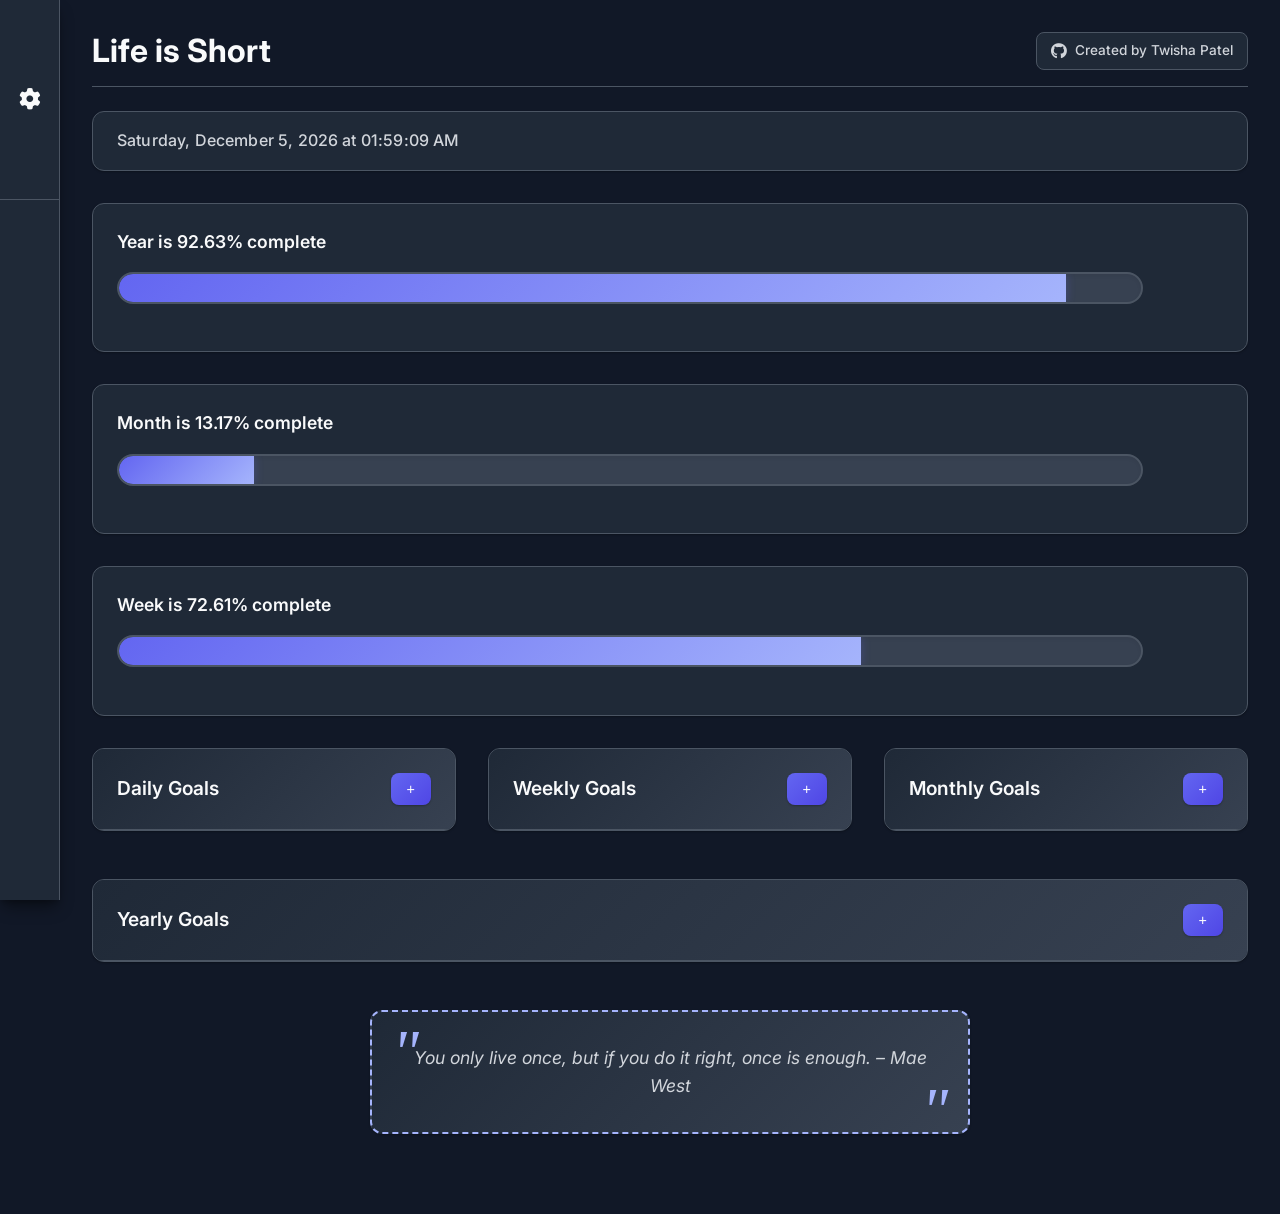
<file: life-is-short-main/index.html>
<!DOCTYPE html>
<html lang="en">
<head>
  <meta charset="UTF-8">
  <title>Life is Short – Progress Tracker</title>
  <meta name="viewport" content="width=device-width, initial-scale=1.0">
  <link rel="icon" href="favicon.png" type="image/png">
  <link rel="stylesheet" href="static/css/style.css?v=17">
  <link rel="preconnect" href="https://fonts.googleapis.com">
  <link rel="preconnect" href="https://fonts.gstatic.com" crossorigin>
  <link href="https://fonts.googleapis.com/css2?family=Inter:wght@400;500;600;700&display=swap" rel="stylesheet">
  <!-- Font Awesome for icons -->
  <link rel="stylesheet" href="https://cdnjs.cloudflare.com/ajax/libs/font-awesome/6.4.0/css/all.min.css">
  <script src="static/js/dev-note.js" defer></script>
</head>
<body>
  <div class="sidebar">
    <div class="sidebar-header">
      <button class="sidebar-toggle" id="sidebar-toggle" title="Toggle sidebar" aria-label="Toggle sidebar">
        <i class="fa-solid fa-gear" aria-hidden="true"></i>
      </button>
    </div>

    <div class="sidebar-content">
      <a href="calendar/" class="sidebar-link" title="Life Calendar" aria-label="Life Calendar">
        <i class="fa-solid fa-calendar"></i>
      </a>
      <a href="notepad/" class="sidebar-link" title="Notepad" aria-label="Notepad">
        <i class="fa-solid fa-book"></i>
      </a>
      <div class="sidebar-bottom" style="margin-top: auto; display: flex; flex-direction: column; align-items: center; width: 100%;">
        <button class="sidebar-link" id="theme-toggle" title="Switch to dark mode" aria-label="Switch to dark mode" aria-pressed="false">
          <i class="fa-solid fa-moon"></i>
        </button>
        <button class="refresh-btn" id="refresh-btn" title="Reset all saved data" aria-label="Reset all saved data" style="margin-top: 0;">
          <i class="fa-solid fa-rotate-left"></i>
        </button>
        <button class="sidebar-link" id="dev-note-btn" title="Developer Note" aria-label="Developer Note" style="margin-top: 1rem; margin-bottom: 0;">
          <i class="fa-solid fa-note-sticky"></i>
        </button>
      </div>
    </div>
  </div>

  <main>
    <header class="site-header">
      <span>Life is Short</span>
      <a class="credit-link" href="https://github.com/twi-exe" target="_blank" rel="noopener noreferrer" title="Original concept and project by Twisha Patel">
        <i class="fa-brands fa-github"></i> Created by Twisha Patel
      </a>
    </header>

    <div class="datetime" id="datetime"></div>

    <div class="progress-group">
      <div class="progress-label" id="progress-label-year">Loading...</div>
      <div class="progress-bar-bg">
        <div class="progress-bar-fill" id="progress-bar-year"></div>
        <span class="progress-badge" id="progress-badge-year"></span>
      </div>
    </div>

    <div class="progress-group">
      <div class="progress-label" id="progress-label-month">Loading...</div>
      <div class="progress-bar-bg">
        <div class="progress-bar-fill" id="progress-bar-month"></div>
        <span class="progress-badge" id="progress-badge-month"></span>
      </div>
    </div>

    <div class="progress-group">
      <div class="progress-label" id="progress-label-week">Loading...</div>
      <div class="progress-bar-bg">
        <div class="progress-bar-fill" id="progress-bar-week"></div>
        <span class="progress-badge" id="progress-badge-week"></span>
      </div>
    </div>

    <div class="goals-container">
      <div class="goals-section">
        <div class="goals-header">
          <h3>Daily Goals</h3>
          <button class="small-btn" onclick="addGoal('daily')">+</button>
        </div>
        <div id="daily-goals-list" class="goals-list"></div>
      </div>

      <div class="goals-section">
        <div class="goals-header">
          <h3>Weekly Goals</h3>
          <button class="small-btn" onclick="addGoal('weekly')">+</button>
        </div>
        <div id="weekly-goals-list" class="goals-list"></div>
      </div>

      <div class="goals-section">
        <div class="goals-header">
          <h3>Monthly Goals</h3>
          <button class="small-btn" onclick="addGoal('monthly')">+</button>
        </div>
        <div id="monthly-goals-list" class="goals-list"></div>
      </div>

      <div class="goals-section yearly-goals">
        <div class="goals-header">
          <h3>Yearly Goals</h3>
          <button class="small-btn" onclick="addGoal('yearly')">+</button>
        </div>
        <div id="yearly-goals-list" class="goals-list"></div>
      </div>
    </div>

    <div class="calendar-container" id="calendar-container" style="display: none;">
      <h1>Life Calendar</h1>
      <p class="calendar-description">
        Each square represents one week of your life. The darker squares show weeks that have passed.
        <br>
        <strong id="weeks-lived">0</strong> weeks lived out of <strong id="total-weeks">0</strong> weeks in a typical lifespan.
      </p>

      <div class="calendar-controls">
        <label for="birthdate">Birth Date:</label>
        <input type="date" id="birthdate" value="1990-01-01">
        <label for="lifespan">Expected Lifespan (years):</label>
        <input type="number" id="lifespan" value="80" min="1" max="120">
        <button id="update-calendar" class="small-btn">Update</button>
      </div>

      <div class="calendar-grid" id="calendar-grid">
        <!-- Calendar weeks will be generated here -->
      </div>

      <div class="calendar-stats">
        <div class="stat-item">
          <div class="stat-number" id="years-lived">0</div>
          <div class="stat-label">Years Lived</div>
        </div>
        <div class="stat-item">
          <div class="stat-number" id="years-remaining">0</div>
          <div class="stat-label">Years Remaining</div>
        </div>
        <div class="stat-item">
          <div class="stat-number" id="percentage-lived">0%</div>
          <div class="stat-label">Life Completed</div>
        </div>
      </div>
    </div>

    <div class="quote" id="quote" title="Click to copy quote">
      "The trouble is, you think you have time." – Jack Kornfield
    </div>
  </main>

    <div class="celebration-toast" id="celebration-toast" role="status" aria-live="polite">Goal archived</div>
    <div class="confetti-layer" id="confetti-layer" aria-hidden="true"></div>

  <!-- Custom dialog for adding goals -->
  <dialog id="add-goal-dialog" class="goal-dialog">
    <form method="dialog" id="add-goal-form">
      <h3 id="dialog-title">Add New Goal</h3>
      <label for="goal-text">Goal Description:</label>
      <input type="text" id="goal-text" required placeholder="Enter your goal...">
      <div class="dialog-buttons">
        <button type="submit" class="dialog-btn primary">Add Goal</button>
        <button type="button" class="dialog-btn secondary" onclick="closeGoalDialog()">Cancel</button>
      </div>
    </form>
  </dialog>

  <script>
    // Show current date/time
    function setDateTime() {
      const now = new Date();
      const options = { weekday: 'long', year: 'numeric', month: 'long', day: 'numeric',
                        hour: '2-digit', minute: '2-digit', second: '2-digit' };
      document.getElementById('datetime').textContent = now.toLocaleString(undefined, options);
    }

    // Calculate year progress
    function getYearProgress() {
      const now = new Date();
      const start = new Date(now.getFullYear(), 0, 1);
      const end = new Date(now.getFullYear() + 1, 0, 1);
      const percent = ((now - start) / (end - start)) * 100;
      return percent;
    }

    // Calculate month progress
    function getMonthProgress() {
      const now = new Date();
      const start = new Date(now.getFullYear(), now.getMonth(), 1);
      const end = new Date(now.getFullYear(), now.getMonth() + 1, 1);
      const percent = ((now - start) / (end - start)) * 100;
      return percent;
    }

    // Calculate week progress (Monday is start of week)
    function getWeekProgress() {
      const now = new Date();
      const day = now.getDay(); // 0 = Sunday
      const daysSinceMonday = (day + 6) % 7;
      const monday = new Date(now);
      monday.setDate(now.getDate() - daysSinceMonday);
      monday.setHours(0,0,0,0);
      const nextMonday = new Date(monday);
      nextMonday.setDate(monday.getDate() + 7);
      const percent = ((now - monday) / (nextMonday - monday)) * 100;
      return percent;
    }

    function setProgress(animated = true) {
      // Year
      const yearPercent = getYearProgress();
      document.getElementById('progress-label-year').textContent =
        `Year is ${yearPercent.toFixed(2)}% complete`;
      const yearBar = document.getElementById('progress-bar-year');
      yearBar.setAttribute('data-tooltip', `${yearPercent.toFixed(2)}%`);
      document.getElementById('progress-badge-year').textContent = `${yearPercent.toFixed(1)}%`;
      if (animated) {
        yearBar.style.width = '0';
        setTimeout(() => { yearBar.style.width = yearPercent + '%'; }, 100);
      } else {
        yearBar.style.width = yearPercent + '%';
      }

      // Month
      const monthPercent = getMonthProgress();
      document.getElementById('progress-label-month').textContent =
        `Month is ${monthPercent.toFixed(2)}% complete`;
      const monthBar = document.getElementById('progress-bar-month');
      monthBar.setAttribute('data-tooltip', `${monthPercent.toFixed(2)}%`);
      document.getElementById('progress-badge-month').textContent = `${monthPercent.toFixed(1)}%`;
      if (animated) {
        monthBar.style.width = '0';
        setTimeout(() => { monthBar.style.width = monthPercent + '%'; }, 100);
      } else {
        monthBar.style.width = monthPercent + '%';
      }

      // Week
      const weekPercent = getWeekProgress();
      document.getElementById('progress-label-week').textContent =
        `Week is ${weekPercent.toFixed(2)}% complete`;
      const weekBar = document.getElementById('progress-bar-week');
      weekBar.setAttribute('data-tooltip', `${weekPercent.toFixed(2)}%`);
      document.getElementById('progress-badge-week').textContent = `${weekPercent.toFixed(1)}%`;
      if (animated) {
        weekBar.style.width = '0';
        setTimeout(() => { weekBar.style.width = weekPercent + '%'; }, 100);
      } else {
        weekBar.style.width = weekPercent + '%';
      }
    }
    // Calculate month progress
    function getMonthProgress() {
      const now = new Date();
      const start = new Date(now.getFullYear(), now.getMonth(), 1);
      const end = new Date(now.getFullYear(), now.getMonth() + 1, 1);
      const percent = ((now - start) / (end - start)) * 100;
      return percent;
    }

    // Calculate week progress (Monday is start of week)
    function getWeekProgress() {
      const now = new Date();
      const day = now.getDay(); // 0 = Sunday
      // Calculate days since Monday
      const daysSinceMonday = (day + 6) % 7;
      const monday = new Date(now);
      monday.setDate(now.getDate() - daysSinceMonday);
      monday.setHours(0,0,0,0);
      const nextMonday = new Date(monday);
      nextMonday.setDate(monday.getDate() + 7);
      const percent = ((now - monday) / (nextMonday - monday)) * 100;
      return percent;
    }

    function setProgress() {
      // Year
      const yearPercent = getYearProgress();
      document.getElementById('progress-label-year').textContent =
        `Year is ${yearPercent.toFixed(2)}% complete`;
      document.getElementById('progress-bar-year').style.width = yearPercent + '%';

      // Month
      const monthPercent = getMonthProgress();
      document.getElementById('progress-label-month').textContent =
        `Month is ${monthPercent.toFixed(2)}% complete`;
      document.getElementById('progress-bar-month').style.width = monthPercent + '%';

      // Week
      const weekPercent = getWeekProgress();
      document.getElementById('progress-label-week').textContent =
        `Week is ${weekPercent.toFixed(2)}% complete`;
      document.getElementById('progress-bar-week').style.width = weekPercent + '%';
    }

    setProgress();

    // Motivational quotes (rotate daily)
    const quotes = [
      "The trouble is, you think you have time. – Jack Kornfield",
      "Don't count the days, make the days count. – Muhammad Ali",
      "Lost time is never found again. – Benjamin Franklin",
      "Do not squander time, for that's the stuff life is made of. – Benjamin Franklin",
      "You only live once, but if you do it right, once is enough. – Mae West"
    ];
    function setDailyQuote() {
      const dayOfYear = Math.floor((new Date() - new Date(new Date().getFullYear(), 0, 0)) / 86400000);
      const quote = quotes[dayOfYear % quotes.length];
      const quoteEl = document.getElementById('quote');
      quoteEl.textContent = quote;
      quoteEl.classList.remove('copied');
    }

    // Reset all locally saved goals, preferences, and calendar data.
    document.getElementById('refresh-btn').onclick = function() {
      const shouldReset = confirm('This will erase all saved goals, calendar data, and preferences. Continue?');
      if (shouldReset) {
        localStorage.clear();
        window.location.reload();
      }
    };

    // Quote copy interaction
    document.getElementById('quote').onclick = function() {
      const quoteText = this.textContent;
      navigator.clipboard.writeText(quoteText).then(() => {
        this.classList.add('copied');
        this.textContent = "Copied!";
        setTimeout(() => {
          setDailyQuote();
        }, 900);
      });
    };

    // Remove these blocks from your script section:

    /* Remove this entire function
    function updateRemaining() {
      const now = new Date();
      
      // Year remaining
      const yearEnd = new Date(now.getFullYear(), 11, 31, 23, 59, 59);
      const daysInYear = Math.ceil((yearEnd - now) / (1000 * 60 * 60 * 24));
      document.getElementById('days-year').textContent = daysInYear;
      
      // Month remaining
      const monthEnd = new Date(now.getFullYear(), now.getMonth() + 1, 0, 23, 59, 59);
      const daysInMonth = Math.ceil((monthEnd - now) / (1000 * 60 * 60 * 24));
      document.getElementById('days-month').textContent = daysInMonth;
      
      // Week remaining (until Sunday)
      const daysUntilSunday = 7 - now.getDay();
      const weekEnd = new Date(now);
      weekEnd.setDate(now.getDate() + daysUntilSunday);
      weekEnd.setHours(23, 59, 59, 999);
      const daysInWeek = Math.ceil((weekEnd - now) / (1000 * 60 * 60 * 24));
      document.getElementById('days-week').textContent = daysInWeek;
    }
    */

    /* Remove these lines from the initialization section
    updateRemaining();
    setInterval(updateRemaining, 60000);
    */

    // Add this function before initializeGoals()
    function formatDate(dateString) {
      const date = new Date(dateString);
      return date.toLocaleDateString(undefined, { 
        month: 'short', 
        day: 'numeric',
        hour: '2-digit',
        minute: '2-digit'
      });
    }

    // Goals management
    let goals = [];
    let currentGoalType = '';
    let currentGoalId = null;

    function loadGoals() {
      goals = JSON.parse(localStorage.getItem('goals') || '[]');
      renderAllGoals();
    }

    function saveGoals() {
      localStorage.setItem('goals', JSON.stringify(goals));
    }

    function renderAllGoals() {
      const goalsByType = { daily: [], weekly: [], monthly: [], yearly: [] };
      goals.forEach(goal => {
        if (goalsByType[goal.goal_type]) {
          goalsByType[goal.goal_type].push(goal);
        }
      });
      Object.keys(goalsByType).forEach(type => {
        renderGoalsList(type, goalsByType[type]);
      });
    }

    function initThemeToggle() {
      const toggle = document.getElementById('theme-toggle');
      const savedTheme = localStorage.getItem('theme') || 'dark';

      function applyTheme(theme) {
        const isDark = theme === 'dark';
        document.documentElement.dataset.theme = theme;
        toggle.setAttribute('aria-pressed', isDark);
        toggle.setAttribute('title', isDark ? 'Switch to light mode' : 'Switch to dark mode');
        toggle.setAttribute('aria-label', isDark ? 'Switch to light mode' : 'Switch to dark mode');
        toggle.innerHTML = `<i class="fa-solid fa-${isDark ? 'sun' : 'moon'}"></i>`;
      }

      applyTheme(savedTheme);
      toggle.addEventListener('click', () => {
        const nextTheme = document.documentElement.dataset.theme === 'dark' ? 'light' : 'dark';
        localStorage.setItem('theme', nextTheme);
        applyTheme(nextTheme);
      });
    }

    function addGoal(type) {
      currentGoalType = type;
      currentGoalId = null;
      document.getElementById('dialog-title').textContent = `Add New ${type.charAt(0).toUpperCase() + type.slice(1)} Goal`;
      document.getElementById('goal-text').value = '';
      document.querySelector('#add-goal-form .primary').textContent = 'Add Goal';
      document.getElementById('add-goal-dialog').showModal();
    }

    function createGoal(text, type) {
      const newGoal = {
        id: Date.now(),
        text: text,
        goal_type: type,
        done: false,
        created: new Date().toISOString()
      };
      goals.push(newGoal);
      saveGoals();
      loadGoals();
    }

    function editGoal(id) {
      const goal = goals.find(item => item.id === id);
      if (!goal) return;

      currentGoalId = id;
      currentGoalType = goal.goal_type;
      document.getElementById('dialog-title').textContent = 'Edit Goal';
      document.getElementById('goal-text').value = goal.text;
      document.querySelector('#add-goal-form .primary').textContent = 'Save Changes';
      document.getElementById('add-goal-dialog').showModal();
    }

    function moveGoal(id, direction) {
      const goalIndex = goals.findIndex(goal => goal.id === id);
      const goal = goals[goalIndex];
      if (!goal) return;

      const sameTypeIndexes = goals
        .map((item, index) => item.goal_type === goal.goal_type ? index : -1)
        .filter(index => index !== -1);
      const position = sameTypeIndexes.indexOf(goalIndex);
      const targetPosition = position + direction;
      if (targetPosition < 0 || targetPosition >= sameTypeIndexes.length) return;

      const targetIndex = sameTypeIndexes[targetPosition];
      [goals[goalIndex], goals[targetIndex]] = [goals[targetIndex], goals[goalIndex]];
      saveGoals();
      loadGoals();
    }

    function renderGoalsList(type, goals) {
      const list = document.getElementById(`${type}-goals-list`);

      list.innerHTML = goals.map((goal, index) => `
        <div class="goal-item ${goal.done ? 'completed' : ''}" data-id="${goal.id}">
          <span class="goal-number">${index + 1}</span>
          <input type="checkbox" class="goal-checkbox"
            ${goal.done ? 'checked' : ''}
            onchange="toggleGoal(${goal.id})">
          <span class="goal-text">${goal.text}</span>
          <span class="goal-date">${formatDate(goal.created)}</span>
          <div class="goal-actions">
            <button class="goal-btn move-btn" title="Move goal up" aria-label="Move goal up" onclick="moveGoal(${goal.id}, -1)" ${index === 0 ? 'disabled' : ''}><i class="fa-solid fa-arrow-up"></i></button>
            <button class="goal-btn move-btn" title="Move goal down" aria-label="Move goal down" onclick="moveGoal(${goal.id}, 1)" ${index === goals.length - 1 ? 'disabled' : ''}><i class="fa-solid fa-arrow-down"></i></button>
            <button class="goal-btn" title="Edit goal" aria-label="Edit goal" onclick="editGoal(${goal.id})"><i class="fa-solid fa-pen"></i></button>
            <button class="goal-btn" title="Delete goal" aria-label="Delete goal" onclick="deleteGoal(${goal.id})">×</button>
          </div>
        </div>
      `).join('');
    }

    function toggleGoal(id) {
      const goal = goals.find(g => g.id === id);
      if (goal) {
        goal.done = !goal.done;
        saveGoals();
        loadGoals();
        if (goal.done) celebrateGoal();
      }
    }

    function celebrateGoal() {
      const toast = document.getElementById('celebration-toast');
      const confettiLayer = document.getElementById('confetti-layer');
      toast.classList.remove('visible');
      confettiLayer.innerHTML = '';
      void toast.offsetWidth;
      toast.classList.add('visible');

      if (!window.matchMedia('(prefers-reduced-motion: reduce)').matches) {
        const colors = ['#6366f1', '#06b6d4', '#f59e0b', '#10b981', '#ef4444'];
        for (let index = 0; index < 72; index++) {
          const piece = document.createElement('span');
          const origin = index % 3;
          const fromTop = origin === 2;
          piece.className = `confetti-piece ${fromTop ? 'from-top' : 'from-corner'}`;
          piece.style.setProperty('--confetti-color', colors[index % colors.length]);
          piece.style.setProperty('--confetti-x', fromTop
            ? `${Math.random() * 96 + 2}vw`
            : `${origin === 0 ? Math.random() * 18 + 2 : Math.random() * 18 + 80}vw`);
          piece.style.setProperty('--confetti-y', fromTop
            ? `${Math.random() * 8 + 1}vh`
            : `${Math.random() * 8 + 88}vh`);
          piece.style.setProperty('--confetti-drift-x', fromTop
            ? `${(Math.random() - 0.5) * 35}vw`
            : `${origin === 0 ? Math.random() * 55 + 10 : -(Math.random() * 55 + 10)}vw`);
          piece.style.setProperty('--confetti-drift-y', fromTop ? '72vh' : '-58vh');
          piece.style.setProperty('--confetti-delay', `${Math.random() * 320}ms`);
          piece.style.setProperty('--confetti-rotation', `${Math.random() * 360}deg`);
          confettiLayer.appendChild(piece);
        }
      }

      setTimeout(() => {
        toast.classList.remove('visible');
        confettiLayer.innerHTML = '';
      }, 1800);
    }

    function deleteGoal(id) {
      if (confirm('Delete this goal?')) {
        goals = goals.filter(g => g.id !== id);
        saveGoals();
        loadGoals();
      }
    }

    // Sidebar toggle functionality
    function initSidebarToggle() {
      const sidebar = document.querySelector('.sidebar');
      const toggleBtn = document.getElementById('sidebar-toggle');
      const main = document.querySelector('main');

      // Sidebar always starts collapsed on every load; it no longer
      // remembers or restores a previously expanded state.
      toggleBtn.addEventListener('click', () => {
        sidebar.classList.toggle('expanded');
        main.classList.toggle('expanded');
      });
    }

    // Goal dialog functionality
    function closeGoalDialog() {
      document.getElementById('add-goal-dialog').close();
    }

    document.getElementById('add-goal-form').addEventListener('submit', function(e) {
      e.preventDefault();
      const goalText = document.getElementById('goal-text').value.trim();
      if (goalText) {
        if (currentGoalId === null) {
          createGoal(goalText, currentGoalType);
        } else {
          const goal = goals.find(item => item.id === currentGoalId);
          if (goal) goal.text = goalText;
          saveGoals();
          loadGoals();
        }
        closeGoalDialog();
      }
    });

    // Calendar functionality
    function toggleCalendar() {
      const calendar = document.getElementById('calendar-container');
      const isVisible = calendar.style.display !== 'none';
      calendar.style.display = isVisible ? 'none' : 'block';
      if (!isVisible) {
        // Initialize calendar if showing
        const birthdate = document.getElementById('birthdate').value;
        const lifespan = parseInt(document.getElementById('lifespan').value);
        generateCalendar(birthdate, lifespan);
      }
    }

    function generateCalendar(birthDate, lifespanYears) {
      const grid = document.getElementById('calendar-grid');
      const now = new Date();
      const birth = new Date(birthDate);

      // Clear existing grid
      grid.innerHTML = '';

      let totalWeeksLived = 0;

      // Create rows for each year of life
      for (let year = 0; year < lifespanYears; year++) {
        const yearStart = new Date(birth);
        yearStart.setFullYear(birth.getFullYear() + year);

        const yearEnd = new Date(birth);
        yearEnd.setFullYear(birth.getFullYear() + year + 1);

        // Calculate weeks in this year
        const weeksInYear = Math.round((yearEnd - yearStart) / (1000 * 60 * 60 * 24 * 7));

        // Create year container
        const yearContainer = document.createElement('div');
        yearContainer.className = 'calendar-year';

        // Create week elements for this year
        for (let week = 0; week < weeksInYear; week++) {
          const weekStart = new Date(yearStart);
          weekStart.setDate(yearStart.getDate() + (week * 7));

          const weekEnd = new Date(weekStart);
          weekEnd.setDate(weekStart.getDate() + 7);

          const weekElement = document.createElement('div');
          weekElement.className = 'calendar-week';

          // Check if this week has been lived
          if (weekEnd <= now) {
            weekElement.classList.add('lived');
            totalWeeksLived++;
          } else if (weekStart <= now && now < weekEnd) {
            weekElement.classList.add('current');
            totalWeeksLived++;
          } else {
            weekElement.classList.add('remaining');
          }

          yearContainer.appendChild(weekElement);
        }

        grid.appendChild(yearContainer);
      }

      // Calculate total possible weeks
      const lifespanEnd = new Date(birth);
      lifespanEnd.setFullYear(birth.getFullYear() + lifespanYears);
      const totalWeeks = Math.round((lifespanEnd - birth) / (1000 * 60 * 60 * 24 * 7));

      // Update stats
      const yearsLived = Math.floor(totalWeeksLived / 52.14); // Approximate
      const yearsRemaining = lifespanYears - yearsLived;
      const percentageLived = ((totalWeeksLived / totalWeeks) * 100).toFixed(1);

      document.getElementById('weeks-lived').textContent = totalWeeksLived.toLocaleString();
      document.getElementById('total-weeks').textContent = totalWeeks.toLocaleString();
      document.getElementById('years-lived').textContent = yearsLived;
      document.getElementById('years-remaining').textContent = yearsRemaining;
      document.getElementById('percentage-lived').textContent = percentageLived + '%';
    }

    // Event listener for calendar update
    document.getElementById('update-calendar').addEventListener('click', function() {
      const birthdate = document.getElementById('birthdate').value;
      const lifespan = parseInt(document.getElementById('lifespan').value);
      generateCalendar(birthdate, lifespan);
    });

    // Initial setup
    initSidebarToggle();
    initThemeToggle();
    setDateTime();
    setProgress(false);
    setDailyQuote();
    loadGoals();
  </script>
</body>
</html>
</file>
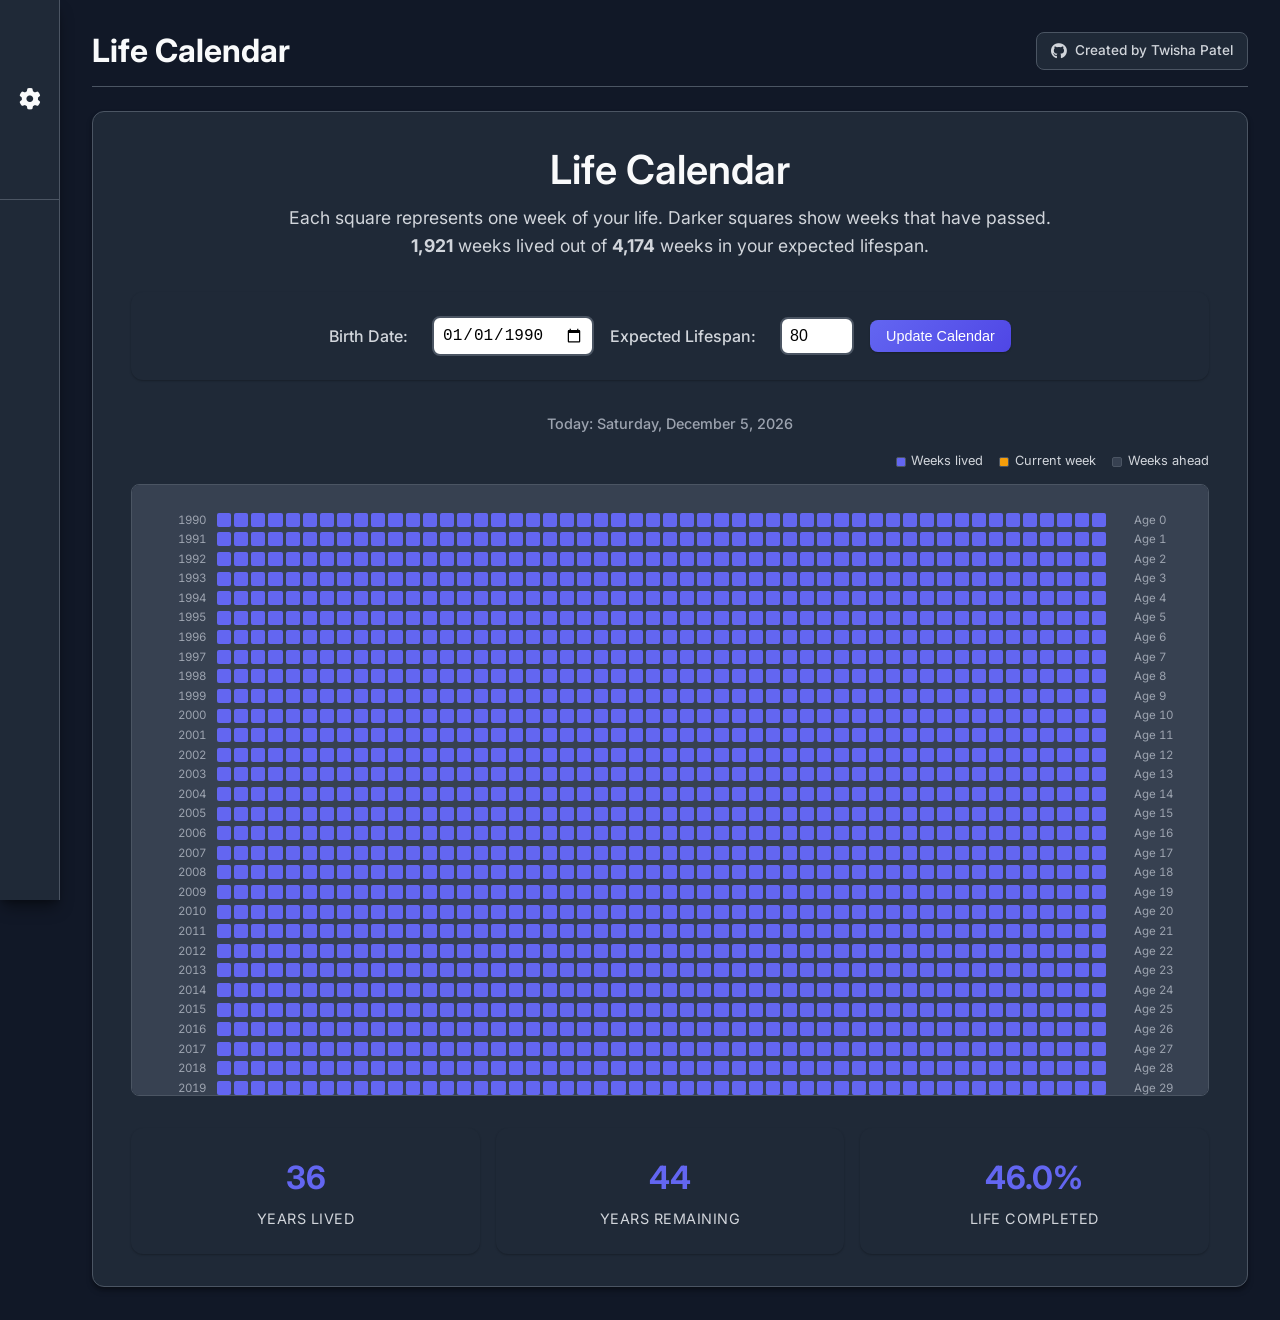
<file: life-is-short-main/calendar/index.html>
<!DOCTYPE html>
<html lang="en">
<head>
  <meta charset="UTF-8">
  <title>Life Calendar - Life is Short</title>
  <meta name="viewport" content="width=device-width, initial-scale=1.0">
  <link rel="icon" href="../favicon.png" type="image/png">
  <link rel="stylesheet" href="../static/css/style.css?v=17">
  <link rel="preconnect" href="https://fonts.googleapis.com">
  <link rel="preconnect" href="https://fonts.gstatic.com" crossorigin>
  <link href="https://fonts.googleapis.com/css2?family=Inter:wght@400;500;600;700&display=swap" rel="stylesheet">
  <link rel="stylesheet" href="https://cdnjs.cloudflare.com/ajax/libs/font-awesome/6.4.0/css/all.min.css">
  <script src="../static/js/dev-note.js" defer></script>
</head>
<body>
  <div class="sidebar">
    <div class="sidebar-header"><button class="sidebar-toggle" id="sidebar-toggle" title="Toggle sidebar" aria-label="Toggle sidebar"><i class="fa-solid fa-gear" aria-hidden="true"></i></button></div>
    <div class="sidebar-content">
      <a href="../index.html" class="sidebar-link" title="Home" aria-label="Home"><i class="fa-solid fa-house"></i></a>
      <a href="../notepad/" class="sidebar-link" title="Notepad" aria-label="Notepad"><i class="fa-solid fa-book"></i></a>

      <div class="sidebar-bottom" style="margin-top: auto; display: flex; flex-direction: column; align-items: center; width: 100%;">
        <button class="sidebar-link" id="theme-toggle" title="Switch to light mode" aria-label="Switch to light mode" aria-pressed="true"><i class="fa-solid fa-sun"></i></button>
        <button class="refresh-btn" id="refresh-btn" title="Reset all saved data" aria-label="Reset all saved data" style="margin-top: 0;"><i class="fa-solid fa-rotate-left"></i></button>
        <button class="sidebar-link" id="dev-note-btn" title="Developer Note" aria-label="Developer Note" style="margin-top: 1rem; margin-bottom: 0;"><i class="fa-solid fa-note-sticky"></i></button>
      </div>
    </div>
  </div>
  <main>
    <header class="site-header">
      <span>Life Calendar</span>
      <a class="credit-link" href="https://github.com/twi-exe" target="_blank" rel="noopener noreferrer" title="Original concept and project by Twisha Patel">
        <i class="fa-brands fa-github"></i> Created by Twisha Patel
      </a>
    </header>
    <section class="calendar-container">
      <h1>Life Calendar</h1>
      <p class="calendar-description">Each square represents one week of your life. Darker squares show weeks that have passed.<br><strong id="weeks-lived">0</strong> weeks lived out of <strong id="total-weeks">0</strong> weeks in your expected lifespan.</p>
      <div class="calendar-controls">
        <label for="birthdate">Birth Date:</label><input type="date" id="birthdate">
        <label for="lifespan">Expected Lifespan:</label><input type="number" id="lifespan" min="1" max="120">
        <button id="update-calendar" class="small-btn">Update Calendar</button>
      </div>
      <div id="today-date-display" style="text-align: center; color: var(--text-muted); margin-bottom: 1rem; font-weight: 500; font-size: 0.9rem;"></div>
      <div class="calendar-legend" aria-label="Calendar legend">
        <span><i class="legend-swatch lived"></i> Weeks lived</span>
        <span><i class="legend-swatch current"></i> Current week</span>
        <span><i class="legend-swatch remaining"></i> Weeks ahead</span>
      </div>
      <div class="calendar-grid" id="calendar-grid"></div>
      <div class="calendar-stats">
        <div class="stat-item"><div class="stat-number" id="years-lived">0</div><div class="stat-label">Years Lived</div></div>
        <div class="stat-item"><div class="stat-number" id="years-remaining">0</div><div class="stat-label">Years Remaining</div></div>
        <div class="stat-item"><div class="stat-number" id="percentage-lived">0%</div><div class="stat-label">Life Completed</div></div>
      </div>
    </section>
  </main>
  <script>
    const birthdateInput = document.getElementById('birthdate');
    const lifespanInput = document.getElementById('lifespan');
    birthdateInput.value = localStorage.getItem('calendarBirthdate') || '1990-01-01';
    lifespanInput.value = localStorage.getItem('calendarLifespan') || '80';

    function applyTheme(theme) {
      const dark = theme === 'dark';
      document.documentElement.dataset.theme = dark ? 'dark' : 'light';
      const toggle = document.getElementById('theme-toggle');
      toggle.setAttribute('aria-pressed', String(dark));
      toggle.setAttribute('aria-label', dark ? 'Switch to light mode' : 'Switch to dark mode');
      toggle.title = dark ? 'Switch to light mode' : 'Switch to dark mode';
      toggle.innerHTML = `<i class="fa-solid fa-${dark ? 'sun' : 'moon'}"></i>`;
    }
    applyTheme(localStorage.getItem('theme') || 'dark');
    document.getElementById('theme-toggle').addEventListener('click', () => {
      const theme = document.documentElement.dataset.theme === 'dark' ? 'light' : 'dark';
      localStorage.setItem('theme', theme);
      applyTheme(theme);
    });
    document.getElementById('refresh-btn').addEventListener('click', () => {
      const shouldReset = confirm('This will erase all saved goals, calendar data, and preferences. Continue?');
      if (shouldReset) {
        localStorage.clear();
        window.location.reload();
      }
    });
    const sidebar = document.querySelector('.sidebar');
    const main = document.querySelector('main');
    // Sidebar always starts collapsed on every load; it no longer remembers a previous state.
    document.getElementById('sidebar-toggle').addEventListener('click', () => {
      sidebar.classList.toggle('expanded'); main.classList.toggle('expanded');
    });

    function generateCalendar() {
      const birth = new Date(`${birthdateInput.value}T00:00:00`);
      const lifespan = Number(lifespanInput.value);
      const grid = document.getElementById('calendar-grid');
      const now = new Date();
      grid.innerHTML = '';
      let livedWeeks = 0;
      
      document.getElementById('today-date-display').textContent = `Today: ${now.toLocaleDateString(undefined, { weekday: 'long', year: 'numeric', month: 'long', day: 'numeric' })}`;

      // Rows are aligned to real calendar years (Jan 1 - Dec 31) so that "today"
      // always falls under the row labeled with the actual current year, instead
      // of a row based on the birthday anniversary (which could be off by one
      // year if the birthday hasn't occurred yet this year).
      const birthYear = birth.getFullYear();
      for (let age = 0; age < lifespan; age++) {
        const calendarYear = birthYear + age;
        const start = new Date(calendarYear, 0, 1);
        const end = new Date(calendarYear + 1, 0, 1);
        const row = document.createElement('div'); row.className = 'calendar-year';
        const label = document.createElement('span');
        label.className = 'calendar-year-label';
        label.textContent = calendarYear;
        row.appendChild(label);
        const weeks = Math.round((end - start) / 604800000);
        for (let week = 0; week < weeks; week++) {
          const weekStart = new Date(start); weekStart.setDate(start.getDate() + week * 7);
          const weekEnd = new Date(weekStart); weekEnd.setDate(weekStart.getDate() + 7);
          const square = document.createElement('div'); square.className = 'calendar-week';
          if (weekEnd <= birth) {
            // Weeks before the person was born: keep as an invisible spacer
            // so week columns still line up across rows.
            square.classList.add('remaining');
            square.style.visibility = 'hidden';
          } else if (weekEnd <= now) { square.classList.add('lived'); livedWeeks++; }
          else if (weekStart <= now && now < weekEnd) { square.classList.add('current'); livedWeeks++; }
          else square.classList.add('remaining');
          row.appendChild(square);
        }
        const rightLabel = document.createElement('span');
        rightLabel.className = 'calendar-age-label';
        rightLabel.textContent = 'Age ' + age;
        row.appendChild(rightLabel);
        grid.appendChild(row);
      }
      const lifeEnd = new Date(birth); lifeEnd.setFullYear(birth.getFullYear() + lifespan);
      const totalWeeks = Math.round((lifeEnd - birth) / 604800000);
      const yearsLived = Math.min(lifespan, Math.floor(livedWeeks / 52.14));
      document.getElementById('weeks-lived').textContent = livedWeeks.toLocaleString();
      document.getElementById('total-weeks').textContent = totalWeeks.toLocaleString();
      document.getElementById('years-lived').textContent = yearsLived;
      document.getElementById('years-remaining').textContent = Math.max(0, lifespan - yearsLived);
      document.getElementById('percentage-lived').textContent = `${Math.min(100, livedWeeks / totalWeeks * 100).toFixed(1)}%`;
    }
    document.getElementById('update-calendar').addEventListener('click', () => {
      localStorage.setItem('calendarBirthdate', birthdateInput.value);
      localStorage.setItem('calendarLifespan', lifespanInput.value);
      generateCalendar();
    });
    generateCalendar();
  </script>
</body>
</html>
</file>
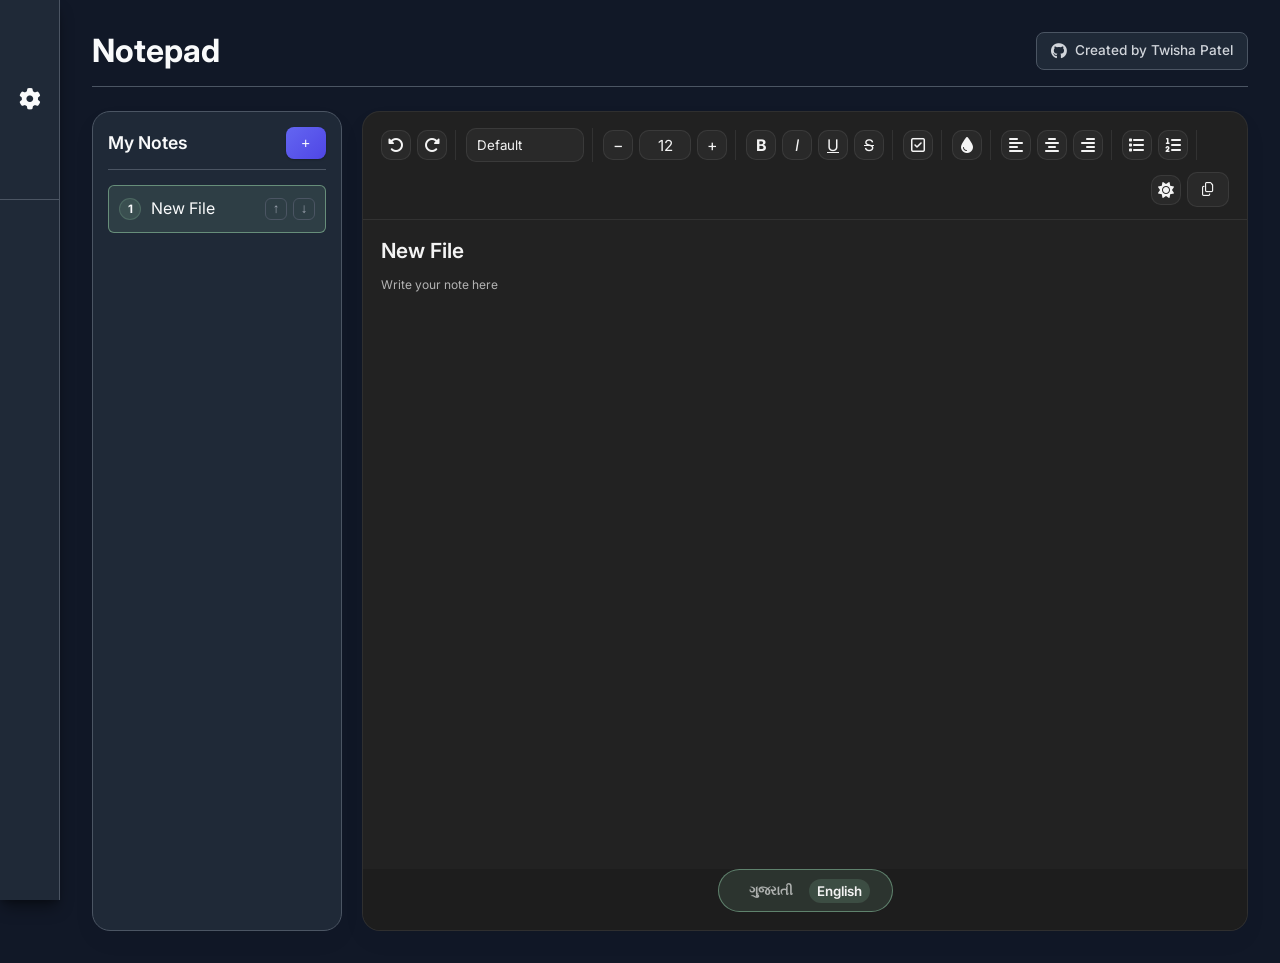
<file: life-is-short-main/notepad/index.html>
<!DOCTYPE html>
<html lang="en">

<head>
  <meta charset="UTF-8">
  <title>Notepad - Life is Short</title>
  <meta name="viewport" content="width=device-width, initial-scale=1.0">
  <link rel="icon" href="../favicon.png" type="image/png">
  <link rel="stylesheet" href="../static/css/style.css?v=17">
  <link rel="preconnect" href="https://fonts.googleapis.com">
  <link rel="preconnect" href="https://fonts.gstatic.com" crossorigin>
  <link href="https://fonts.googleapis.com/css2?family=Inter:wght@400;500;600;700&display=swap" rel="stylesheet">
  <link href="https://fonts.googleapis.com/css2?family=Noto+Sans+Gujarati:wght@400;500;600;700&display=swap"
    rel="stylesheet">
  <link rel="stylesheet" href="https://cdnjs.cloudflare.com/ajax/libs/font-awesome/6.4.0/css/all.min.css">
  <script src="../static/js/dev-note.js" defer></script>
  <style>
    .notepad-container {
      display: flex;
      height: calc(100vh - 80px);
      gap: 20px;
      margin-top: 20px;
    }

    .notepad-sidebar {
      width: 250px;
      background-color: var(--surface-color);
      border-radius: 18px;
      padding: 15px;
      display: flex;
      flex-direction: column;
      border: 1px solid var(--border-color);
      box-shadow: 0 10px 25px rgba(0, 0, 0, 0.04);
    }

    .notepad-header {
      display: flex;
      justify-content: space-between;
      align-items: center;
      margin-bottom: 15px;
      padding-bottom: 10px;
      border-bottom: 1px solid var(--border-color);
    }

    .notepad-header h3 {
      margin: 0;
      font-size: 1.1rem;
    }

    .notes-list {
      flex: 1;
      overflow-y: auto;
      display: flex;
      flex-direction: column;
      gap: 8px;
    }

    .note-item {
      padding: 10px;
      border-radius: var(--radius-sm);
      cursor: pointer;
      background-color: transparent;
      border: 1px solid transparent;
      transition: all var(--transition-speed);
      display: flex;
      justify-content: space-between;
      align-items: center;
    }

    .note-item:hover {
      background-color: var(--surface-hover);
    }

    .note-item.active {
      background-color: rgba(118, 163, 136, 0.18);
      border-color: rgba(118, 163, 136, 0.8);
    }

    .note-item-title {
      white-space: nowrap;
      overflow: hidden;
      text-overflow: ellipsis;
      flex: 1;
    }

    .delete-note-btn {
      background: none;
      border: none;
      color: var(--text-muted);
      cursor: pointer;
      padding: 4px;
      display: none;
    }

    .note-item:hover .delete-note-btn {
      display: block;
    }

    .delete-note-btn:hover {
      color: var(--danger-color);
    }

    .notepad-editor {
      --editor-bg: #f8f8f8;
      --editor-surface: #f3f3f3;
      --editor-toolbar-bg: rgba(255, 255, 255, 0.2);
      --editor-text: #1a1a1a;
      --editor-muted: #727272;
      --editor-border: rgba(0, 0, 0, 0.08);
      --editor-accent: #8db39b;
      --editor-button-bg: rgba(255, 255, 255, 0.58);
      --editor-button-hover: rgba(0, 0, 0, 0.04);
      flex: 1;
      min-height: 0;
      display: flex;
      flex-direction: column;
      background-color: var(--editor-bg);
      border-radius: 18px;
      border: 1px solid var(--editor-border);
      box-shadow: 0 10px 25px rgba(0, 0, 0, 0.04);
      overflow: hidden;
    }

    .notepad-editor.dark-theme {
      --editor-bg: #1d1d1d;
      --editor-surface: #222222;
      --editor-toolbar-bg: rgba(255, 255, 255, 0.02);
      --editor-text: #f4f4f4;
      --editor-muted: #b3b3b3;
      --editor-border: rgba(255, 255, 255, 0.08);
      --editor-accent: #a2d0b0;
      --editor-button-bg: rgba(255, 255, 255, 0.04);
      --editor-button-hover: rgba(255, 255, 255, 0.08);
    }

    .editor-toolbar {
      display: flex;
      flex-wrap: wrap;
      align-items: center;
      gap: 10px;
      flex-shrink: 0;
      border-bottom: 1px solid var(--editor-border);
      padding: 16px 18px 12px;
      background: var(--editor-toolbar-bg);
    }

    .tool-group-right {
      margin-left: auto;
    }

    .tool-group {
      display: flex;
      align-items: center;
      gap: 6px;
      padding-right: 8px;
      border-right: 1px solid var(--editor-border);
    }

    .tool-group:last-child {
      border-right: none;
      padding-right: 0;
    }

    .tool-select,
    .tool-btn,
    .action-btn,
    .lang-switch,
    .theme-toggle,
    .font-size-btn,
    .color-panel input[type="color"],
    .font-size-input {
      background: transparent;
      border: 1px solid transparent;
      color: var(--editor-text);
      border-radius: 10px;
      cursor: pointer;
      transition: all var(--transition-speed);
      font-family: 'Inter', sans-serif;
    }

    .tool-select {
      min-width: 118px;
      padding: 8px 10px;
      border-color: var(--editor-border);
      background: var(--editor-button-bg);
      color: var(--editor-text);
      appearance: none;
      -webkit-appearance: none;
      -moz-appearance: none;
      outline: none;
    }

    .tool-select option {
      background: var(--editor-surface);
      color: var(--editor-text);
    }

    .tool-btn,
    .theme-toggle,
    .font-size-btn {
      width: 30px;
      height: 30px;
      padding: 0;
      font-size: 1rem;
      background: var(--editor-button-bg);
      border-color: var(--editor-border);
      display: inline-flex;
      align-items: center;
      justify-content: center;
    }

    .tool-btn:hover,
    .action-btn:hover,
    .lang-switch:hover,
    .theme-toggle:hover,
    .font-size-btn:hover,
    .color-panel:hover {
      background-color: var(--editor-button-hover);
      border-color: var(--editor-border);
    }

    .doc-surface {
      flex: 1;
      min-height: 0;
      display: flex;
      flex-direction: column;
      padding: 10px 18px 18px;
      background: var(--editor-surface);
      overflow: hidden;
    }

    .editor-title {
      background: transparent;
      border: none;
      font-size: 1.3rem;
      font-weight: 600;
      color: var(--editor-text);
      padding: 8px 0 12px;
      font-family: 'Inter', sans-serif;
    }

    .editor-title:focus {
      outline: none;
    }

    .editor-content {
      flex: 1;
      min-height: 0;
      background: transparent;
      border: none;
      resize: none;
      font-size: 1.1rem;
      color: var(--editor-text);
      font-family: 'Noto Sans Gujarati', 'Inter', sans-serif;
      line-height: 1.7;
      outline: none;
      overflow-y: auto;
      white-space: pre-wrap;
    }

    .editor-content:empty:before {
      content: attr(data-placeholder);
      color: var(--editor-muted);
    }

    .doc-actions {
      display: flex;
      justify-content: center;
      align-items: center;
      gap: 12px;
      padding: 0 18px 18px;
      flex-wrap: wrap;
      flex-shrink: 0;
      background: var(--editor-bg);
    }

    .lang-switch {
      display: inline-flex;
      align-items: center;
      justify-content: center;
      gap: 8px;
      min-width: 175px;
      padding: 8px 14px;
      border-radius: 999px;
      background: rgba(118, 163, 136, 0.18);
      border-color: rgba(118, 163, 136, 0.7);
      font-weight: 600;
    }

    .lang-switch .lang-option {
      opacity: 0.65;
      padding: 4px 8px;
      border-radius: 999px;
      transition: opacity var(--transition-speed), background var(--transition-speed);
    }

    .lang-switch .lang-option.active {
      opacity: 1;
      background: rgba(118, 163, 136, 0.22);
    }

    .action-cluster {
      display: flex;
      align-items: center;
      gap: 8px;
      flex-wrap: wrap;
    }

    .action-btn {
      border-color: var(--editor-border);
      padding: 10px 14px;
      background: var(--editor-button-bg);
      display: inline-flex;
      align-items: center;
      gap: 8px;
    }

    /* Checklist / checkbox inside the editor */
    .editor-check-item {
      display: flex;
      align-items: flex-start;
      gap: 9px;
      margin: 2px 0;
      padding: 0;
      line-height: 1.7;
      min-height: 1.7em;
      width: 100%;
    }

    .editor-check-item input[type="checkbox"] {
      width: 17px;
      height: 17px;
      margin: 5px 0 0 2px;
      cursor: pointer;
      accent-color: #188038;
      flex: 0 0 auto;
    }

    .editor-check-item .checkbox-text {
      min-width: 2px;
      flex: 1;
      outline: none;
    }

    .editor-check-item input[type="checkbox"]:checked + .checkbox-text {
      text-decoration: line-through;
      opacity: 0.65;
    }

    .editor-normal-line {
      min-height: 1.7em;
      line-height: 1.7;
      width: 100%;
    }

    /* Google-Docs-style text color palette */
    .color-tool-group {
      position: relative;
    }

    .text-color-palette {
      position: absolute;
      top: calc(100% + 8px);
      left: 0;
      width: 360px;
      padding: 12px 12px 14px;
      background: var(--editor-surface);
      border: 1px solid var(--editor-border);
      border-radius: 8px;
      box-shadow: 0 8px 24px rgba(0, 0, 0, 0.18);
      z-index: 1000;
      display: none;
    }

    .text-color-palette.open {
      display: block;
    }

    .palette-none {
      width: 100%;
      display: flex;
      align-items: center;
      gap: 10px;
      padding: 4px 6px 10px;
      margin: 0 0 8px;
      background: transparent;
      border: 0;
      border-bottom: 1px solid var(--editor-border);
      color: var(--editor-text);
      font-size: 0.95rem;
      text-align: left;
      cursor: pointer;
    }

    .palette-none:hover {
      background: var(--editor-button-hover);
    }

    .none-icon {
      width: 30px;
      height: 30px;
      border-radius: 50%;
      display: inline-flex;
      align-items: center;
      justify-content: center;
      color: #555;
      font-size: 1rem;
      background: #fff;
      border: 1px solid #ddd;
    }

    .palette-grid {
      display: grid;
      grid-template-columns: repeat(10, 1fr);
      gap: 5px;
    }

    .palette-swatch,
    .custom-color-swatch,
    .custom-color-add {
      width: 30px;
      height: 30px;
      border-radius: 50%;
      border: 1px solid rgba(0, 0, 0, 0.12);
      padding: 0;
      cursor: pointer;
      box-sizing: border-box;
      transition: transform 0.12s ease, box-shadow 0.12s ease;
    }

    .palette-swatch:hover,
    .custom-color-swatch:hover,
    .custom-color-add:hover {
      transform: scale(1.08);
      box-shadow: 0 0 0 2px var(--editor-surface), 0 0 0 3px var(--editor-accent);
    }

    .palette-swatch.white {
      border-color: rgba(0, 0, 0, 0.25);
    }

    .palette-custom-label {
      margin: 14px 0 8px 4px;
      color: var(--editor-text);
      font-size: 0.78rem;
      font-weight: 600;
      letter-spacing: 0.08em;
    }

    .palette-custom {
      display: flex;
      align-items: center;
      gap: 10px;
      padding-left: 4px;
      position: relative;
    }

    .custom-color-add {
      background: var(--editor-surface);
      color: var(--editor-text);
      border: 2px solid #666;
      font-size: 25px;
      font-weight: 400;
      line-height: 26px;
    }

    .palette-custom input[type="color"] {
      position: absolute;
      width: 1px;
      height: 1px;
      opacity: 0;
      pointer-events: none;
    }

    @media (max-width: 520px) {
      .text-color-palette {
        width: min(360px, calc(100vw - 30px));
        left: -60px;
      }

      .palette-swatch,
      .custom-color-swatch,
      .custom-color-add {
        width: 28px;
        height: 28px;
      }
    }

    .color-panel {
      display: inline-flex;
      align-items: center;
      gap: 8px;
      border: 1px solid var(--editor-border);
      border-radius: 10px;
      background: var(--editor-button-bg);
      padding: 6px 10px;
      color: var(--editor-text);
    }

    .color-panel label {
      display: inline-flex;
      align-items: center;
      gap: 6px;
      font-size: 0.9rem;
    }

    .color-panel input[type="color"] {
      width: 28px;
      height: 28px;
      border: none;
      background: transparent;
      padding: 0;
      min-width: 28px;
      border-radius: 8px;
      overflow: hidden;
    }

    .font-size-input {
      width: 52px;
      height: 30px;
      padding: 0 4px;
      text-align: center;
      font-size: 0.95rem;
      background: var(--editor-button-bg);
      border-color: var(--editor-border);
      -moz-appearance: textfield;
    }

    .font-size-input::-webkit-outer-spin-button,
    .font-size-input::-webkit-inner-spin-button {
      -webkit-appearance: none;
      margin: 0;
    }

    .font-size-input:focus {
      outline: none;
      border-color: var(--editor-accent);
    }

    /* Gujarati transliteration suggestion dropdown */
    .translit-suggestions {
      position: fixed;
      display: none;
      flex-direction: column;
      gap: 1px;
      background: #f8f8f8;
      color: #1a1a1a;
      border: 1px solid rgba(0, 0, 0, 0.12);
      border-radius: 10px;
      box-shadow: 0 12px 28px rgba(0, 0, 0, 0.18);
      padding: 4px;
      min-width: 120px;
      max-width: 260px;
      z-index: 999;
      font-family: 'Noto Sans Gujarati', 'Inter', sans-serif;
    }

    .translit-suggestions.dark {
      background: #262626;
      color: #f4f4f4;
      border-color: rgba(255, 255, 255, 0.12);
    }

    .translit-suggestions.dark button:hover,
    .translit-suggestions.dark button.highlighted {
      background: rgba(162, 208, 176, 0.25);
    }

    .translit-suggestions.visible {
      display: flex;
    }

    .translit-suggestions button {
      display: flex;
      align-items: baseline;
      gap: 8px;
      text-align: left;
      background: transparent;
      border: none;
      border-radius: 6px;
      padding: 6px 8px;
      font-size: 1rem;
      color: inherit;
      cursor: pointer;
      font-family: inherit;
    }

    .translit-suggestions button .translit-num {
      font-size: 0.7rem;
      color: var(--editor-muted, #888);
      min-width: 14px;
      font-family: 'Inter', sans-serif;
    }

    .translit-suggestions button:hover,
    .translit-suggestions button.highlighted {
      background: rgba(118, 163, 136, 0.22);
    }

    .empty-state {
      display: flex;
      flex-direction: column;
      align-items: center;
      justify-content: center;
      height: 100%;
      color: var(--text-muted);
    }

    .empty-state i {
      font-size: 3rem;
      margin-bottom: 15px;
      color: var(--border-color);
    }

    .note-item {
      position: relative;
      gap: 10px;
    }

    .note-item-main {
      display: flex;
      align-items: center;
      gap: 10px;
      flex: 1;
      min-width: 0;
    }

    .note-index {
      min-width: 22px;
      height: 22px;
      display: inline-flex;
      align-items: center;
      justify-content: center;
      border-radius: 999px;
      font-size: 0.72rem;
      font-weight: 700;
      background: rgba(118, 163, 136, 0.18);
      color: var(--text-color);
      border: 1px solid rgba(118, 163, 136, 0.3);
    }

    .note-controls {
      display: inline-flex;
      align-items: center;
      gap: 6px;
    }

    .move-note-btn {
      background: transparent;
      border: 1px solid var(--border-color);
      color: var(--text-muted);
      width: 22px;
      height: 22px;
      border-radius: 6px;
      cursor: pointer;
    }

    @media (max-width: 768px) {
      .notepad-container {
        flex-direction: column;
        height: auto;
      }

      .notepad-sidebar {
        width: 100%;
        max-height: 220px;
      }

      .notepad-editor {
        min-height: 420px;
      }

      .doc-actions {
        justify-content: center;
      }
    }
  </style>
</head>

<body>
  <div class="sidebar">
    <div class="sidebar-header">
      <button class="sidebar-toggle" id="sidebar-toggle" title="Toggle sidebar" aria-label="Toggle sidebar">
        <i class="fa-solid fa-gear" aria-hidden="true"></i>
      </button>
    </div>
    <div class="sidebar-content">
      <a href="../index.html" class="sidebar-link" title="Home" aria-label="Home"><i class="fa-solid fa-house"></i></a>
      <a href="../calendar/" class="sidebar-link" title="Life Calendar" aria-label="Life Calendar"><i
          class="fa-solid fa-calendar"></i></a>

      <div class="sidebar-bottom"
        style="margin-top: auto; display: flex; flex-direction: column; align-items: center; width: 100%;">
        <button class="sidebar-link" id="theme-toggle" title="Switch to light mode" aria-label="Switch to light mode"
          aria-pressed="true"><i class="fa-solid fa-sun"></i></button>
        <button class="refresh-btn" id="refresh-btn" title="Reset all saved data" aria-label="Reset all saved data"
          style="margin-top: 0;"><i class="fa-solid fa-rotate-left"></i></button>
        <button class="sidebar-link" id="dev-note-btn" title="Developer Note" aria-label="Developer Note"
          style="margin-top: 1rem; margin-bottom: 0;"><i class="fa-solid fa-note-sticky"></i></button>
      </div>
    </div>
  </div>

  <main>
    <header class="site-header">
      <span>Notepad</span>
      <a class="credit-link" href="https://github.com/twi-exe" target="_blank" rel="noopener noreferrer" title="Original concept and project by Twisha Patel">
        <i class="fa-brands fa-github"></i> Created by Twisha Patel
      </a>
    </header>

    <div class="notepad-container">
      <div class="notepad-sidebar">
        <div class="notepad-header">
          <h3>My Notes</h3>
          <button class="small-btn" id="add-note-btn" title="Add new note">+</button>
        </div>
        <div class="notes-list" id="notes-list">
          <!-- Note items will be added here -->
        </div>
      </div>

      <div class="notepad-editor" id="notepad-editor">
        <!-- Editor or empty state will be shown here -->
      </div>
    </div>
  </main>

  <script>
    function buildToolbarMarkup(note) {
      const currentTheme = note.theme || 'dark';
      const themeIcon = currentTheme === 'dark' ? 'sun' : 'moon';
      const currentSize = String(note.fontSize || 12);
      return `
        <div class="editor-toolbar">
          <div class="tool-group">
            <button class="tool-btn" type="button" title="Undo" data-command="undo"><i class="fa-solid fa-rotate-left"></i></button>
            <button class="tool-btn" type="button" title="Redo" data-command="redo"><i class="fa-solid fa-rotate-right"></i></button>
          </div>
          <div class="tool-group">
            <select class="tool-select" aria-label="Text style" data-style-select>
              <option value="default">Default</option>
              <option value="h1">Heading 1</option>
              <option value="h2">Heading 2</option>
            </select>
          </div>
          <div class="tool-group">
            <button class="font-size-btn" type="button" title="Decrease font size" data-size="decrease">−</button>
            <input class="font-size-input" type="number" min="6" max="300" step="1" title="Font size (type any number)" data-size-input value="${currentSize}">
            <button class="font-size-btn" type="button" title="Increase font size" data-size="increase">+</button>
          </div>
          <div class="tool-group">
            <button class="tool-btn" type="button" title="Bold" data-command="bold"><strong>B</strong></button>
            <button class="tool-btn" type="button" title="Italic" data-command="italic"><em>I</em></button>
            <button class="tool-btn" type="button" title="Underline" data-command="underline"><span style="text-decoration: underline;">U</span></button>
            <button class="tool-btn" type="button" title="Strikethrough" data-command="strikeThrough"><span style="text-decoration: line-through;">S</span></button>
          </div>
          <div class="tool-group">
            <button class="tool-btn" type="button" title="Insert checkbox" data-checkbox-tool aria-label="Insert checkbox">
              <i class="fa-regular fa-square-check"></i>
            </button>
          </div>
          <div class="tool-group color-tool-group">
            <button class="tool-btn" type="button" title="Text color" data-color-trigger aria-label="Text color">
              <i class="fa-solid fa-droplet"></i>
            </button>
            <div class="text-color-palette" data-color-palette role="dialog" aria-label="Text color palette">
              <button type="button" class="palette-none" data-color-value="inherit">
                <span class="none-icon"><i class="fa-solid fa-ban"></i></span>
                <span>None</span>
              </button>
              <div class="palette-grid" data-palette-grid></div>
              <div class="palette-custom-label">CUSTOM</div>
              <div class="palette-custom">
                <button type="button" class="custom-color-swatch" data-custom-color="#b7b7b7" data-color-value="#b7b7b7" aria-label="Custom gray" title="Custom gray"></button>
                <button type="button" class="custom-color-swatch" data-custom-color="#188038" data-color-value="#188038" aria-label="Custom green" title="Custom green"></button>
                <button type="button" class="custom-color-add" data-custom-color-add aria-label="Choose custom color" title="Choose custom color">+</button>
                <input type="color" value="#1a1a1a" data-color-picker aria-label="Pick custom text color">
              </div>
            </div>
          </div>
          <div class="tool-group">
            <button class="tool-btn" type="button" title="Align left" data-command="justifyLeft"><i class="fa-solid fa-align-left"></i></button>
            <button class="tool-btn" type="button" title="Align center" data-command="justifyCenter"><i class="fa-solid fa-align-center"></i></button>
            <button class="tool-btn" type="button" title="Align right" data-command="justifyRight"><i class="fa-solid fa-align-right"></i></button>
          </div>
          <div class="tool-group">
            <button class="tool-btn" type="button" title="Bullet list" data-command="insertUnorderedList"><i class="fa-solid fa-list"></i></button>
            <button class="tool-btn" type="button" title="Number list" data-command="insertOrderedList"><i class="fa-solid fa-list-ol"></i></button>
          </div>
          <div class="tool-group tool-group-right">
            <button class="theme-toggle" type="button" title="Switch editor theme" data-theme-toggle><i class="fa-solid fa-${themeIcon}"></i></button>
            <button type="button" class="action-btn" data-action="copy"><i class="fa-regular fa-copy"></i></button>
          </div>
        </div>
      `;
    }

    function buildEditorMarkup(note) {
      const currentLang = note.language || 'en';
      const isGujarati = currentLang === 'gu';
      return `
        ${buildToolbarMarkup(note)}
        <div class="doc-surface">
          <input type="text" class="editor-title" id="editor-title" placeholder="${isGujarati ? 'નોટનું શીર્ષક' : 'Note title'}" value="${escapeHtml(note.title || (isGujarati ? 'નોટ' : 'Untitled Note'))}">
          <div class="editor-content" id="editor-content" contenteditable="true" spellcheck="false" data-placeholder="${isGujarati ? 'તમારી નોટ અહીં લખો...' : 'Write your note here'}" lang="${isGujarati ? 'gu' : 'en'}" dir="ltr">${note.content || ''}</div>
        </div>
        <div class="doc-actions">
          <button type="button" class="lang-switch" data-lang-toggle aria-label="Toggle language">
            <span class="lang-option ${isGujarati ? 'active' : ''}">ગુજરાતી</span>
            <span class="lang-option ${!isGujarati ? 'active' : ''}">English</span>
          </button>
        </div>
      `;
    }

    function escapeHtml(value) {
      return String(value)
        .replace(/&/g, '&amp;')
        .replace(/</g, '&lt;')
        .replace(/>/g, '&gt;')
        .replace(/"/g, '&quot;')
        .replace(/'/g, '&#039;');
    }

    // ---- Gujarati phonetic transliteration (type in English letters, get Gujarati) ----
    // Type consonant+vowel combos phonetically, e.g. "namaste" -> "નમસતે".
    // Use an apostrophe to force a conjunct, e.g. "namas'te" -> "નમસ્તે".
    // Capital T/D/N/L/Sh = retroflex letters (ટ ડ ણ ળ ષ), capital A/I/U = long vowels.
    const GU_CONSONANTS = {
      chh: 'છ',
      kh: 'ખ', gh: 'ઘ', ch: 'ચ', jh: 'ઝ', Th: 'ઠ', Dh: 'ઢ', th: 'થ', dh: 'ધ', ph: 'ફ', bh: 'ભ', sh: 'શ', Sh: 'ષ',
      k: 'ક', g: 'ગ', j: 'જ', T: 'ટ', D: 'ડ', N: 'ણ', t: 'ત', d: 'દ', n: 'ન',
      p: 'પ', f: 'ફ', b: 'બ', m: 'મ', y: 'ય', r: 'ર', l: 'લ', L: 'ળ', v: 'વ', w: 'વ', s: 'સ', h: 'હ'
    };
    const GU_VOWELS_START = {
      aa: 'આ', A: 'આ', ee: 'ઈ', ii: 'ઈ', I: 'ઈ', oo: 'ઊ', uu: 'ઊ', U: 'ઊ',
      ai: 'ઐ', au: 'ઔ', a: 'અ', i: 'ઇ', u: 'ઉ', e: 'એ', o: 'ઓ', R: 'ઋ'
    };
    const GU_MATRAS = {
      aa: 'ા', A: 'ા', ee: 'ી', ii: 'ી', I: 'ી', oo: 'ૂ', uu: 'ૂ', U: 'ૂ',
      ai: 'ૈ', au: 'ૌ', a: '', i: 'િ', u: 'ુ', e: 'ે', o: 'ો'
    };
    const GU_SPECIAL = { M: 'ં', H: 'ઃ' };
    const GU_HALANT = '\u0ACD';

    function transliterateGujaratiWord(word) {
      let i = 0;
      let out = '';
      let prevWasConsonant = false;
      const len = word.length;
      while (i < len) {
        const ch = word[i];
        if (ch === "'") {
          if (prevWasConsonant) out += GU_HALANT;
          prevWasConsonant = false;
          i += 1;
          continue;
        }
        let matchedKey = null;
        for (let l = 3; l >= 1; l--) {
          const chunk = word.substr(i, l);
          if (chunk.length < l) continue;
          if (Object.prototype.hasOwnProperty.call(GU_SPECIAL, chunk) ||
              Object.prototype.hasOwnProperty.call(GU_CONSONANTS, chunk) ||
              Object.prototype.hasOwnProperty.call(GU_VOWELS_START, chunk)) {
            matchedKey = chunk;
            break;
          }
        }
        if (!matchedKey) {
          out += ch;
          prevWasConsonant = false;
          i += 1;
          continue;
        }
        if (Object.prototype.hasOwnProperty.call(GU_SPECIAL, matchedKey)) {
          out += GU_SPECIAL[matchedKey];
          prevWasConsonant = false;
          i += matchedKey.length;
          continue;
        }
        const isVowel = Object.prototype.hasOwnProperty.call(GU_VOWELS_START, matchedKey);
        const isConsonant = Object.prototype.hasOwnProperty.call(GU_CONSONANTS, matchedKey);
        if (prevWasConsonant && isVowel) {
          out += GU_MATRAS[matchedKey] !== undefined ? GU_MATRAS[matchedKey] : '';
          prevWasConsonant = false;
          i += matchedKey.length;
          continue;
        }
        if (isConsonant) {
          out += GU_CONSONANTS[matchedKey];
          prevWasConsonant = true;
          i += matchedKey.length;
          continue;
        }
        if (isVowel) {
          out += GU_VOWELS_START[matchedKey];
          prevWasConsonant = false;
          i += matchedKey.length;
          continue;
        }
        out += ch;
        prevWasConsonant = false;
        i += 1;
      }
      return out;
    }

    // --- Gujarati suggestion dictionary ---
    // A large set of everyday words (pronouns, common verbs, nouns,
    // connectors, numbers, and common names) so ordinary sentences come out
    // with correct, real spellings instead of a raw phonetic guess.
    // Anything not in here still falls back to the phonetic algorithm plus
    // a few generated diacritic variants — and you can always force an
    // exact conjunct yourself with an apostrophe, e.g. "dar'shan" -> દર્શન.
    const GU_DICTIONARY = {
      // pronouns
      hu: ['હું'], hoo: ['હું'],
      tame: ['તમે'], tu: ['તું'],
      ame: ['અમે'], aapne: ['આપણે'], apne: ['આપણે'],
      te: ['તે'], e: ['એ'], aa: ['આ'],
      mane: ['મને'], tamne: ['તમને'], tene: ['તેને'], amne: ['અમને'],
      potane: ['પોતાને'], potano: ['પોતાનો'],

      // to be / common verb forms
      chhu: ['છું'], chu: ['છું'],
      chhe: ['છે'], che: ['છે'],
      chhie: ['છીએ'], chhiye: ['છીએ'], chie: ['છીએ'], chiye: ['છીએ'],
      chho: ['છો', 'છો?', 'છોજી', 'છોને'], cho: ['છો'],
      nathi: ['નથી'], hato: ['હતો'], hati: ['હતી'], hata: ['હતા'],
      hase: ['હશે'], thayu: ['થયું'], thai: ['થઈ'],

      // common verbs
      karo: ['કરો'], karu: ['કરું'], karish: ['કરીશ'], karis: ['કરીશ'],
      karsu: ['કરશું'], karvu: ['કરવું'], karyu: ['કર્યું'],
      javu: ['જવું'], gayu: ['ગયું'], gaya: ['ગયા'],
      aavvu: ['આવવું'], aavyu: ['આવ્યું'], aavya: ['આવ્યા'],
      aavjo: ['આવજો'], aavo: ['આવો'],
      khavu: ['ખાવું'], khadhu: ['ખાધું'],
      pivu: ['પીવું'], pidhu: ['પીધું'],
      jovu: ['જોવું'], joyu: ['જોયું'],
      kahevu: ['કહેવું'], kahiye: ['કહીએ'], kahyu: ['કહ્યું'], kahe: ['કહે'],
      aapvu: ['આપવું'], aapyu: ['આપ્યું'],
      levu: ['લેવું'], lidhu: ['લીધું'],
      janvu: ['જાણવું'], khabar: ['ખબર'],
      joiye: ['જોઈએ'], joie: ['જોઈએ'],
      gamvu: ['ગમવું'], game: ['ગમે'],
      besvu: ['બેસવું'], suvu: ['સૂવું'], jagvu: ['જાગવું'],
      ramvu: ['રમવું'], vanchvu: ['વાંચવું'], lakhvu: ['લખવું'],
      shikhvu: ['શીખવું'], madad: ['મદદ'],
      kharidvu: ['ખરીદવું'], vechvu: ['વેચવું'],
      kholvu: ['ખોલવું'], bandh: ['બંધ'], sharu: ['શરૂ'],
      shodhvu: ['શોધવું'], lavvu: ['લાવવું'], mokalvu: ['મોકલવું'],
      puchvu: ['પૂછવું'], javab: ['જવાબ'],
      vichar: ['વિચાર'], samaj: ['સમજ'], samajvu: ['સમજવું'],
      yaad: ['યાદ'], bhulvu: ['ભૂલવું'],
      maf: ['માફ', 'માફ કરજો'], krupa: ['કૃપા'],

      // question words / connectors
      kem: ['કેમ'], shu: ['શું'], su: ['શું', 'સુ'],
      kya: ['ક્યાં'], kyare: ['ક્યારે'], kevi: ['કેવી'], kevu: ['કેવું'], kaun: ['કોણ'],
      ane: ['અને'], pan: ['પણ'], ke: ['કે'], to: ['તો'],
      tya: ['ત્યાં'], tyare: ['ત્યારે'], jyare: ['જ્યારે'], jya: ['જ્યાં'],
      derek: ['દરેક'], badha: ['બધા'], badhu: ['બધું'], koi: ['કોઈ'],
      no: ['નો'], ni: ['ની'], nu: ['નું'], na: ['ના'],
      ma: ['માં'], thi: ['થી'], par: ['પર'], ne: ['ને'],
      loko: ['લોકો'], lokone: ['લોકોને'],

      // greetings / everyday phrases
      namaste: ['નમસ્તે'], namaskar: ['નમસ્કાર'],
      dhanyavad: ['ધન્યવાદ'], aabhar: ['આભાર'],
      majama: ['મજામાં'], saras: ['સરસ'], khub: ['ખૂબ'],
      saru: ['સારું'], sari: ['સારી'], sara: ['સારા'],

      // numbers
      ek: ['એક'], be: ['બે'], tran: ['ત્રણ'], char: ['ચાર'], pach: ['પાંચ'],
      chha: ['છ'], sat: ['સાત'], aath: ['આઠ'], nav: ['નવ'], dus: ['દસ'],

      // everyday nouns
      ghar: ['ઘર'], pani: ['પાણી'], kaam: ['કામ'], vaat: ['વાત'],
      divas: ['દિવસ'], raat: ['રાત'], samay: ['સમય'],
      mitra: ['મિત્ર'], dost: ['દોસ્ત'], parivar: ['પરિવાર'],
      bhai: ['ભાઈ'], ben: ['બહેન'], mata: ['માતા'], pita: ['પિતા'],
      shaher: ['શહેર'], gam: ['ગામ'], desh: ['દેશ'], duniya: ['દુનિયા'],
      jivan: ['જીવન'], sapnu: ['સપનું'], anubhav: ['અનુભવ'],
      prem: ['પ્રેમ'], subh: ['શુભ'], safar: ['સફર'],

      // everyday adjectives
      kharab: ['ખરાબ'], motu: ['મોટું'], nanu: ['નાનું'],
      navu: ['નવું'], junu: ['જૂનું'], khush: ['ખુશ'], dukhi: ['દુઃખી'],
      sahelu: ['સહેલું'], mushkel: ['મુશ્કેલ'],
      garam: ['ગરમ'], thandu: ['ઠંડું'],
      sachu: ['સાચું'], khotu: ['ખોટું'], sarkhu: ['સરખું'], judu: ['જુદું'],

      // common Gujarati/Indian names
      darshan: ['દર્શન'], parmar: ['પરમાર'], amit: ['અમિત'], kumar: ['કુમાર'],
      patel: ['પટેલ'], shah: ['શાહ'], mehta: ['મહેતા'], joshi: ['જોશી'],
      trivedi: ['ત્રિવેદી'], vyas: ['વ્યાસ'], desai: ['દેસાઈ'],
      rajesh: ['રાજેશ'], ramesh: ['રમેશ'], suresh: ['સુરેશ'], mahesh: ['મહેશ'],
      kiran: ['કિરણ'], priya: ['પ્રિયા'], neha: ['નેહા'], pooja: ['પૂજા'],
      riya: ['રિયા'], vivek: ['વિવેક'], sanjay: ['સંજય'], anil: ['અનિલ'], sunil: ['સુનિલ']
    };

    // Try swapping the roman word's trailing vowel for its short/long
    // counterpart and re-run the phonetic engine, giving a plausible
    // alternate spelling (e.g. "chhu" -> chhu/chhoo variants).
    function swapTrailingVowelVariant(word) {
      const pairs = [['aa', 'a'], ['ee', 'i'], ['ii', 'i'], ['oo', 'u'], ['uu', 'u']];
      const lower = word.toLowerCase();
      for (const [long, short] of pairs) {
        if (lower.endsWith(long)) {
          return transliterateGujaratiWord(word.slice(0, -long.length) + short);
        }
      }
      for (const [long, short] of pairs) {
        if (lower.endsWith(short)) {
          return transliterateGujaratiWord(word + short.slice(-1));
        }
      }
      return null;
    }

    function getTransliterationCandidates(romanWord) {
      if (!romanWord) return [];
      const lower = romanWord.toLowerCase();
      const primary = transliterateGujaratiWord(romanWord);
      const candidates = [];
      const seen = new Set();
      const push = (value) => {
        if (value && !seen.has(value)) {
          seen.add(value);
          candidates.push(value);
        }
      };

      (GU_DICTIONARY[lower] || []).forEach(push);
      push(primary);

      const vowelSwap = swapTrailingVowelVariant(romanWord);
      push(vowelSwap);

      if (primary && !/[\u0A81\u0A82\u0A83]$/.test(primary)) {
        push(primary + '\u0A82'); // + anusvara (ં)
        push(primary + '\u0A83'); // + visarga (ઃ)
      }

      const trimmed = candidates.slice(0, 5);
      // Always reserve a slot for the raw roman text, in case the user
      // actually wants to keep an English word (e.g. a name or abbreviation).
      if (!trimmed.includes(romanWord)) trimmed.push(romanWord);
      return trimmed;
    }

    // --- contenteditable (note body) transliteration state ---
    let translitRomanBuffer = '';
    let translitNode = null;
    let translitCandidates = [];
    let translitHighlightIndex = 0;
    let translitSuggestionBox = null;

    function getSuggestionBox() {
      if (translitSuggestionBox && translitSuggestionBox.isConnected) return translitSuggestionBox;
      const box = document.createElement('div');
      box.className = 'translit-suggestions';
      document.body.appendChild(box);
      translitSuggestionBox = box;
      return box;
    }

    function hideSuggestionBox() {
      if (translitSuggestionBox) {
        translitSuggestionBox.classList.remove('visible');
        translitSuggestionBox.innerHTML = '';
      }
    }

    function renderSuggestionBox(anchorNode) {
      if (!translitCandidates.length || !anchorNode || !anchorNode.parentNode) {
        hideSuggestionBox();
        return;
      }
      const box = getSuggestionBox();
      const activeNote = notes.find(item => item.id === activeNoteId);
      box.classList.toggle('dark', !!activeNote && activeNote.theme === 'dark');
      box.innerHTML = translitCandidates.map((candidate, index) => `
        <button type="button" data-index="${index}" class="${index === translitHighlightIndex ? 'highlighted' : ''}">
          <span class="translit-num">${index + 1}</span><span>${escapeHtml(candidate)}</span>
        </button>
      `).join('');

      box.querySelectorAll('button').forEach(button => {
        button.addEventListener('mousedown', (e) => {
          e.preventDefault(); // keep focus/selection in the editor
          selectTranslitCandidate(Number(button.dataset.index));
        });
      });

      try {
        const range = document.createRange();
        range.selectNode(anchorNode);
        const rect = range.getBoundingClientRect();
        box.style.left = `${Math.max(8, rect.left)}px`;
        box.style.top = `${rect.bottom + 4}px`;
      } catch (err) {
        // If we can't measure it, just leave it at its last position.
      }
      box.classList.add('visible');
    }

    function selectTranslitCandidate(index) {
      const candidate = translitCandidates[index];
      if (candidate === undefined || !translitNode || !translitNode.parentNode) {
        resetTransliterationState();
        return;
      }
      translitNode.textContent = candidate;
      const caretRange = document.createRange();
      caretRange.setStartAfter(translitNode);
      caretRange.collapse(true);
      const sel = window.getSelection();
      sel.removeAllRanges();
      sel.addRange(caretRange);
      document.getElementById('editor-content').dispatchEvent(new Event('input', { bubbles: true }));
      resetTransliterationState();
    }

    function resetTransliterationState() {
      translitRomanBuffer = '';
      translitNode = null;
      translitCandidates = [];
      translitHighlightIndex = 0;
      hideSuggestionBox();
    }

    function handleContentTransliterationKeydown(e, note) {
      if (!note || note.language !== 'gu') { resetTransliterationState(); return; }
      if (e.ctrlKey || e.metaKey || e.altKey) { resetTransliterationState(); return; }

      const hasSuggestions = translitRomanBuffer.length > 0 && translitCandidates.length > 0;

      if (hasSuggestions && e.key === 'ArrowDown') {
        e.preventDefault();
        translitHighlightIndex = (translitHighlightIndex + 1) % translitCandidates.length;
        translitNode.textContent = translitCandidates[translitHighlightIndex];
        renderSuggestionBox(translitNode);
        return;
      }

      if (hasSuggestions && e.key === 'ArrowUp') {
        e.preventDefault();
        translitHighlightIndex = (translitHighlightIndex - 1 + translitCandidates.length) % translitCandidates.length;
        translitNode.textContent = translitCandidates[translitHighlightIndex];
        renderSuggestionBox(translitNode);
        return;
      }

      if (hasSuggestions && e.key === 'Enter') {
        e.preventDefault();
        selectTranslitCandidate(translitHighlightIndex);
        return;
      }

      if (hasSuggestions && e.key === 'Escape') {
        e.preventDefault();
        resetTransliterationState();
        return;
      }

      if (hasSuggestions && /^[1-9]$/.test(e.key) && Number(e.key) <= translitCandidates.length) {
        e.preventDefault();
        selectTranslitCandidate(Number(e.key) - 1);
        return;
      }

      if (e.key.length === 1 && /^[a-zA-Z']$/.test(e.key)) {
        e.preventDefault();
        translitRomanBuffer += e.key;
        translitCandidates = getTransliterationCandidates(translitRomanBuffer);
        translitHighlightIndex = 0;
        const newText = translitCandidates[0] || transliterateGujaratiWord(translitRomanBuffer);
        if (translitNode && translitNode.parentNode) {
          translitNode.textContent = newText;
        } else {
          const sel = window.getSelection();
          if (!sel || !sel.rangeCount) return;
          const range = sel.getRangeAt(0);
          range.deleteContents();
          const node = document.createTextNode(newText);
          range.insertNode(node);
          translitNode = node;
        }
        const caretRange = document.createRange();
        caretRange.setStartAfter(translitNode);
        caretRange.collapse(true);
        const sel2 = window.getSelection();
        sel2.removeAllRanges();
        sel2.addRange(caretRange);
        renderSuggestionBox(translitNode);
        e.target.dispatchEvent(new Event('input', { bubbles: true }));
        return;
      }

      if (e.key === 'Backspace' && translitRomanBuffer.length > 0) {
        e.preventDefault();
        translitRomanBuffer = translitRomanBuffer.slice(0, -1);
        if (!translitNode || !translitNode.parentNode) { resetTransliterationState(); return; }
        if (translitRomanBuffer.length === 0) {
          translitNode.remove();
          resetTransliterationState();
        } else {
          translitCandidates = getTransliterationCandidates(translitRomanBuffer);
          translitHighlightIndex = 0;
          translitNode.textContent = translitCandidates[0] || transliterateGujaratiWord(translitRomanBuffer);
          const caretRange = document.createRange();
          caretRange.setStartAfter(translitNode);
          caretRange.collapse(true);
          const sel2 = window.getSelection();
          sel2.removeAllRanges();
          sel2.addRange(caretRange);
          renderSuggestionBox(translitNode);
        }
        e.target.dispatchEvent(new Event('input', { bubbles: true }));
        return;
      }

      // Any other key (space, punctuation, arrows with no suggestions open, etc.)
      // finalizes the current word with whatever is currently shown.
      resetTransliterationState();
    }

    // --- title <input> transliteration state ---
    let titleRomanBuffer = '';
    let titleWordStart = null;

    function resetTitleTransliterationState() {
      titleRomanBuffer = '';
      titleWordStart = null;
    }

    function handleTitleTransliterationKeydown(e, note, titleInput) {
      if (!note || note.language !== 'gu') { resetTitleTransliterationState(); return; }
      if (e.ctrlKey || e.metaKey || e.altKey) { resetTitleTransliterationState(); return; }

      if (e.key.length === 1 && /^[a-zA-Z']$/.test(e.key)) {
        e.preventDefault();
        if (titleWordStart === null) titleWordStart = titleInput.selectionStart;
        const prevOutputLength = titleInput.selectionStart - titleWordStart;
        titleRomanBuffer += e.key;
        const newText = transliterateGujaratiWord(titleRomanBuffer);
        const value = titleInput.value;
        const before = value.slice(0, titleWordStart);
        const after = value.slice(titleWordStart + prevOutputLength);
        titleInput.value = before + newText + after;
        const newCaret = titleWordStart + newText.length;
        titleInput.setSelectionRange(newCaret, newCaret);
        note.title = titleInput.value;
        saveNotes();
        renderNotesList();
        return;
      }

      if (e.key === 'Backspace' && titleRomanBuffer.length > 0) {
        e.preventDefault();
        const prevOutputLength = titleInput.selectionStart - titleWordStart;
        titleRomanBuffer = titleRomanBuffer.slice(0, -1);
        const newText = transliterateGujaratiWord(titleRomanBuffer);
        const value = titleInput.value;
        const before = value.slice(0, titleWordStart);
        const after = value.slice(titleWordStart + prevOutputLength);
        titleInput.value = before + newText + after;
        const newCaret = titleWordStart + newText.length;
        titleInput.setSelectionRange(newCaret, newCaret);
        if (titleRomanBuffer.length === 0) titleWordStart = null;
        note.title = titleInput.value;
        saveNotes();
        renderNotesList();
        return;
      }

      resetTitleTransliterationState();
    }

    // Theme and Sidebar Initialization
    function applyTheme(theme) {
      const dark = theme === 'dark';
      document.documentElement.dataset.theme = dark ? 'dark' : 'light';
      const toggle = document.getElementById('theme-toggle');
      toggle.setAttribute('aria-pressed', String(dark));
      toggle.setAttribute('aria-label', dark ? 'Switch to light mode' : 'Switch to dark mode');
      toggle.title = dark ? 'Switch to light mode' : 'Switch to dark mode';
      toggle.innerHTML = `<i class="fa-solid fa-${dark ? 'sun' : 'moon'}"></i>`;
    }

    applyTheme(localStorage.getItem('theme') || 'dark');

    document.getElementById('theme-toggle').addEventListener('click', () => {
      const theme = document.documentElement.dataset.theme === 'dark' ? 'light' : 'dark';
      localStorage.setItem('theme', theme);
      applyTheme(theme);
    });

    document.getElementById('refresh-btn').addEventListener('click', () => {
      const shouldReset = confirm('This will erase all saved goals, calendar data, notes, and preferences. Continue?');
      if (shouldReset) {
        localStorage.clear();
        window.location.reload();
      }
    });

    const sidebar = document.querySelector('.sidebar');
    const main = document.querySelector('main');
    // Sidebar always starts collapsed on every load; it no longer remembers a previous state.

    document.getElementById('sidebar-toggle').addEventListener('click', () => {
      sidebar.classList.toggle('expanded');
      main.classList.toggle('expanded');
    });

    window.addEventListener('scroll', () => hideSuggestionBox(), true);
    window.addEventListener('resize', () => hideSuggestionBox());

    // Notepad Functionality
    let notes = JSON.parse(localStorage.getItem('life_notes')) || [];
    let activeNoteId = null;

    const notesList = document.getElementById('notes-list');
    const notepadEditor = document.getElementById('notepad-editor');
    const addNoteBtn = document.getElementById('add-note-btn');

    function saveNotes() {
      localStorage.setItem('life_notes', JSON.stringify(notes));
    }

    function renderNotesList() {
      notesList.innerHTML = '';
      if (notes.length === 0) {
        notesList.innerHTML = '<div style="color: var(--text-muted); font-size: 0.9em; text-align: center; margin-top: 20px;">No notes yet</div>';
        return;
      }

      notes.forEach((note, index) => {
        const div = document.createElement('div');
        div.className = `note-item ${note.id === activeNoteId ? 'active' : ''}`;
        div.innerHTML = `
          <div class="note-item-main">
            <span class="note-index">${index + 1}</span>
            <div class="note-item-title">${note.title || 'Untitled Note'}</div>
          </div>
          <div class="note-controls">
            <button class="move-note-btn" data-move="up" title="Move up" aria-label="Move up">↑</button>
            <button class="move-note-btn" data-move="down" title="Move down" aria-label="Move down">↓</button>
            <button class="delete-note-btn" title="Delete Note" aria-label="Delete Note"><i class="fa-solid fa-trash"></i></button>
          </div>
        `;

        div.addEventListener('click', (e) => {
          const moveButton = e.target.closest('[data-move]');
          if (moveButton) {
            moveNote(note.id, moveButton.dataset.move);
            return;
          }
          if (e.target.closest('.delete-note-btn')) {
            deleteNote(note.id);
            return;
          }
          setActiveNote(note.id);
        });

        notesList.appendChild(div);
      });
    }

    function moveNote(id, direction) {
      const currentIndex = notes.findIndex(note => note.id === id);
      if (currentIndex === -1) return;

      const targetIndex = direction === 'up' ? currentIndex - 1 : currentIndex + 1;
      if (targetIndex < 0 || targetIndex >= notes.length) return;

      const [movedItem] = notes.splice(currentIndex, 1);
      notes.splice(targetIndex, 0, movedItem);
      saveNotes();
      renderNotesList();
      setActiveNote(id);
    }

    function applyNoteTheme(theme) {
      const normalizedTheme = theme === 'dark' ? 'dark' : 'light';
      notepadEditor.classList.toggle('dark-theme', normalizedTheme === 'dark');

      const note = notes.find(item => item.id === activeNoteId);
      if (note && note.theme !== normalizedTheme) {
        note.theme = normalizedTheme;
        saveNotes();
      }

      const toggleButton = notepadEditor.querySelector('[data-theme-toggle]');
      if (toggleButton) {
        toggleButton.innerHTML = `<i class="fa-solid fa-${normalizedTheme === 'dark' ? 'sun' : 'moon'}"></i>`;
        toggleButton.title = normalizedTheme === 'dark' ? 'Switch to light mode' : 'Switch to dark mode';
      }

      const colorInput = notepadEditor.querySelector('[data-color-picker]');
      if (colorInput) {
        colorInput.value = normalizedTheme === 'dark' ? '#f4f4f4' : '#1a1a1a';
      }
    }

    function updateFontSize(nextSize) {
      const contentInput = document.getElementById('editor-content');
      if (!contentInput) return;

      const safeSize = Math.min(300, Math.max(6, Math.round(Number(nextSize)) || 12));
      const note = notes.find(item => item.id === activeNoteId);
      if (note) {
        note.fontSize = safeSize;
        saveNotes();
      }
      const sizeInput = document.querySelector('[data-size-input]');
      if (sizeInput && Number(sizeInput.value) !== safeSize) sizeInput.value = String(safeSize);
      contentInput.style.fontSize = `${safeSize}px`;
    }

    function setNoteLanguage(language) {
      const nextLanguage = language === 'gu' ? 'gu' : 'en';
      const note = notes.find(item => item.id === activeNoteId);
      if (note) {
        note.language = nextLanguage;
        saveNotes();
      }
      renderEditor();
    }

    function insertTextAtCursor(text) {
      const contentInput = document.getElementById('editor-content');
      if (!contentInput) return;
      contentInput.focus();
      const selection = window.getSelection();
      if (!selection || selection.rangeCount === 0) {
        document.execCommand('insertText', false, text);
        return;
      }
      const range = selection.getRangeAt(0);
      range.deleteContents();
      const textNode = document.createTextNode(text);
      range.insertNode(textNode);
      range.setStartAfter(textNode);
      range.setEndAfter(textNode);
      selection.removeAllRanges();
      selection.addRange(range);
      contentInput.dispatchEvent(new Event('input', { bubbles: true }));
    }

    function renderEditor() {
      if (!activeNoteId) {
        notepadEditor.innerHTML = `
          <div class="empty-state">
            <i class="fa-solid fa-book-open"></i>
            <p>Select a note or create a new one.</p>
          </div>
        `;
        return;
      }

      const note = notes.find(n => n.id === activeNoteId);
      if (!note) return;

      note.language = note.language || 'en';
      note.theme = note.theme || 'dark';
      note.fontSize = note.fontSize || 12;
      notepadEditor.innerHTML = buildEditorMarkup(note);
      applyNoteTheme(note.theme);
      resetTransliterationState();

      const titleInput = document.getElementById('editor-title');
      const contentInput = document.getElementById('editor-content');
      const currentSize = Number(note.fontSize || 12);
      contentInput.style.fontFamily = note.language === 'gu' ? 'Noto Sans Gujarati, Inter, sans-serif' : 'Inter, sans-serif';
      contentInput.style.fontSize = `${currentSize}px`;

      titleInput.addEventListener('input', (e) => {
        note.title = e.target.value;
        saveNotes();
        renderNotesList();
      });

      contentInput.addEventListener('input', (e) => {
        note.content = e.target.innerHTML;
        saveNotes();
      });

      function getCheckboxItemFromNode(node) {
        if (!node) return null;
        const element = node.nodeType === Node.ELEMENT_NODE ? node : node.parentElement;
        return element ? element.closest('.editor-check-item') : null;
      }

      function getCheckboxTextElement(item) {
        return item ? item.querySelector('.checkbox-text') : null;
      }

      function isCaretAtStart(element, range) {
        if (!element || !range || !range.collapsed) return false;
        const probe = range.cloneRange();
        probe.selectNodeContents(element);
        probe.setEnd(range.startContainer, range.startOffset);
        return probe.toString().length === 0;
      }

      function isCaretAtEnd(element, range) {
        if (!element || !range || !range.collapsed) return false;
        const probe = range.cloneRange();
        probe.selectNodeContents(element);
        probe.setStart(range.endContainer, range.endOffset);
        return probe.toString().length === 0;
      }

      function placeCaretAtStart(element) {
        const selection = window.getSelection();
        const range = document.createRange();
        range.selectNodeContents(element);
        range.collapse(true);
        selection.removeAllRanges();
        selection.addRange(range);
        contentInput.focus();
      }

      function placeCaretAtEnd(element) {
        const selection = window.getSelection();
        const range = document.createRange();
        range.selectNodeContents(element);
        range.collapse(false);
        selection.removeAllRanges();
        selection.addRange(range);
        contentInput.focus();
      }

      function convertCheckboxToNormalParagraph(item) {
        if (!item) return null;
        const text = getCheckboxTextElement(item);
        if (!text) return null;

        const paragraph = document.createElement('div');
        paragraph.className = 'editor-normal-line';
        while (text.firstChild) paragraph.appendChild(text.firstChild);
        item.replaceWith(paragraph);
        return paragraph;
      }

      function splitCheckboxAtCaret(item, textElement, range) {
        const beforeRange = range.cloneRange();
        beforeRange.selectNodeContents(textElement);
        beforeRange.setEnd(range.startContainer, range.startOffset);

        const afterRange = range.cloneRange();
        afterRange.selectNodeContents(textElement);
        afterRange.setStart(range.startContainer, range.startOffset);

        const before = beforeRange.cloneContents();
        const after = afterRange.cloneContents();
        const beforeEmpty = !before.textContent;
        const afterEmpty = !after.textContent;

        // Pressing Enter on a completely empty checklist item exits the
        // list, the same way Google Docs turns an empty checkbox/bullet
        // back into a normal paragraph instead of stacking another empty
        // checkbox underneath it.
        if (beforeEmpty && afterEmpty) {
          const normal = convertCheckboxToNormalParagraph(item);
          placeCaretAtEnd(normal);
          note.content = contentInput.innerHTML;
          saveNotes();
          return;
        }

        // Pressing Enter at the very start of a non-empty item pushes the
        // existing text down and inserts a new, empty checkbox above it -
        // matching Google Docs, instead of losing the checkbox formatting.
        if (beforeEmpty) {
          const newItem = createCheckboxItem(null);
          item.parentNode.insertBefore(newItem, item);
          placeCaretAtStart(textElement);
          note.content = contentInput.innerHTML;
          saveNotes();
          return;
        }

        textElement.innerHTML = '';
        textElement.appendChild(before);

        const newItem = createCheckboxItem(after);
        item.parentNode.insertBefore(newItem, item.nextSibling);

        const newText = getCheckboxTextElement(newItem);
        placeCaretAtStart(newText);

        note.content = contentInput.innerHTML;
        saveNotes();
      }

      contentInput.addEventListener('keydown', (e) => {
        if (e.key === 'Tab') {
          resetTransliterationState();
          e.preventDefault();
          document.execCommand('insertHTML', false, '&emsp;');
          return;
        }

        // Make checklist behavior work like a normal document editor:
        // Enter creates another checkbox; Backspace at the beginning removes
        // the checkbox but keeps the text.
        if (e.key === 'Enter' && !e.shiftKey) {
          const selection = window.getSelection();
          if (selection && selection.rangeCount) {
            const range = selection.getRangeAt(0);
            const item = getCheckboxItemFromNode(range.startContainer);
            const textElement = getCheckboxTextElement(item);

            if (item && textElement && item.contains(range.endContainer)) {
              e.preventDefault();
              e.stopPropagation();

              if (!range.collapsed) {
                range.deleteContents();
              }

              const currentRange = selection.getRangeAt(0).cloneRange();
              splitCheckboxAtCaret(item, textElement, currentRange);
              resetTransliterationState();
              return;
            }
          }
        }

        if (e.key === 'Backspace' && !e.shiftKey && !e.ctrlKey && !e.metaKey && !e.altKey) {
          const selection = window.getSelection();
          if (selection && selection.rangeCount) {
            const range = selection.getRangeAt(0);
            const item = getCheckboxItemFromNode(range.startContainer);
            const textElement = getCheckboxTextElement(item);

            if (item && textElement && item.contains(range.endContainer) && range.collapsed) {
              // A real checklist behaves like a paragraph/list item.
              // At the beginning of the label, Backspace removes the
              // checklist formatting instead of getting stuck.
              if (isCaretAtStart(textElement, range)) {
                e.preventDefault();
                e.stopImmediatePropagation();

                const previousItem = item.previousElementSibling;
                const text = textElement.textContent || '';

                // If the checklist item is empty, remove the whole item.
                if (!text.trim() && item.parentNode) {
                  if (previousItem && previousItem.classList.contains('editor-check-item')) {
                    const previousText = getCheckboxTextElement(previousItem);
                    item.remove();
                    placeCaretAtEnd(previousText);
                  } else {
                    const normal = document.createElement('div');
                    normal.className = 'editor-normal-line';
                    item.replaceWith(normal);
                    placeCaretAtStart(normal);
                  }
                } else {
                  // Non-empty item: keep all text/formatting, only remove
                  // the checkbox wrapper. This is the same practical
                  // behavior as turning a Word/Docs checklist item into
                  // a normal paragraph with Backspace at its start.
                  const normal = convertCheckboxToNormalParagraph(item);
                  placeCaretAtStart(normal);
                }

                note.content = contentInput.innerHTML;
                saveNotes();
                resetTransliterationState();
                return;
              }

              // If the label is empty and Backspace is pressed anywhere in
              // it, remove the empty checklist item.
              if (!textElement.textContent.trim()) {
                e.preventDefault();
                e.stopImmediatePropagation();
                const previous = item.previousElementSibling;
                item.remove();
                if (previous) {
                  const previousText = previous.classList.contains('editor-check-item')
                    ? getCheckboxTextElement(previous)
                    : previous;
                  placeCaretAtEnd(previousText);
                }
                note.content = contentInput.innerHTML;
                saveNotes();
                resetTransliterationState();
                return;
              }
            }
          }
        }

        handleContentTransliterationKeydown(e, note);
      });

      contentInput.addEventListener('blur', resetTransliterationState);
      contentInput.addEventListener('mouseup', resetTransliterationState);

      titleInput.addEventListener('keydown', (e) => {
        handleTitleTransliterationKeydown(e, note, titleInput);
      });
      titleInput.addEventListener('blur', resetTitleTransliterationState);
      titleInput.addEventListener('click', resetTitleTransliterationState);

      function convertCheckItemsToList(items, listTag) {
        if (!items.length) return;

        const list = document.createElement(listTag);
        items.forEach((item) => {
          const textEl = getCheckboxTextElement(item);
          const li = document.createElement('li');
          if (textEl) {
            while (textEl.firstChild) li.appendChild(textEl.firstChild);
          }
          list.appendChild(li);
        });

        items[0].parentNode.insertBefore(list, items[0]);
        items.forEach((item) => item.remove());

        const lastLi = list.lastElementChild;
        if (lastLi) placeCaretAtEnd(lastLi);

        note.content = contentInput.innerHTML;
        saveNotes();
      }

      document.querySelectorAll('.tool-btn').forEach(button => {
        button.addEventListener('click', () => {
          const command = button.dataset.command;
          if (!command) return;

          // Native list commands don't understand our custom checklist
          // markup (a div with a checkbox input inside it) and produce a
          // broken result. When the selection is inside checklist items,
          // convert them into a real list ourselves instead - same outcome
          // as Google Docs turning a checklist back into a bullet list.
          if (command === 'insertUnorderedList' || command === 'insertOrderedList') {
            const selection = window.getSelection();
            if (selection && selection.rangeCount > 0 && contentInput.contains(selection.anchorNode)) {
              const range = selection.getRangeAt(0);
              const startItem = getCheckboxItemFromNode(range.startContainer);
              const endItem = getCheckboxItemFromNode(range.endContainer);

              if (startItem && endItem) {
                const spanned = [];
                let node = startItem;
                while (node) {
                  spanned.push(node);
                  if (node === endItem) break;
                  node = node.nextElementSibling;
                }

                if (spanned[spanned.length - 1] === endItem) {
                  convertCheckItemsToList(spanned, command === 'insertOrderedList' ? 'ol' : 'ul');
                  contentInput.focus();
                  return;
                }
              }
            }
          }

          document.execCommand(command, false, null);
          contentInput.focus();
        });
      });

      const sizeInput = document.querySelector('[data-size-input]');
      document.querySelectorAll('[data-size]').forEach(button => {
        button.addEventListener('click', () => {
          const current = Number((sizeInput && sizeInput.value) || note.fontSize || 12);
          if (button.dataset.size === 'increase') {
            updateFontSize(current + 1);
          } else if (button.dataset.size === 'decrease') {
            updateFontSize(current - 1);
          }
          contentInput.focus();
        });
      });

      if (sizeInput) {
        sizeInput.addEventListener('input', () => {
          if (sizeInput.value === '') return;
          updateFontSize(sizeInput.value);
        });
        sizeInput.addEventListener('blur', () => {
          updateFontSize(sizeInput.value);
        });
        sizeInput.addEventListener('keydown', (e) => {
          if (e.key === 'Enter') {
            updateFontSize(sizeInput.value);
            contentInput.focus();
          }
        });
      }

      // Insert checkbox items without deleting selected text.
      // Every selected line becomes its own checklist item, like a bullet list.
      const checkboxTool = document.querySelector('[data-checkbox-tool]');
      let savedCheckboxRange = null;

      function saveEditorSelection() {
        const selection = window.getSelection();
        if (!selection || selection.rangeCount === 0) return;
        const range = selection.getRangeAt(0);
        if (contentInput.contains(range.commonAncestorContainer)) {
          savedCheckboxRange = range.cloneRange();
        }
      }

      function createCheckboxItem(contents) {
        const item = document.createElement('div');
        item.className = 'editor-check-item';

        const checkbox = document.createElement('input');
        checkbox.type = 'checkbox';
        checkbox.setAttribute('contenteditable', 'false');
        checkbox.setAttribute('aria-label', 'Checklist checkbox');

        const text = document.createElement('span');
        text.className = 'checkbox-text';
        text.setAttribute('contenteditable', 'true');

        if (contents) {
          text.appendChild(contents);
        }

        item.appendChild(checkbox);
        item.appendChild(text);
        return item;
      }

      function splitSelectedContentIntoLines(fragment) {
        const wrapper = document.createElement('div');
        wrapper.appendChild(fragment.cloneNode(true));

        const lines = [];
        let current = document.createDocumentFragment();

        const pushLine = () => {
          lines.push(current);
          current = document.createDocumentFragment();
        };

        const blockTags = new Set([
          'DIV', 'P', 'LI', 'H1', 'H2', 'H3', 'H4', 'H5', 'H6',
          'BLOCKQUOTE', 'PRE'
        ]);

        const appendNode = (node) => {
          if (node.nodeType === Node.TEXT_NODE) {
            const parts = node.textContent.split(/\r?\n/);

            parts.forEach((part, index) => {
              if (part) {
                current.appendChild(document.createTextNode(part));
              }
              if (index < parts.length - 1) {
                pushLine();
              }
            });
            return;
          }

          if (node.nodeType !== Node.ELEMENT_NODE) {
            return;
          }

          if (node.tagName === 'BR') {
            pushLine();
            return;
          }

          if (blockTags.has(node.tagName)) {
            // A block element represents one editor line/paragraph.
            // Copy its children so formatting such as bold/italic is preserved.
            Array.from(node.childNodes).forEach(child => appendNode(child));

            // End this block as a separate checklist item.
            pushLine();
            return;
          }

          if (node.tagName === 'UL' || node.tagName === 'OL') {
            // Don't treat the list wrapper itself as content - unwrap it so
            // each <li> becomes its own checklist item below. Leaving the
            // wrapper in place is what caused a stray bullet dot to linger
            // next to (or above) the new checkboxes.
            Array.from(node.childNodes).forEach(child => appendNode(child));
            return;
          }

          // Inline formatting (strong, em, span, a, etc.) is kept intact.
          const clone = node.cloneNode(true);

          // If the inline element contains a BR, split it while preserving
          // formatting as much as possible.
          if (clone.querySelector && clone.querySelector('br')) {
            const parts = clone.innerHTML.split(/<br\s*\/?>/i);
            parts.forEach((part, index) => {
              if (part) {
                const holder = document.createElement(clone.tagName);
                Array.from(clone.attributes).forEach(attr => {
                  holder.setAttribute(attr.name, attr.value);
                });
                holder.innerHTML = part;
                current.appendChild(holder);
              }
              if (index < parts.length - 1) {
                pushLine();
              }
            });
          } else {
            current.appendChild(clone);
          }
        };

        Array.from(wrapper.childNodes).forEach(node => appendNode(node));

        if (current.childNodes.length > 0) {
          lines.push(current);
        }

        if (!lines.length) {
          return [document.createDocumentFragment()];
        }

        // Selection boundaries often pick up an empty leading or trailing
        // line (e.g. right after toggling a bullet list off, or when the
        // selection touches a block edge). Google Docs would never show an
        // empty checkbox for that - drop them, but always keep at least one
        // line so an intentional empty click still inserts a single box.
        const isLineEmpty = (line) => !line.textContent || !line.textContent.trim();

        while (lines.length > 1 && isLineEmpty(lines[0])) {
          lines.shift();
        }
        while (lines.length > 1 && isLineEmpty(lines[lines.length - 1])) {
          lines.pop();
        }

        return lines;
      }

      if (checkboxTool) {
        checkboxTool.addEventListener('mousedown', (event) => {
          // Save the selection before focus moves to the toolbar.
          saveEditorSelection();
          event.preventDefault();
        });

        checkboxTool.addEventListener('click', () => {
          contentInput.focus();

          let range = savedCheckboxRange;
          const selection = window.getSelection();

          if (!range && selection && selection.rangeCount > 0) {
            range = selection.getRangeAt(0).cloneRange();
          }

          if (!range || !contentInput.contains(range.commonAncestorContainer)) {
            range = document.createRange();
            range.selectNodeContents(contentInput);
            range.collapse(false);
          }

          // Google-Docs-style toggle: if the selection is already entirely
          // inside checklist item(s), clicking the button again removes the
          // checklist formatting instead of nesting another one inside it.
          const startItem = getCheckboxItemFromNode(range.startContainer);
          const endItem = getCheckboxItemFromNode(range.endContainer);

          if (startItem && endItem) {
            const spanned = [];
            let node = startItem;
            while (node) {
              spanned.push(node);
              if (node === endItem) break;
              node = node.nextElementSibling;
            }

            if (spanned[spanned.length - 1] === endItem) {
              let lastNormal = null;
              spanned.forEach((checkItem) => {
                lastNormal = convertCheckboxToNormalParagraph(checkItem);
              });

              savedCheckboxRange = null;
              note.content = contentInput.innerHTML;
              saveNotes();
              if (lastNormal) placeCaretAtEnd(lastNormal);
              contentInput.focus();
              return;
            }
          }

          const selectedContents = range.cloneContents();
          const lines = splitSelectedContentIntoLines(selectedContents);

          // Remove the selected text once, then replace it with one
          // checkbox item for every selected line.
          range.deleteContents();

          const replacement = document.createDocumentFragment();
          const items = [];

          lines.forEach(lineFragment => {
            const item = createCheckboxItem(lineFragment);
            replacement.appendChild(item);
            items.push(item);
          });

          range.insertNode(replacement);

          // Put the caret at the end of the last checkbox label.
          const lastItem = items[items.length - 1];
          const lastText = lastItem.querySelector('.checkbox-text');
          const caretRange = document.createRange();
          caretRange.selectNodeContents(lastText);
          caretRange.collapse(false);

          selection.removeAllRanges();
          selection.addRange(caretRange);

          savedCheckboxRange = null;
          note.content = contentInput.innerHTML;
          saveNotes();
          contentInput.focus();
        });
      }

      // Save note content whenever a checkbox is toggled or its label is edited.
      contentInput.addEventListener('change', (event) => {
        if (event.target.matches('.editor-check-item input[type="checkbox"]')) {
          // A checkbox's ticked state lives in the DOM `checked` PROPERTY,
          // not the HTML `checked` ATTRIBUTE, and only the attribute gets
          // written out by innerHTML. Without this, ticking a box never
          // actually persisted - it silently came back unchecked the next
          // time the note rendered (switching notes, reloading, etc).
          // Google Docs never loses checklist state, so neither should this.
          if (event.target.checked) {
            event.target.setAttribute('checked', '');
          } else {
            event.target.removeAttribute('checked');
          }
          note.content = contentInput.innerHTML;
          saveNotes();
        }
      });

      const colorTrigger = document.querySelector('[data-color-trigger]');
      const colorPalette = document.querySelector('[data-color-palette]');
      const colorPicker = document.querySelector('[data-color-picker]');

      const paletteColors = [
        // Grayscale
        ['#000000', '#434343', '#666666', '#999999', '#b7b7b7', '#cccccc', '#d9d9d9', '#efefef', '#f3f3f3', '#ffffff'],
        // Bright
        ['#980000', '#ff0000', '#ff9900', '#ffff00', '#00ff00', '#00ffff', '#4a86e8', '#0000ff', '#9900ff', '#ff00ff'],
        // Light
        ['#e6b8af', '#f4cccc', '#fce5cd', '#fff2cc', '#d9ead3', '#d0e0e3', '#c9daf8', '#cfe2f3', '#d9d2e9', '#ead1dc'],
        ['#dd7e6b', '#ea9999', '#f9cb9c', '#ffe599', '#b6d7a8', '#a2c4c9', '#a4c2f4', '#9fc5e8', '#b4a7d6', '#d5a6bd'],
        ['#cc4125', '#e06666', '#f6b26b', '#ffd966', '#93c47d', '#76a5af', '#6d9eeb', '#6fa8dc', '#8e7cc3', '#c27ba0'],
        ['#a61c00', '#cc0000', '#e69138', '#f1c232', '#6aa84f', '#45818e', '#3c78d8', '#3d85c6', '#674ea7', '#a64d79'],
        ['#85200c', '#990000', '#b45f06', '#bf9000', '#38761d', '#134f5c', '#1155cc', '#0b5394', '#351c75', '#741b47'],
        ['#5b0f00', '#660000', '#783f04', '#7f6000', '#274e13', '#0b3d45', '#1c4587', '#073763', '#20124d', '#4c1130']
      ];

      function buildColorPalette() {
        const grid = document.querySelector('[data-palette-grid]');
        if (!grid) return;

        grid.innerHTML = '';
        paletteColors.forEach((row) => {
          row.forEach((color) => {
            const swatch = document.createElement('button');
            swatch.type = 'button';
            swatch.className = 'palette-swatch' + (color === '#ffffff' ? ' white' : '');
            swatch.style.backgroundColor = color;
            swatch.dataset.colorValue = color;
            swatch.title = color;
            swatch.setAttribute('aria-label', `Text color ${color}`);
            grid.appendChild(swatch);
          });
        });
      }

      function closeColorPalette() {
        if (colorPalette) colorPalette.classList.remove('open');
      }

      function applyTextColor(color) {
        contentInput.focus();
        document.execCommand('foreColor', false, color);
        closeColorPalette();
      }

      buildColorPalette();

      if (colorTrigger && colorPalette) {
        colorTrigger.addEventListener('click', (event) => {
          event.stopPropagation();
          colorPalette.classList.toggle('open');
        });

        colorPalette.addEventListener('mousedown', (event) => {
          // Keep the editor selection alive while choosing a color.
          if (event.target.closest('button')) {
            event.preventDefault();
          }
        });

        colorPalette.addEventListener('click', (event) => {
          const swatch = event.target.closest('[data-color-value]');
          if (swatch) {
            const value = swatch.dataset.colorValue;
            if (value === 'inherit') {
              applyTextColor('inherit');
            } else {
              applyTextColor(value);
            }
          }
        });

        document.addEventListener('click', (event) => {
          if (!colorPalette.contains(event.target) && event.target !== colorTrigger && !colorTrigger.contains(event.target)) {
            closeColorPalette();
          }
        });
      }

      const customSwatches = document.querySelectorAll('[data-custom-color]');
      customSwatches.forEach((swatch) => {
        swatch.style.backgroundColor = swatch.dataset.customColor;
      });

      const customColorAdd = document.querySelector('[data-custom-color-add]');
      if (customColorAdd && colorPicker) {
        customColorAdd.addEventListener('click', (event) => {
          event.preventDefault();
          event.stopPropagation();
          colorPicker.click();
        });
      }

      if (colorPicker) {
        colorPicker.addEventListener('input', (e) => {
          const color = e.target.value;
          const firstCustom = document.querySelector('[data-custom-color]');
          if (firstCustom) {
            firstCustom.dataset.customColor = color;
            firstCustom.style.backgroundColor = color;
            firstCustom.title = `Custom color ${color}`;
          }
          applyTextColor(color);
          if (colorPalette) colorPalette.classList.add('open');
        });
      }

      const styleSelect = document.querySelector('[data-style-select]');
      if (styleSelect) {
        styleSelect.addEventListener('change', (e) => {
          const value = e.target.value;
          if (value === 'default') {
            document.execCommand('formatBlock', false, 'p');
            return;
          }
          if (value === 'h1') {
            document.execCommand('formatBlock', false, 'h1');
            return;
          }
          if (value === 'h2') {
            document.execCommand('formatBlock', false, 'h2');
            return;
          }
          if (value === 'large') {
            document.execCommand('fontSize', false, '5');
            return;
          }
          if (value === 'small') {
            document.execCommand('fontSize', false, '2');
          }
        });
      }

      const themeToggle = document.querySelector('[data-theme-toggle]');
      if (themeToggle) {
        themeToggle.addEventListener('click', () => {
          const currentTheme = note.theme || 'dark';
          applyNoteTheme(currentTheme === 'dark' ? 'light' : 'dark');
        });
      }

      const langToggle = document.querySelector('[data-lang-toggle]');
      if (langToggle) {
        langToggle.addEventListener('click', () => {
          const isGujarati = (note.language || 'en') === 'gu';
          setNoteLanguage(isGujarati ? 'en' : 'gu');
        });
      }

      const copyBtn = document.querySelector('[data-action="copy"]');
      if (copyBtn) {
        copyBtn.addEventListener('click', async () => {
          const text = contentInput.innerText || contentInput.textContent || '';
          try {
            await navigator.clipboard.writeText(text);
            copyBtn.innerHTML = '<i class="fa-solid fa-check"></i>';
            setTimeout(() => {
              copyBtn.innerHTML = '<i class="fa-regular fa-copy"></i>';
            }, 1000);
          } catch (error) {
            console.log('Copy failed', error);
          }
        });
      }
    }

    function createNewNote() {
      const newNote = {
        id: Date.now().toString(),
        title: 'New File',
        content: '',
        createdAt: new Date().toISOString(),
        language: 'en',
        theme: 'dark',
        fontSize: 12
      };
      notes.unshift(newNote);
      saveNotes();
      setActiveNote(newNote.id);
    }

    function setActiveNote(id) {
      activeNoteId = id;
      renderNotesList();
      renderEditor();
    }

    function deleteNote(id) {
      if (confirm('Are you sure you want to delete this note?')) {
        notes = notes.filter(n => n.id !== id);
        saveNotes();
        if (activeNoteId === id) {
          activeNoteId = notes.length > 0 ? notes[0].id : null;
        }
        renderNotesList();
        renderEditor();
      }
    }

    addNoteBtn.addEventListener('click', createNewNote);

    notes = notes.map(note => ({
      ...note,
      content: String(note.content || '').includes('and white and black') ? '' : note.content || '',
      title: note.title || 'New File',
      language: note.language || 'en',
      theme: note.theme || 'dark',
      fontSize: note.fontSize || 12
    }));

    if (!notes.length) {
      notes = [{
        id: 'default-note',
        title: 'New File',
        content: '',
        createdAt: new Date().toISOString(),
        language: 'en',
        theme: 'dark',
        fontSize: 12
      }];
      saveNotes();
    }

    // Initial render
    if (notes.length > 0) {
      setActiveNote(notes[0].id);
    } else {
      renderNotesList();
      renderEditor();
    }
  </script>
</body>

</html>
</file>
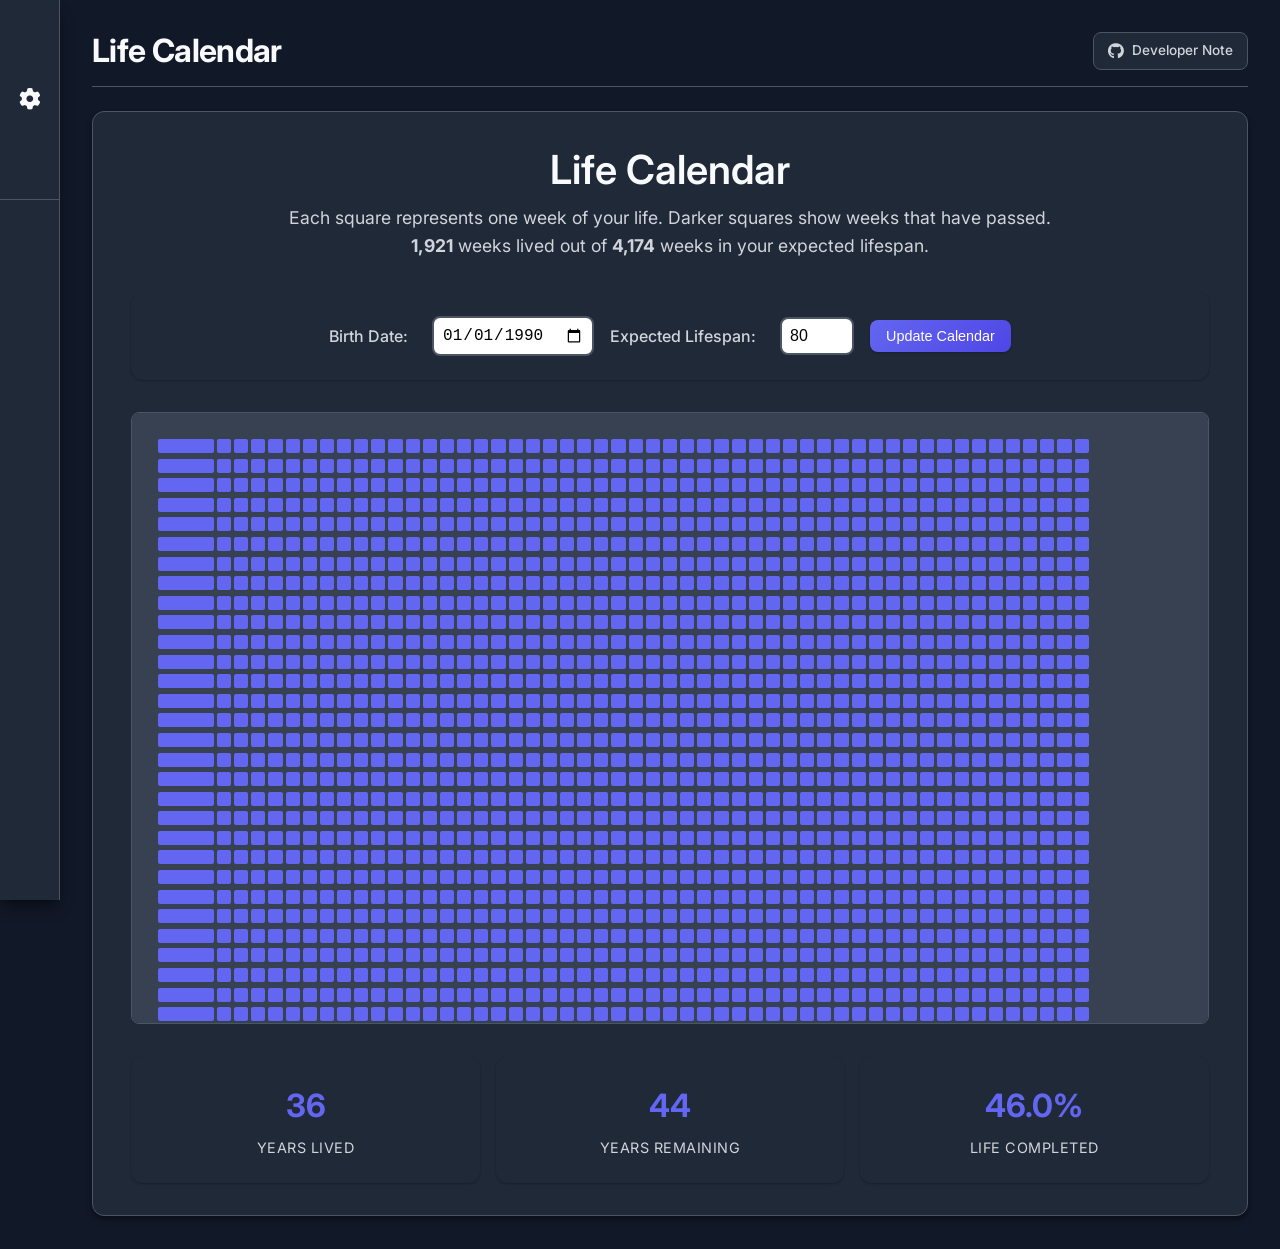
<file: calendar.html>
<!DOCTYPE html>
<html lang="en">
<head>
  <meta charset="UTF-8">
  <title>Life Calendar - Track Your Year Progress</title>
  <meta name="viewport" content="width=device-width, initial-scale=1.0">
  <meta name="description" content="Life Calendar - Visualize your year, month, and week progress with beautiful calendar views. Track daily achievements and yearly goals in one place.">
  <meta name="keywords" content="calendar tracker, life calendar, year progress, time tracker, productivity calendar, weekly tracker, monthly goals, visual progress">
  <meta name="author" content="Darshan Parmar">
  <meta name="theme-color" content="#4f8cff">
  
  <!-- Open Graph / Social Media -->
  <meta property="og:type" content="website">
  <meta property="og:title" content="Life Calendar - Track Your Year Progress">
  <meta property="og:description" content="Visualize your year, month, and week progress with beautiful calendar views.">
  <meta property="og:site_name" content="Life is Short">
  
  <link rel="icon" href="lifeisshort.png" type="image/png">
  <link rel="stylesheet" href="static/css/style.css?v=17">
  <link rel="preconnect" href="https://fonts.googleapis.com">
  <link rel="preconnect" href="https://fonts.gstatic.com" crossorigin>
  <link href="https://fonts.googleapis.com/css2?family=Inter:wght@400;500;600;700&display=swap" rel="stylesheet">
  <link rel="stylesheet" href="https://cdnjs.cloudflare.com/ajax/libs/font-awesome/6.4.0/css/all.min.css">
  <script src="static/js/dev-note.js" defer></script>
</head>
<body>
  <div class="sidebar">
    <div class="sidebar-header">
      <button class="sidebar-toggle" id="sidebar-toggle" title="Toggle sidebar" aria-label="Toggle sidebar">
        <i class="fa-solid fa-gear" aria-hidden="true"></i>
      </button>
    </div>
    <div class="sidebar-content">
      <a href="index.html" class="sidebar-link" title="Home" aria-label="Home">
        <i class="fa-solid fa-house"></i>
      </a>
      <a href="notepad/" class="sidebar-link" title="Notepad" aria-label="Notepad">
        <i class="fa-solid fa-book"></i>
      </a>
      <div class="sidebar-bottom" style="margin-top: auto; display: flex; flex-direction: column; align-items: center; width: 100%;">
        <button class="sidebar-link" id="theme-toggle" title="Switch to light mode" aria-label="Switch to light mode" aria-pressed="true">
          <i class="fa-solid fa-sun"></i>
        </button>
      </div>
    </div>
  </div>

  <main>
    <header class="site-header">
      <span>Life Calendar</span>
      <a class="credit-link" href="#" data-dev-note-trigger title="Developer Note" aria-label="Open developer note" role="button" onclick="window.openDeveloperNoteModal && window.openDeveloperNoteModal(event); return false;">
        <i class="fa-brands fa-github"></i> Developer Note
      </a>
    </header>

    <section class="calendar-container">
      <h1>Life Calendar</h1>
      <p class="calendar-description">
        Each square represents one week of your life. Darker squares show weeks that have passed.
        <br>
        <strong id="weeks-lived">0</strong> weeks lived out of <strong id="total-weeks">0</strong> weeks in your expected lifespan.
      </p>

      <div class="calendar-controls">
        <label for="birthdate">Birth Date:</label>
        <input type="date" id="birthdate">
        <label for="lifespan">Expected Lifespan:</label>
        <input type="number" id="lifespan" min="1" max="120">
        <button id="update-calendar" class="small-btn">Update Calendar</button>
      </div>

      <div class="calendar-grid" id="calendar-grid"></div>

      <div class="calendar-stats">
        <div class="stat-item"><div class="stat-number" id="years-lived">0</div><div class="stat-label">Years Lived</div></div>
        <div class="stat-item"><div class="stat-number" id="years-remaining">0</div><div class="stat-label">Years Remaining</div></div>
        <div class="stat-item"><div class="stat-number" id="percentage-lived">0%</div><div class="stat-label">Life Completed</div></div>
      </div>
    </section>
  </main>

  <script>
    const birthdateInput = document.getElementById('birthdate');
    const lifespanInput = document.getElementById('lifespan');
    const savedBirthdate = localStorage.getItem('calendarBirthdate') || '1990-01-01';
    const savedLifespan = localStorage.getItem('calendarLifespan') || '80';
    birthdateInput.value = savedBirthdate;
    lifespanInput.value = savedLifespan;

    function applyTheme(theme) {
      const isDark = theme === 'dark';
      document.documentElement.dataset.theme = isDark ? 'dark' : 'light';
      const toggle = document.getElementById('theme-toggle');
      toggle.setAttribute('aria-pressed', String(isDark));
      toggle.setAttribute('aria-label', isDark ? 'Switch to light mode' : 'Switch to dark mode');
      toggle.title = isDark ? 'Switch to light mode' : 'Switch to dark mode';
      toggle.innerHTML = `<i class="fa-solid fa-${isDark ? 'sun' : 'moon'}"></i>`;
    }

    applyTheme(localStorage.getItem('theme') || 'dark');
    document.getElementById('theme-toggle').addEventListener('click', () => {
      const nextTheme = document.documentElement.dataset.theme === 'dark' ? 'light' : 'dark';
      localStorage.setItem('theme', nextTheme);
      applyTheme(nextTheme);
    });

    function initSidebar() {
      const sidebar = document.querySelector('.sidebar');
      const main = document.querySelector('main');
      // Sidebar always starts collapsed on every load; it no longer remembers a previous state.
      document.getElementById('sidebar-toggle').addEventListener('click', () => {
        sidebar.classList.toggle('expanded');
        main.classList.toggle('expanded');
      });
    }

    function generateCalendar() {
      const birth = new Date(birthdateInput.value + 'T00:00:00');
      const lifespan = Number(lifespanInput.value);
      const now = new Date();
      const grid = document.getElementById('calendar-grid');
      grid.innerHTML = '';
      let livedWeeks = 0;

      for (let year = 0; year < lifespan; year++) {
        const yearStart = new Date(birth);
        yearStart.setFullYear(birth.getFullYear() + year);
        const yearEnd = new Date(birth);
        yearEnd.setFullYear(birth.getFullYear() + year + 1);
        const weeksInYear = Math.round((yearEnd - yearStart) / (1000 * 60 * 60 * 24 * 7));
        const yearRow = document.createElement('div');
        yearRow.className = 'calendar-year';

        for (let week = 0; week < weeksInYear; week++) {
          const weekStart = new Date(yearStart);
          weekStart.setDate(yearStart.getDate() + week * 7);
          const weekEnd = new Date(weekStart);
          weekEnd.setDate(weekStart.getDate() + 7);
          const weekElement = document.createElement('div');
          weekElement.className = 'calendar-week';
          if (weekEnd <= now) {
            weekElement.classList.add('lived');
            livedWeeks++;
          } else if (weekStart <= now && now < weekEnd) {
            weekElement.classList.add('current');
            livedWeeks++;
          } else {
            weekElement.classList.add('remaining');
          }
          yearRow.appendChild(weekElement);
        }
        grid.appendChild(yearRow);
      }

      const end = new Date(birth);
      end.setFullYear(birth.getFullYear() + lifespan);
      const totalWeeks = Math.round((end - birth) / (1000 * 60 * 60 * 24 * 7));
      const yearsLived = Math.min(lifespan, Math.floor(livedWeeks / 52.14));
      document.getElementById('weeks-lived').textContent = livedWeeks.toLocaleString();
      document.getElementById('total-weeks').textContent = totalWeeks.toLocaleString();
      document.getElementById('years-lived').textContent = yearsLived;
      document.getElementById('years-remaining').textContent = Math.max(0, lifespan - yearsLived);
      document.getElementById('percentage-lived').textContent = `${Math.min(100, (livedWeeks / totalWeeks * 100)).toFixed(1)}%`;
    }

    document.getElementById('update-calendar').addEventListener('click', () => {
      localStorage.setItem('calendarBirthdate', birthdateInput.value);
      localStorage.setItem('calendarLifespan', lifespanInput.value);
      generateCalendar();
    });
    initSidebar();
    generateCalendar();
  </script>
</body>
</html>
</file>
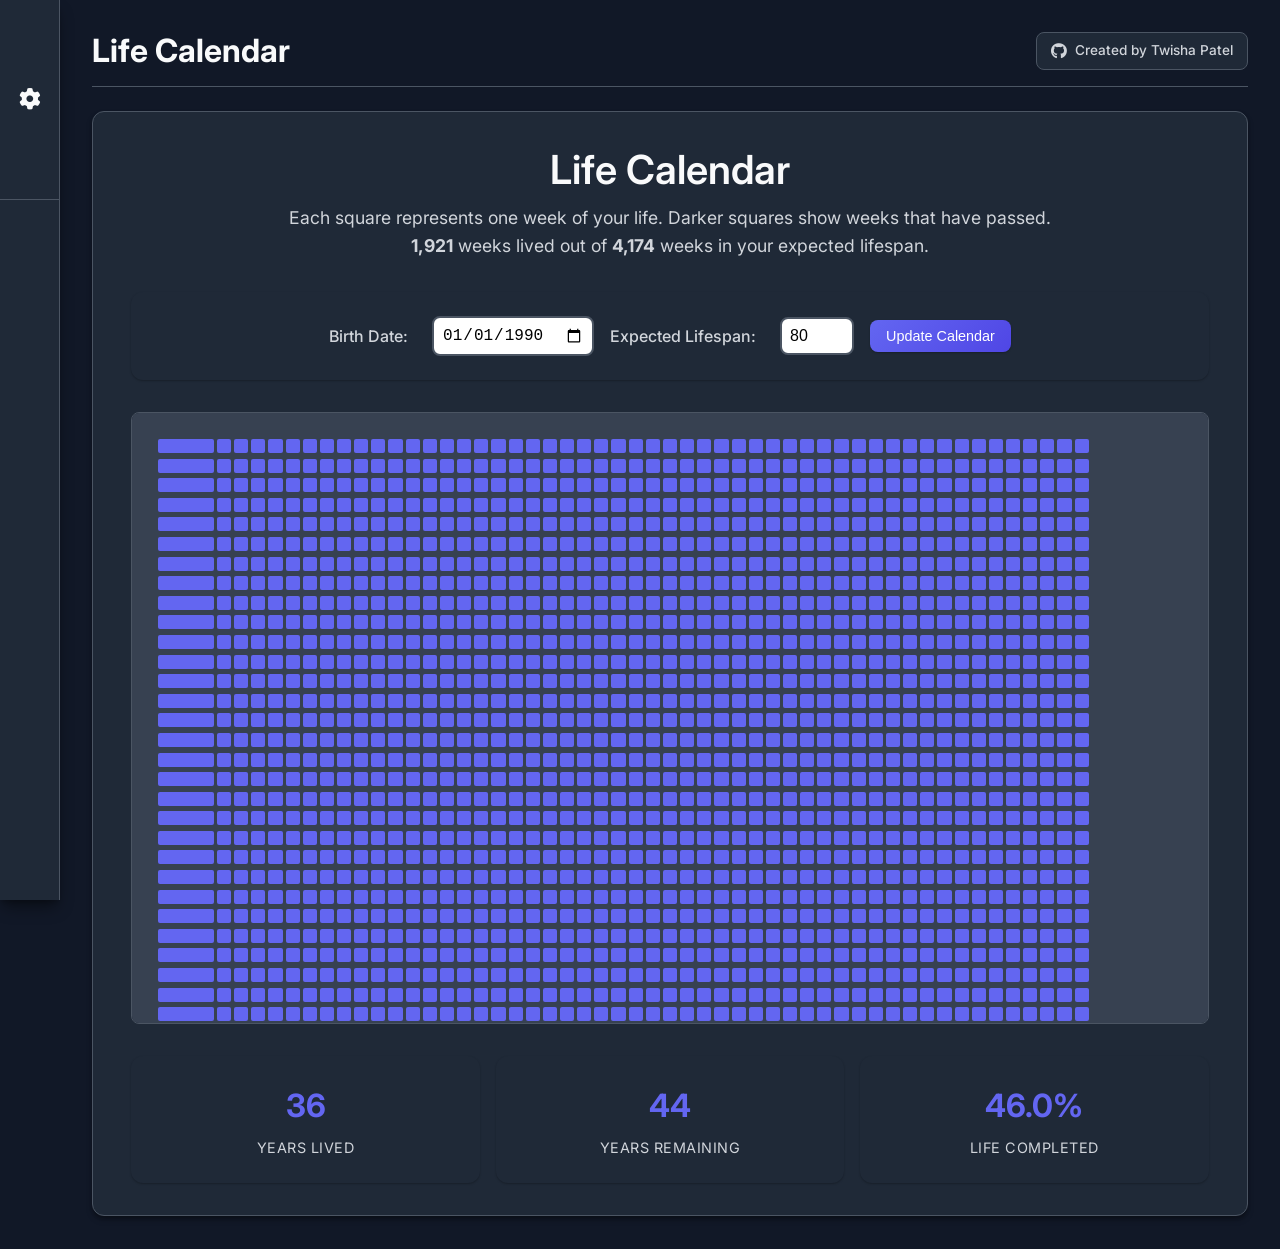
<file: life-is-short-main/calendar.html>
<!DOCTYPE html>
<html lang="en">
<head>
  <meta charset="UTF-8">
  <title>Life Calendar - Life is Short</title>
  <meta name="viewport" content="width=device-width, initial-scale=1.0">
  <link rel="icon" href="favicon.png" type="image/png">
  <link rel="stylesheet" href="static/css/style.css?v=17">
  <link rel="preconnect" href="https://fonts.googleapis.com">
  <link rel="preconnect" href="https://fonts.gstatic.com" crossorigin>
  <link href="https://fonts.googleapis.com/css2?family=Inter:wght@400;500;600;700&display=swap" rel="stylesheet">
  <link rel="stylesheet" href="https://cdnjs.cloudflare.com/ajax/libs/font-awesome/6.4.0/css/all.min.css">
  <script src="static/js/dev-note.js" defer></script>
</head>
<body>
  <div class="sidebar">
    <div class="sidebar-header">
      <button class="sidebar-toggle" id="sidebar-toggle" title="Toggle sidebar" aria-label="Toggle sidebar">
        <i class="fa-solid fa-gear" aria-hidden="true"></i>
      </button>
    </div>
    <div class="sidebar-content">
      <a href="index.html" class="sidebar-link" title="Home" aria-label="Home">
        <i class="fa-solid fa-house"></i>
      </a>
      <a href="notepad/" class="sidebar-link" title="Notepad" aria-label="Notepad">
        <i class="fa-solid fa-book"></i>
      </a>
      <div class="sidebar-bottom" style="margin-top: auto; display: flex; flex-direction: column; align-items: center; width: 100%;">
        <button class="sidebar-link" id="theme-toggle" title="Switch to light mode" aria-label="Switch to light mode" aria-pressed="true">
          <i class="fa-solid fa-sun"></i>
        </button>
        <button class="sidebar-link" id="dev-note-btn" title="Developer Note" aria-label="Developer Note" style="margin-top: 1rem; margin-bottom: 0;">
          <i class="fa-solid fa-note-sticky"></i>
        </button>
      </div>
    </div>
  </div>

  <main>
    <header class="site-header">
      <span>Life Calendar</span>
      <a class="credit-link" href="https://github.com/twi-exe" target="_blank" rel="noopener noreferrer" title="Original concept and project by Twisha Patel">
        <i class="fa-brands fa-github"></i> Created by Twisha Patel
      </a>
    </header>

    <section class="calendar-container">
      <h1>Life Calendar</h1>
      <p class="calendar-description">
        Each square represents one week of your life. Darker squares show weeks that have passed.
        <br>
        <strong id="weeks-lived">0</strong> weeks lived out of <strong id="total-weeks">0</strong> weeks in your expected lifespan.
      </p>

      <div class="calendar-controls">
        <label for="birthdate">Birth Date:</label>
        <input type="date" id="birthdate">
        <label for="lifespan">Expected Lifespan:</label>
        <input type="number" id="lifespan" min="1" max="120">
        <button id="update-calendar" class="small-btn">Update Calendar</button>
      </div>

      <div class="calendar-grid" id="calendar-grid"></div>

      <div class="calendar-stats">
        <div class="stat-item"><div class="stat-number" id="years-lived">0</div><div class="stat-label">Years Lived</div></div>
        <div class="stat-item"><div class="stat-number" id="years-remaining">0</div><div class="stat-label">Years Remaining</div></div>
        <div class="stat-item"><div class="stat-number" id="percentage-lived">0%</div><div class="stat-label">Life Completed</div></div>
      </div>
    </section>
  </main>

  <script>
    const birthdateInput = document.getElementById('birthdate');
    const lifespanInput = document.getElementById('lifespan');
    const savedBirthdate = localStorage.getItem('calendarBirthdate') || '1990-01-01';
    const savedLifespan = localStorage.getItem('calendarLifespan') || '80';
    birthdateInput.value = savedBirthdate;
    lifespanInput.value = savedLifespan;

    function applyTheme(theme) {
      const isDark = theme === 'dark';
      document.documentElement.dataset.theme = isDark ? 'dark' : 'light';
      const toggle = document.getElementById('theme-toggle');
      toggle.setAttribute('aria-pressed', String(isDark));
      toggle.setAttribute('aria-label', isDark ? 'Switch to light mode' : 'Switch to dark mode');
      toggle.title = isDark ? 'Switch to light mode' : 'Switch to dark mode';
      toggle.innerHTML = `<i class="fa-solid fa-${isDark ? 'sun' : 'moon'}"></i>`;
    }

    applyTheme(localStorage.getItem('theme') || 'dark');
    document.getElementById('theme-toggle').addEventListener('click', () => {
      const nextTheme = document.documentElement.dataset.theme === 'dark' ? 'light' : 'dark';
      localStorage.setItem('theme', nextTheme);
      applyTheme(nextTheme);
    });

    function initSidebar() {
      const sidebar = document.querySelector('.sidebar');
      const main = document.querySelector('main');
      // Sidebar always starts collapsed on every load; it no longer remembers a previous state.
      document.getElementById('sidebar-toggle').addEventListener('click', () => {
        sidebar.classList.toggle('expanded');
        main.classList.toggle('expanded');
      });
    }

    function generateCalendar() {
      const birth = new Date(birthdateInput.value + 'T00:00:00');
      const lifespan = Number(lifespanInput.value);
      const now = new Date();
      const grid = document.getElementById('calendar-grid');
      grid.innerHTML = '';
      let livedWeeks = 0;

      for (let year = 0; year < lifespan; year++) {
        const yearStart = new Date(birth);
        yearStart.setFullYear(birth.getFullYear() + year);
        const yearEnd = new Date(birth);
        yearEnd.setFullYear(birth.getFullYear() + year + 1);
        const weeksInYear = Math.round((yearEnd - yearStart) / (1000 * 60 * 60 * 24 * 7));
        const yearRow = document.createElement('div');
        yearRow.className = 'calendar-year';

        for (let week = 0; week < weeksInYear; week++) {
          const weekStart = new Date(yearStart);
          weekStart.setDate(yearStart.getDate() + week * 7);
          const weekEnd = new Date(weekStart);
          weekEnd.setDate(weekStart.getDate() + 7);
          const weekElement = document.createElement('div');
          weekElement.className = 'calendar-week';
          if (weekEnd <= now) {
            weekElement.classList.add('lived');
            livedWeeks++;
          } else if (weekStart <= now && now < weekEnd) {
            weekElement.classList.add('current');
            livedWeeks++;
          } else {
            weekElement.classList.add('remaining');
          }
          yearRow.appendChild(weekElement);
        }
        grid.appendChild(yearRow);
      }

      const end = new Date(birth);
      end.setFullYear(birth.getFullYear() + lifespan);
      const totalWeeks = Math.round((end - birth) / (1000 * 60 * 60 * 24 * 7));
      const yearsLived = Math.min(lifespan, Math.floor(livedWeeks / 52.14));
      document.getElementById('weeks-lived').textContent = livedWeeks.toLocaleString();
      document.getElementById('total-weeks').textContent = totalWeeks.toLocaleString();
      document.getElementById('years-lived').textContent = yearsLived;
      document.getElementById('years-remaining').textContent = Math.max(0, lifespan - yearsLived);
      document.getElementById('percentage-lived').textContent = `${Math.min(100, (livedWeeks / totalWeeks * 100)).toFixed(1)}%`;
    }

    document.getElementById('update-calendar').addEventListener('click', () => {
      localStorage.setItem('calendarBirthdate', birthdateInput.value);
      localStorage.setItem('calendarLifespan', lifespanInput.value);
      generateCalendar();
    });
    initSidebar();
    generateCalendar();
  </script>
</body>
</html>
</file>
<file: life-is-short-main/static/css/style.css>
/* Life is Short - Modern UI Stylesheet */

/* CSS Variables for consistent theming */
:root {
  /* Primary Color Palette */
  --primary-color: #6366f1;        /* Indigo */
  --primary-dark: #4f46e5;         /* Darker indigo */
  --primary-light: #a5b4fc;        /* Light indigo */

  /* Secondary Colors */
  --secondary-color: #06b6d4;      /* Cyan */
  --accent-color: #f59e0b;         /* Amber */

  /* Neutral Colors */
  --background-color: #f8fafc;     /* Very light gray */
  --surface-color: #ffffff;        /* White */
  --surface-hover: #f1f5f9;        /* Light gray hover */

  /* Text Colors */
  --text-primary: #1e293b;         /* Dark slate */
  --text-secondary: #64748b;       /* Medium slate */
  --text-muted: #94a3b8;           /* Light slate */

  /* Border Colors */
  --border-color: #e2e8f0;         /* Light border */
  --border-hover: #cbd5e1;         /* Hover border */

  /* Status Colors */
  --success-color: #10b981;        /* Emerald */
  --warning-color: #f59e0b;        /* Amber */
  --error-color: #ef4444;          /* Red */

  /* Shadows */
  --shadow-sm: 0 1px 2px 0 rgba(0, 0, 0, 0.05);
  --shadow-md: 0 4px 6px -1px rgba(0, 0, 0, 0.1), 0 2px 4px -1px rgba(0, 0, 0, 0.06);
  --shadow-lg: 0 10px 15px -3px rgba(0, 0, 0, 0.1), 0 4px 6px -2px rgba(0, 0, 0, 0.05);

  /* Border Radius */
  --radius-sm: 0.375rem;
  --radius-md: 0.5rem;
  --radius-lg: 0.75rem;
  --radius-xl: 1rem;

  /* Transitions */
  --transition-fast: 150ms ease-in-out;
  --transition-normal: 250ms ease-in-out;
  --transition-slow: 350ms ease-in-out;
}

[data-theme="dark"] {
  --background-color: #111827;
  --surface-color: #1f2937;
  --surface-hover: #374151;
  --text-primary: #f9fafb;
  --text-secondary: #d1d5db;
  --text-muted: #9ca3af;
  --border-color: #4b5563;
  --border-hover: #6b7280;
  --primary-light: #a5b4fc;
  --shadow-sm: 0 1px 2px 0 rgba(0, 0, 0, 0.25);
  --shadow-md: 0 4px 6px -1px rgba(0, 0, 0, 0.35), 0 2px 4px -1px rgba(0, 0, 0, 0.2);
  --shadow-lg: 0 10px 15px -3px rgba(0, 0, 0, 0.4), 0 4px 6px -2px rgba(0, 0, 0, 0.25);
}

/* Global Styles */
* {
  box-sizing: border-box;
}

body {
  font-family: 'Inter', -apple-system, BlinkMacSystemFont, 'Segoe UI', Roboto, 'Helvetica Neue', Arial, sans-serif;
  background: var(--background-color);
  color: var(--text-primary);
  margin: 0;
  padding: 0;
  min-height: 100vh;
  line-height: 1.6;
  -webkit-font-smoothing: antialiased;
  -moz-osx-font-smoothing: grayscale;
  transition: background-color var(--transition-normal), color var(--transition-normal);
}

/* Typography */
h1, h2, h3, h4, h5, h6 {
  font-weight: 600;
  line-height: 1.3;
  margin: 0 0 0.5rem 0;
  color: var(--text-primary);
}

p {
  margin: 0 0 1rem 0;
  color: var(--text-secondary);
}

/* Sidebar */
.sidebar {
  position: fixed;
  top: 0;
  left: 0;
  height: 100vh;
  width: 60px;
  background: var(--surface-color);
  border-right: 1px solid var(--border-color);
  box-shadow: var(--shadow-lg);
  display: flex;
  flex-direction: column;
  z-index: 100;
  transition: width var(--transition-normal);
  overflow: hidden;
}

.sidebar.expanded {
  width: 220px;
}

.sidebar-header {
  display: flex;
  align-items: center;
  justify-content: center;
  height: 200px;
  border-bottom: 1px solid var(--border-color);
}

.sidebar-toggle {
  background: none;
  border: none;
  cursor: pointer;
  width: 100%;
  height: 100%;
  display: flex;
  align-items: center;
  justify-content: center;
  transition: all var(--transition-fast);
  position: relative;
}

.sidebar-toggle:hover {
  background: rgba(91, 126, 168, 0.1);
}

.sidebar-toggle i {
  font-size: 1.35rem;
  color: var(--text-primary);
  transition: transform var(--transition-fast), color var(--transition-fast);
}

.sidebar-toggle:hover i {
  color: var(--primary-color);
  transform: rotate(30deg);
}

.sidebar-title-vertical {
  writing-mode: vertical-rl;
  text-orientation: mixed;
  font-size: 1.1rem;
  font-weight: 700;
  color: var(--text-primary);
  letter-spacing: 0.1em;
  transform: rotate(180deg);
  white-space: nowrap;
  margin-top: 60px;
}

.sidebar-content {
  flex: 1;
  display: flex;
  flex-direction: column;
  align-items: center;
  padding: 3rem 1rem;
  opacity: 0;
  transform: translateX(-20px);
  transition: all var(--transition-normal);
  min-width: 0; /* Prevent content from expanding beyond container */
}

.sidebar.expanded .sidebar-content {
  opacity: 1;
  transform: translateX(0);
}

.refresh-btn {
  background: var(--surface-color);
  border: 2px solid var(--border-color);
  border-radius: 50%;
  cursor: pointer;
  width: 3rem;
  height: 3rem;
  display: flex;
  align-items: center;
  justify-content: center;
  margin-top: auto;
  margin-bottom: 2rem;
  transition: all var(--transition-fast);
  box-shadow: var(--shadow-sm);
}

.refresh-btn:hover {
  background: var(--primary-color);
  border-color: var(--primary-color);
  transform: scale(1.05);
}

.refresh-btn:hover svg path,
.refresh-btn:hover svg polyline {
  stroke: white;
}

.refresh-btn i {
  color: var(--text-primary);
}

.refresh-btn:active {
  transform: scale(0.95);
}

.refresh-btn svg {
  display: block;
  width: 1.2rem;
  height: 1.2rem;
}

.sidebar-link {
  background: var(--surface-color);
  border: 2px solid var(--border-color);
  border-radius: 50%;
  cursor: pointer;
  width: 3rem;
  height: 3rem;
  display: flex;
  align-items: center;
  justify-content: center;
  margin-bottom: 2rem;
  transition: all var(--transition-fast);
  box-shadow: var(--shadow-sm);
  text-decoration: none;
  color: var(--text-secondary);
}

.sidebar-link:hover {
  background: var(--secondary-color);
  border-color: var(--secondary-color);
  transform: scale(1.05);
  color: white;
}

.sidebar-link:active {
  transform: scale(0.95);
}

.sidebar-link i {
  font-size: 1.2rem;
  color: var(--text-primary);
}

.sidebar-toggle {
  background: none;
  border: none;
  border-radius: 0;
  cursor: pointer;
  width: 100%;
  height: 100%;
  display: flex;
  align-items: center;
  justify-content: center;
  transition: all var(--transition-fast);
  position: relative;
}

.sidebar-toggle:hover {
  background: var(--primary-color);
  border-color: var(--primary-color);
  transform: scale(1.05);
}

.sidebar-toggle:hover i {
  color: white;
}

.sidebar-toggle i {
  transition: transform var(--transition-fast);
}

.sidebar.collapsed .sidebar-toggle i {
  transform: rotate(90deg);
}

.sidebar-title {
  font-size: 1.25rem;
  font-weight: 700;
  color: var(--primary-color);
  margin-bottom: 2rem;
  letter-spacing: -0.025em;
  text-align: center;
}

.user-info {
  margin-top: auto;
  margin-bottom: 1.5rem;
  padding: 1rem;
  background: var(--surface-hover);
  border-radius: var(--radius-md);
  text-align: center;
  width: 100%;
  border: 1px solid var(--border-color);
}

.user-info .username {
  font-weight: 600;
  color: var(--text-primary);
  margin-bottom: 0.5rem;
  font-size: 0.9rem;
  word-break: break-all;
}

.user-info .guest-badge {
  background: linear-gradient(135deg, var(--warning-color), #d97706);
  color: white;
  padding: 0.25rem 0.5rem;
  border-radius: var(--radius-sm);
  font-size: 0.7rem;
  font-weight: 500;
  text-transform: uppercase;
  letter-spacing: 0.05em;
}

.user-controls {
  display: flex;
  flex-direction: column;
  gap: 0.5rem;
  margin-top: 1rem;
  width: 100%;
}

.user-btn {
  background: var(--surface-color);
  border: 1px solid var(--border-color);
  padding: 0.5rem 1rem;
  border-radius: var(--radius-md);
  cursor: pointer;
  font-size: 0.8rem;
  color: var(--text-secondary);
  font-weight: 500;
  transition: all var(--transition-fast);
  text-align: center;
}

.user-btn:hover {
  background: var(--primary-color);
  border-color: var(--primary-color);
  color: white;
  transform: translateY(-1px);
  box-shadow: var(--shadow-md);
}

.user-btn:active {
  transform: translateY(0);
}

/* Main Content */
main {
  margin-left: 60px;
  max-width: none;
  width: auto;
  margin-right: 0;
  padding: 2rem;
  transition: margin-left var(--transition-normal);
}

.site-header {
  display: flex;
  align-items: center;
  justify-content: space-between;
  gap: 1rem;
  margin-bottom: 1.5rem;
  padding-bottom: 1rem;
  border-bottom: 1px solid var(--border-color);
  color: var(--text-primary);
  font-weight: 700;
}

.site-header > span {
  font-size: 2rem;
  line-height: 1.1;
}

.site-header a {
  color: var(--primary-color);
  font-size: 0.9rem;
  font-weight: 600;
  text-decoration: none;
}

.site-header a:hover {
  text-decoration: underline;
}

/* Header credit link */
.site-header a.credit-link {
  display: inline-flex;
  align-items: center;
  gap: 0.45rem;
  color: var(--text-secondary);
  font-size: 0.85rem;
  font-weight: 500;
  text-decoration: none;
  padding: 0.45rem 0.9rem;
  border: 1px solid var(--border-color);
  border-radius: var(--radius-md);
  background: var(--surface-color);
  transition: all var(--transition-fast);
  white-space: nowrap;
  font-family: inherit;
}

.site-header a.credit-link:hover {
  color: var(--primary-color);
  border-color: var(--primary-color);
  text-decoration: none;
}

.site-header a.credit-link i {
  font-size: 1rem;
}

/* Developer note trigger + modal (popup, never navigates away) */
.dev-note-overlay {
  position: fixed;
  inset: 0;
  background: rgba(9, 13, 22, 0.68);
  display: flex;
  align-items: center;
  justify-content: center;
  padding: 1.5rem;
  z-index: 1000;
  opacity: 0;
  visibility: hidden;
  transition: opacity var(--transition-normal), visibility var(--transition-normal);
}

.dev-note-overlay.open {
  opacity: 1;
  visibility: visible;
}

body.dev-note-lock {
  overflow: hidden;
}

.dev-note-modal {
  position: relative;
  background: var(--surface-color);
  color: var(--text-primary);
  border: 1px solid var(--border-color);
  border-radius: var(--radius-xl);
  box-shadow: var(--shadow-lg);
  max-width: 560px;
  width: 100%;
  max-height: 85vh;
  overflow-y: auto;
  padding: 2rem;
  font-family: 'Inter', -apple-system, BlinkMacSystemFont, 'Segoe UI', Roboto, 'Helvetica Neue', Arial, sans-serif;
  transform: translateY(14px) scale(0.97);
  transition: transform var(--transition-normal);
}

.dev-note-overlay.open .dev-note-modal {
  transform: translateY(0) scale(1);
}

.dev-note-modal h3 {
  display: flex;
  align-items: center;
  gap: 0.6rem;
  font-size: 1.25rem;
  margin-bottom: 1rem;
  padding-right: 2rem;
  color: var(--text-primary);
}

.dev-note-modal h3 i {
  color: var(--primary-color);
}

.dev-note-body p {
  color: var(--text-secondary);
  font-size: 0.95rem;
  line-height: 1.7;
  margin-bottom: 1rem;
}

.dev-note-credits {
  display: flex;
  flex-direction: column;
  gap: 0.6rem;
  margin: 1.25rem 0;
  padding: 1rem;
  border: 1px solid var(--border-color);
  border-radius: var(--radius-md);
  background: var(--surface-hover);
}

.dev-note-credits a {
  display: flex;
  align-items: center;
  gap: 0.5rem;
  color: var(--primary-color);
  text-decoration: none;
  font-weight: 600;
  font-size: 0.9rem;
}

.dev-note-credits a:hover {
  text-decoration: underline;
}

.dev-note-quote {
  font-style: italic;
  color: var(--text-muted) !important;
  border-top: 1px solid var(--border-color);
  padding-top: 1rem;
  margin-bottom: 0 !important;
}

.dev-note-close {
  position: absolute;
  top: 1rem;
  right: 1rem;
  background: var(--surface-hover);
  border: 1px solid var(--border-color);
  color: var(--text-secondary);
  width: 2.2rem;
  height: 2.2rem;
  border-radius: 50%;
  display: flex;
  align-items: center;
  justify-content: center;
  cursor: pointer;
  transition: all var(--transition-fast);
}

.dev-note-close:hover {
  background: var(--error-color);
  border-color: var(--error-color);
  color: #fff;
}

@media (max-width: 480px) {
  .dev-note-modal {
    padding: 1.5rem;
  }

  .site-header a.credit-link {
    font-size: 0.78rem;
    padding: 0.4rem 0.7rem;
  }
}

main.expanded {
  margin-left: 220px;
  max-width: none;
}

/* Progress Section */
.datetime {
  font-size: 1rem;
  color: var(--text-secondary);
  margin-bottom: 2rem;
  font-weight: 500;
  letter-spacing: 0.01em;
  text-align: left;
  background: var(--surface-color);
  padding: 1rem 1.5rem;
  border-radius: var(--radius-lg);
  border: 1px solid var(--border-color);
  box-shadow: var(--shadow-sm);
}

.progress-group {
  margin-bottom: 2rem;
  background: var(--surface-color);
  padding: 1.5rem;
  border-radius: var(--radius-lg);
  border: 1px solid var(--border-color);
  box-shadow: var(--shadow-sm);
  transition: transform var(--transition-fast);
}

.progress-group:hover {
  transform: translateY(-2px);
  box-shadow: var(--shadow-md);
}

.progress-label {
  font-weight: 600;
  margin-bottom: 1rem;
  font-size: 1.1rem;
  display: flex;
  justify-content: space-between;
  align-items: center;
  color: var(--text-primary);
}

.progress-bar-bg {
  width: calc(100% - 80px);
  background: var(--surface-hover);
  border-radius: 2rem;
  height: 32px;
  margin-bottom: 1rem;
  position: relative;
  overflow: hidden;
  display: inline-block;
  border: 2px solid var(--border-color);
  box-shadow: inset 0 2px 4px rgba(0, 0, 0, 0.05);
}

.progress-bar-fill {
  background: linear-gradient(135deg, var(--primary-color), var(--primary-light));
  height: 100%;
  border-radius: 2rem 0 0 2rem;
  width: 0;
  transition: width var(--transition-slow) cubic-bezier(0.4, 0, 0.2, 1);
  position: absolute;
  left: 0;
  top: 0;
  display: flex;
  align-items: center;
  box-shadow: 0 0 10px rgba(99, 102, 241, 0.3);
}

.progress-badge {
  position: absolute;
  right: -75px;
  top: 50%;
  transform: translateY(-50%);
  color: var(--primary-color);
  font-weight: 700;
  font-size: 1rem;
  padding: 0.25rem 0.75rem;
  min-width: 60px;
  text-align: center;
  background: var(--surface-color);
  border-radius: var(--radius-md);
  border: 1px solid var(--border-color);
  box-shadow: var(--shadow-sm);
}

/* Goals Section */
.goals-container {
  display: grid;
  grid-template-columns: repeat(3, minmax(0, 1fr));
  gap: 2rem;
  margin-top: 2rem;
}

.goals-section {
  min-width: 0;
  background: var(--surface-color);
  border-radius: var(--radius-lg);
  box-shadow: var(--shadow-sm);
  padding: 0;
  border: 1px solid var(--border-color);
  overflow: hidden;
  transition: all var(--transition-fast);
}

.goals-section:hover {
  box-shadow: var(--shadow-md);
  transform: translateY(-2px);
}

.goals-header {
  display: flex;
  justify-content: space-between;
  align-items: center;
  margin-bottom: 0;
  padding: 1.5rem;
  border-bottom: 1px solid var(--border-color);
  background: linear-gradient(135deg, var(--surface-color), var(--surface-hover));
}

.goals-header h3 {
  margin: 0;
  color: var(--text-primary);
  font-size: 1.2rem;
  font-weight: 600;
}

.small-btn {
  background: linear-gradient(135deg, var(--primary-color), var(--primary-dark));
  color: white;
  border: none;
  border-radius: var(--radius-md);
  padding: 0.5rem 1rem;
  cursor: pointer;
  font-size: 0.9rem;
  font-weight: 500;
  transition: all var(--transition-fast);
  box-shadow: var(--shadow-sm);
}

.small-btn:hover {
  transform: translateY(-1px);
  box-shadow: var(--shadow-md);
}

.small-btn:active {
  transform: translateY(0);
}

.goals-list {
  max-height: 400px;
  overflow-y: auto;
  padding: 0;
}

.goal-item {
  display: flex;
  align-items: center;
  gap: 1rem;
  padding: 1rem 1.5rem;
  background: var(--surface-color);
  border-bottom: 1px solid var(--border-color);
  transition: all var(--transition-fast);
  position: relative;
}

.goal-item:hover {
  background: var(--surface-hover);
}

.goal-number {
  min-width: 1.5rem;
  color: var(--text-muted);
  font-size: 0.85rem;
  font-weight: 700;
  text-align: center;
}

.goal-item:last-child {
  border-bottom: none;
}

.goal-item.completed {
  background: linear-gradient(135deg, #f0fdf4, #dcfce7);
  border-left: 4px solid var(--success-color);
}

[data-theme="dark"] .goal-item.completed {
  background: linear-gradient(135deg, #163329, #1d4737);
}

.goal-checkbox {
  min-width: 20px;
  height: 20px;
  accent-color: var(--primary-color);
  cursor: pointer;
  border-radius: 4px;
}

.goal-text {
  flex: 1;
  min-width: 0;
  font-size: 1rem;
  line-height: 1.5;
  overflow-wrap: anywhere;
  transition: all var(--transition-fast);
}

.goal-item.completed .goal-text {
  text-decoration: line-through;
  color: var(--text-muted);
  opacity: 0.7;
}

.goal-date {
  font-size: 0.8rem;
  color: var(--text-muted);
  font-weight: 500;
  flex: 0 0 auto;
  white-space: nowrap;
}

.goal-btn {
  background: none;
  border: none;
  color: var(--text-muted);
  cursor: pointer;
  font-size: 1.2rem;
  padding: 0.25rem;
  border-radius: var(--radius-sm);
  transition: all var(--transition-fast);
  opacity: 0.6;
}

.goal-btn:hover {
  background: var(--error-color);
  color: white;
  opacity: 1;
  transform: scale(1.1);
}

.goal-btn:disabled {
  cursor: not-allowed;
  opacity: 0.25;
  transform: none;
}

.goal-btn:disabled:hover {
  background: none;
  color: var(--text-muted);
}

.goal-actions {
  display: flex;
  align-items: center;
  gap: 0.35rem;
}

/* Quote Section */
.quote {
  font-style: italic;
  color: var(--text-secondary);
  text-align: center;
  margin: 3rem 0;
  font-size: 1.1rem;
  cursor: pointer;
  user-select: all;
  transition: all var(--transition-fast);
  border-radius: var(--radius-lg);
  padding: 2rem;
  border: 2px dashed var(--primary-light);
  background: linear-gradient(135deg, var(--surface-color), var(--surface-hover));
  max-width: 600px;
  margin: 3rem auto;
  position: relative;
  box-shadow: var(--shadow-sm);
}

.quote:hover {
  border-color: var(--primary-color);
  transform: translateY(-2px);
  box-shadow: var(--shadow-md);
}

.quote.copied {
  background: linear-gradient(135deg, #f0fdf4, #dcfce7);
  color: var(--success-color);
  border: 2px solid var(--success-color);
  transform: scale(1.02);
}

.quote::before {
  content: '"';
  font-size: 4rem;
  color: var(--primary-light);
  position: absolute;
  top: -10px;
  left: 20px;
  font-family: serif;
}

.quote::after {
  content: '"';
  font-size: 4rem;
  color: var(--primary-light);
  position: absolute;
  bottom: -30px;
  right: 20px;
  font-family: serif;
}

.celebration-toast {
  position: fixed;
  left: 50%;
  bottom: 2rem;
  z-index: 200;
  padding: 0.65rem 1rem;
  border: 1px solid var(--border-color);
  border-radius: var(--radius-md);
  background: var(--surface-color);
  color: var(--text-primary);
  box-shadow: var(--shadow-lg);
  opacity: 0;
  pointer-events: none;
  transform: translate(-50%, 0.75rem);
  transition: opacity var(--transition-normal), transform var(--transition-normal);
}

.celebration-toast.visible {
  opacity: 1;
  transform: translate(-50%, 0);
}

.confetti-layer {
  position: fixed;
  inset: 0;
  z-index: 199;
  pointer-events: none;
  overflow: hidden;
}

.confetti-piece {
  position: absolute;
  top: var(--confetti-y);
  left: var(--confetti-x);
  width: 8px;
  height: 14px;
  background: var(--confetti-color);
  opacity: 0;
  transform: rotate(var(--confetti-rotation));
  animation: confettiBurst 1.8s cubic-bezier(0.2, 0.7, 0.3, 1) var(--confetti-delay) forwards;
}

@keyframes confettiBurst {
  0% {
    opacity: 0;
    transform: translateY(0) rotate(0deg);
  }
  12% {
    opacity: 1;
  }
  55% {
    opacity: 1;
    transform: translate(var(--confetti-drift-x), var(--confetti-drift-y)) rotate(220deg);
  }
  100% {
    opacity: 0;
    transform: translate(calc(var(--confetti-drift-x) * 1.35), calc(var(--confetti-drift-y) * 1.25)) rotate(520deg);
  }
}

@media (prefers-reduced-motion: reduce) {
  .celebration-toast {
    transition: none;
  }
}

/* Footer */
footer {
  width: calc(100% - 60px);
  margin-left: 60px;
  padding: 1rem 0;
  text-align: center;
  color: var(--text-muted);
  border-top: 1px solid var(--border-color);
  background: var(--surface-color);
  margin-top: 2rem;
  overflow: hidden;
}

footer a {
  color: var(--primary-color);
  font-weight: 600;
}

.footer-ticker {
  overflow: hidden;
  white-space: nowrap;
}

.footer-ticker-track {
  display: inline-flex;
  align-items: center;
  gap: 2rem;
  min-width: max-content;
  padding-left: 100%;
  animation: footerTicker 22s linear infinite;
}

@keyframes footerTicker {
  from {
    transform: translateX(0);
  }
  to {
    transform: translateX(-100%);
  }
}

/* Responsive Design */
@media (max-width: 1200px) and (min-width: 769px) {
  .goals-container {
    grid-template-columns: repeat(2, minmax(0, 1fr));
  }
}

@media (max-width: 1024px) {
  .sidebar {
    width: 50px;
  }

  .sidebar.expanded {
    width: 200px;
  }

  main {
    margin-left: 50px;
    max-width: none;
  }

  main.expanded {
    margin-left: 200px;
    max-width: none;
  }

}

@media (max-width: 768px) {
  .sidebar {
    width: 50px;
  }

  .sidebar.expanded {
    width: 200px;
  }

  .sidebar:not(.expanded) .sidebar-content {
    opacity: 0;
    transform: translateX(-20px);
  }

  main {
    margin-left: 50px;
    max-width: none;
    padding: 1rem;
  }

  main.expanded {
    margin-left: 200px;
    max-width: none;
  }

  .goals-container {
    grid-template-columns: 1fr;
    gap: 1rem;
  }

  .progress-bar-bg {
    width: calc(100% - 70px);
  }

  .progress-badge {
    right: -65px;
  }
}

@media (max-width: 480px) {
  .sidebar {
    width: 56px;
  }

  .sidebar.expanded {
    width: 260px;
    box-shadow: var(--shadow-lg);
  }

  main,
  main.expanded {
    margin-left: 56px;
    max-width: calc(100vw - 56px);
    padding: 0.5rem;
  }

  .site-header {
    align-items: flex-start;
    flex-direction: column;
    gap: 0.35rem;
  }

  .site-header > span {
    font-size: 1.65rem;
  }

  .site-header a {
    font-size: 0.8rem;
  }

  .datetime {
    font-size: 0.9rem;
    padding: 1rem;
  }

  .progress-group {
    padding: 1rem;
  }

  .goals-header {
    padding: 1rem;
  }

  .goal-item {
    padding: 1rem;
    gap: 0.75rem;
  }

  .quote {
    font-size: 1rem;
    padding: 1.5rem 1rem;
    margin: 2rem 0;
  }

  .quote::before,
  .quote::after {
    display: none;
  }

  .calendar-container {
    padding: 1rem;
  }

  .calendar-container h1 {
    font-size: 1.8rem;
  }

  .calendar-description {
    font-size: 0.9rem;
  }

  .calendar-controls {
    align-items: stretch;
    padding: 1rem;
  }

  .calendar-controls input,
  .calendar-controls .small-btn {
    width: 100%;
    margin-left: 0;
  }

  .calendar-legend {
    justify-content: flex-start;
  }

  .calendar-grid {
    max-height: 58vh;
    min-height: 220px;
    padding: 0.75rem;
  }

  .calendar-stats {
    grid-template-columns: 1fr;
  }
}

/* Animations */
@keyframes fadeIn {
  from {
    opacity: 0;
    transform: translateY(10px);
  }
  to {
    opacity: 1;
    transform: translateY(0);
  }
}

@keyframes slideIn {
  from {
    opacity: 0;
    transform: translateX(-20px);
  }
  to {
    opacity: 1;
    transform: translateX(0);
  }
}

.goal-item {
  animation: slideIn 0.3s ease-out;
}

.progress-group {
  animation: fadeIn 0.5s ease-out;
}

/* Loading States */
.loading {
  opacity: 0.6;
  pointer-events: none;
}

.loading::after {
  content: '';
  position: absolute;
  top: 50%;
  left: 50%;
  width: 20px;
  height: 20px;
  margin: -10px 0 0 -10px;
  border: 2px solid var(--primary-light);
  border-top: 2px solid var(--primary-color);
  border-radius: 50%;
  animation: spin 1s linear infinite;
}

@keyframes spin {
  0% { transform: rotate(0deg); }
  100% { transform: rotate(360deg); }
}

/* Focus States */
button:focus,
input:focus,
textarea:focus {
  outline: 2px solid var(--primary-color);
  outline-offset: 2px;
}

/* Print Styles */
@media print {
  .sidebar,
  .user-controls,
  .goal-btn,
  .refresh-btn {
    display: none !important;
  }

  main {
    margin-left: 0 !important;
  }

  body {
    background: white !important;
  }
}

/* Custom Dialog Styles */
.goal-dialog {
  border: none;
  border-radius: var(--radius-lg);
  box-shadow: var(--shadow-lg);
  padding: 0;
  max-width: 400px;
  width: 90vw;
  background: var(--surface-color);
  color: var(--text-primary);
}

.goal-dialog::backdrop {
  background: rgba(0, 0, 0, 0.5);
}

.goal-dialog form {
  padding: 2rem;
  display: flex;
  flex-direction: column;
  gap: 1rem;
}

.goal-dialog h3 {
  margin: 0 0 0.5rem 0;
  color: var(--text-primary);
  font-size: 1.25rem;
  font-weight: 600;
}

.goal-dialog label {
  font-weight: 500;
  color: var(--text-secondary);
  margin-bottom: 0.25rem;
}

.goal-dialog input[type="text"] {
  padding: 0.75rem;
  border: 2px solid var(--border-color);
  border-radius: var(--radius-md);
  font-size: 1rem;
  background: var(--surface-color);
  color: var(--text-primary);
  transition: border-color var(--transition-fast);
}

.goal-dialog input[type="text"]::placeholder {
  color: var(--text-muted);
}

.goal-dialog input[type="text"]:focus {
  outline: none;
  border-color: var(--primary-color);
  box-shadow: 0 0 0 3px rgba(99, 102, 241, 0.1);
}

.dialog-buttons {
  display: flex;
  gap: 0.75rem;
  justify-content: flex-end;
  margin-top: 0.5rem;
}

.dialog-btn {
  padding: 0.5rem 1rem;
  border: none;
  border-radius: var(--radius-md);
  font-size: 0.9rem;
  font-weight: 500;
  cursor: pointer;
  transition: all var(--transition-fast);
}

.dialog-btn.primary {
  background: var(--primary-color);
  color: white;
}

.dialog-btn.primary:hover {
  background: var(--primary-dark);
  transform: translateY(-1px);
}

.dialog-btn.secondary {
  background: var(--surface-color);
  color: var(--text-secondary);
  border: 1px solid var(--border-color);
}

.dialog-btn.secondary:hover {
  background: var(--surface-hover);
}

/* Yearly Goals Wider */
.yearly-goals {
  grid-column: 1 / -1;
  margin-top: 1rem;
}

/* Life Calendar Styles */
.calendar-container {
  width: 100%;
  max-width: none;
  margin: 0 auto;
  padding: 2rem clamp(1rem, 3vw, 3rem);
  background: var(--surface-color);
  border: 1px solid var(--border-color);
  border-radius: var(--radius-lg);
  box-shadow: var(--shadow-md);
}

.calendar-container h1 {
  text-align: center;
  color: var(--text-primary);
  margin-bottom: 0.5rem;
  font-size: 2.5rem;
}

.calendar-description {
  text-align: center;
  color: var(--text-secondary);
  margin-bottom: 2rem;
  font-size: 1.1rem;
  line-height: 1.6;
}

.calendar-controls {
  display: flex;
  flex-wrap: wrap;
  gap: 1rem;
  justify-content: center;
  align-items: center;
  margin-bottom: 2rem;
  padding: 1.5rem;
  background: var(--surface-color);
  border-radius: var(--radius-lg);
  box-shadow: var(--shadow-sm);
}

.calendar-controls label {
  font-weight: 500;
  color: var(--text-secondary);
}

.calendar-controls input {
  padding: 0.5rem;
  border: 2px solid var(--border-color);
  border-radius: var(--radius-md);
  font-size: 1rem;
  margin-left: 0.5rem;
}

.calendar-controls input:focus {
  outline: none;
  border-color: var(--primary-color);
}

.calendar-grid {
  display: flex;
  flex-direction: column;
  gap: 0.35rem;
  margin-bottom: 2rem;
  max-width: 100%;
  max-height: min(68vh, 720px);
  min-height: 280px;
  overflow: auto;
  padding: clamp(1rem, 2vw, 2rem);
  background: var(--surface-hover);
  border: 1px solid var(--border-color);
  border-radius: var(--radius-md);
}

.calendar-legend {
  display: flex;
  justify-content: flex-end;
  flex-wrap: wrap;
  gap: 1rem;
  margin: 0 0 0.75rem;
  color: var(--text-secondary);
  font-size: 0.8rem;
}

.calendar-legend span {
  display: inline-flex;
  align-items: center;
  gap: 0.35rem;
}

.legend-swatch {
  width: 10px;
  height: 10px;
  border-radius: 2px;
  background: var(--surface-hover);
  border: 1px solid var(--border-color);
}

.legend-swatch.lived { background: var(--primary-color); }
.legend-swatch.current { background: var(--accent-color); }

.calendar-year {
  display: grid;
  grid-template-columns: 3.5rem repeat(53, minmax(8px, 1fr)) 3.5rem;
  gap: 3px;
  width: 100%;
  align-items: center;
  min-width: 640px;
  min-height: 14px;
}

.calendar-year-label {
  grid-column: 1;
  color: var(--text-muted);
  font-size: 0.72rem;
  font-variant-numeric: tabular-nums;
  text-align: right;
  margin-right: 0.5rem;
}

.calendar-age-label {
  grid-column: 55;
  color: var(--text-muted);
  font-size: 0.72rem;
  font-variant-numeric: tabular-nums;
  text-align: left;
  margin-left: 0.5rem;
}

.calendar-week {
  width: 100%;
  aspect-ratio: 1;
  max-height: 14px;
  border-radius: 2px;
  background: var(--border-color);
  transition: all var(--transition-fast);
  flex-shrink: 0;
}

.calendar-week.lived {
  background: var(--primary-color);
}

.calendar-week.current {
  background: var(--accent-color);
  box-shadow: 0 0 8px rgba(245, 158, 11, 0.6);
  animation: pulse 2s infinite;
}

.calendar-week.remaining {
  background: var(--surface-hover);
}

.calendar-week:hover {
  transform: scale(1.2);
  box-shadow: var(--shadow-sm);
}

@keyframes pulse {
  0%, 100% { opacity: 1; }
  50% { opacity: 0.7; }
}

.calendar-stats {
  display: grid;
  grid-template-columns: repeat(3, minmax(0, 1fr));
  gap: 1rem;
  width: 100%;
  margin-top: 1.5rem;
}

.stat-item {
  min-width: 0;
  text-align: center;
  padding: 1.5rem;
  background: var(--surface-color);
  border-radius: var(--radius-lg);
  box-shadow: var(--shadow-sm);
}

.stat-number {
  font-size: 2rem;
  font-weight: 700;
  color: var(--primary-color);
  margin-bottom: 0.25rem;
}

.stat-label {
  font-size: 0.9rem;
  color: var(--text-secondary);
  text-transform: uppercase;
  letter-spacing: 0.5px;
}

/* Responsive adjustments */
@media (max-width: 768px) {
  .calendar-year {
    gap: 2px;
    grid-template-columns: 2.5rem repeat(53, minmax(8px, 1fr)) 2.5rem;
    min-width: 560px;
  }

  .calendar-year-label {
    margin-right: 0.25rem;
    font-size: 0.65rem;
  }

  .calendar-age-label {
    margin-left: 0.25rem;
    font-size: 0.65rem;
  }

  .calendar-week {
    width: 100%;
    max-height: 10px;
  }

  .calendar-stats {
    gap: 1rem;
  }

  .stat-item {
    min-width: 100px;
    padding: 1rem;
  }

  .stat-number {
    font-size: 1.5rem;
  }
}
</file>
<file: static/css/style.css>
/* Life is Short - Modern UI Stylesheet */

/* CSS Variables for consistent theming */
:root {
  /* Primary Color Palette */
  --primary-color: #6366f1;        /* Indigo */
  --primary-dark: #4f46e5;         /* Darker indigo */
  --primary-light: #a5b4fc;        /* Light indigo */

  /* Secondary Colors */
  --secondary-color: #06b6d4;      /* Cyan */
  --accent-color: #f59e0b;         /* Amber */

  /* Neutral Colors */
  --background-color: #f8fafc;     /* Very light gray */
  --surface-color: #ffffff;        /* White */
  --surface-hover: #f1f5f9;        /* Light gray hover */

  /* Text Colors */
  --text-primary: #1e293b;         /* Dark slate */
  --text-secondary: #64748b;       /* Medium slate */
  --text-muted: #94a3b8;           /* Light slate */

  /* Border Colors */
  --border-color: #e2e8f0;         /* Light border */
  --border-hover: #cbd5e1;         /* Hover border */

  /* Status Colors */
  --success-color: #10b981;        /* Emerald */
  --warning-color: #f59e0b;        /* Amber */
  --error-color: #ef4444;          /* Red */

  /* Shadows */
  --shadow-sm: 0 1px 2px 0 rgba(0, 0, 0, 0.05);
  --shadow-md: 0 4px 6px -1px rgba(0, 0, 0, 0.1), 0 2px 4px -1px rgba(0, 0, 0, 0.06);
  --shadow-lg: 0 10px 15px -3px rgba(0, 0, 0, 0.1), 0 4px 6px -2px rgba(0, 0, 0, 0.05);

  /* Border Radius */
  --radius-sm: 0.375rem;
  --radius-md: 0.5rem;
  --radius-lg: 0.75rem;
  --radius-xl: 1rem;

  /* Transitions */
  --transition-fast: 150ms ease-in-out;
  --transition-normal: 250ms ease-in-out;
  --transition-slow: 350ms ease-in-out;
}

[data-theme="dark"] {
  --background-color: #111827;
  --surface-color: #1f2937;
  --surface-hover: #374151;
  --text-primary: #f9fafb;
  --text-secondary: #d1d5db;
  --text-muted: #9ca3af;
  --border-color: #4b5563;
  --border-hover: #6b7280;
  --primary-light: #a5b4fc;
  --shadow-sm: 0 1px 2px 0 rgba(0, 0, 0, 0.25);
  --shadow-md: 0 4px 6px -1px rgba(0, 0, 0, 0.35), 0 2px 4px -1px rgba(0, 0, 0, 0.2);
  --shadow-lg: 0 10px 15px -3px rgba(0, 0, 0, 0.4), 0 4px 6px -2px rgba(0, 0, 0, 0.25);
}

/* Global Styles */
* {
  box-sizing: border-box;
}

body {
  font-family: 'Inter', -apple-system, BlinkMacSystemFont, 'Segoe UI', Roboto, 'Helvetica Neue', Arial, sans-serif;
  background: var(--background-color);
  color: var(--text-primary);
  margin: 0;
  padding: 0;
  min-height: 100vh;
  line-height: 1.6;
  -webkit-font-smoothing: antialiased;
  -moz-osx-font-smoothing: grayscale;
  transition: background-color var(--transition-normal), color var(--transition-normal);
  overflow-x: hidden;
}

/* Typography */
h1, h2, h3, h4, h5, h6 {
  font-weight: 600;
  line-height: 1.3;
  margin: 0 0 0.5rem 0;
  color: var(--text-primary);
}

p {
  margin: 0 0 1rem 0;
  color: var(--text-secondary);
}

/* Sidebar */
.sidebar {
  position: fixed;
  top: 0;
  left: 0;
  height: 100vh;
  width: 60px;
  background: var(--surface-color);
  border-right: 1px solid var(--border-color);
  box-shadow: var(--shadow-lg);
  display: flex;
  flex-direction: column;
  z-index: 100;
  transition: width var(--transition-normal);
  overflow: hidden;
}

.sidebar.expanded {
  width: 220px;
}

.page-scroll-indicator {
  position: fixed;
  top: 24%;
  left: 74px;
  width: 6px;
  height: 180px;
  z-index: 90;
  opacity: 0;
  pointer-events: none;
  transition: opacity var(--transition-normal);
}

.page-scroll-indicator.visible {
  opacity: 1;
}

.page-scroll-track {
  width: 100%;
  height: 100%;
  border-radius: 999px;
  background: rgba(148, 163, 184, 0.22);
  border: 1px solid rgba(148, 163, 184, 0.28);
  overflow: hidden;
}

.page-scroll-thumb {
  width: 100%;
  height: 38px;
  border-radius: inherit;
  background: linear-gradient(180deg, var(--primary-light), var(--primary-color));
  box-shadow: 0 0 12px rgba(99, 102, 241, 0.45);
  transition: transform 120ms linear;
}

.sidebar-header {
  position: relative;
  display: flex;
  align-items: center;
  justify-content: center;
  height: 200px;
  border-bottom: 1px solid var(--border-color);
}

.sidebar-toggle {
  background: none;
  border: none;
  cursor: pointer;
  width: 100%;
  height: 100%;
  display: flex;
  align-items: center;
  justify-content: center;
  transition: all var(--transition-fast);
  position: relative;
}

.sidebar-toggle:hover {
  background: rgba(91, 126, 168, 0.1);
}

.sidebar-toggle i {
  font-size: 1.35rem;
  color: var(--text-primary);
  transition: transform var(--transition-fast), color var(--transition-fast);
}

.sidebar-toggle:hover i {
  color: var(--primary-color);
  transform: rotate(30deg);
}

.sidebar-title-vertical {
  writing-mode: vertical-rl;
  text-orientation: mixed;
  font-size: 1.1rem;
  font-weight: 700;
  color: var(--text-primary);
  letter-spacing: 0.1em;
  transform: rotate(180deg);
  white-space: nowrap;
  margin-top: 60px;
}

.sidebar-content {
  flex: 1;
  display: flex;
  flex-direction: column;
  align-items: center;
  padding: 3rem 1rem;
  opacity: 0;
  transform: translateX(-20px);
  transition: all var(--transition-normal);
  min-width: 0; /* Prevent content from expanding beyond container */
}

.sidebar.expanded .sidebar-content {
  opacity: 1;
  transform: translateX(0);
}

.refresh-btn {
  background: var(--surface-color);
  border: 2px solid var(--border-color);
  border-radius: 50%;
  cursor: pointer;
  width: 3rem;
  height: 3rem;
  display: flex;
  align-items: center;
  justify-content: center;
  margin-top: auto;
  margin-bottom: 2rem;
  transition: all var(--transition-fast);
  box-shadow: var(--shadow-sm);
}

.refresh-btn:hover {
  background: var(--primary-color);
  border-color: var(--primary-color);
  transform: scale(1.05);
}

.refresh-btn:hover svg path,
.refresh-btn:hover svg polyline {
  stroke: white;
}

.refresh-btn i {
  color: var(--text-primary);
}

.refresh-btn:active {
  transform: scale(0.95);
}

.refresh-btn svg {
  display: block;
  width: 1.2rem;
  height: 1.2rem;
}

.sidebar-link {
  background: var(--surface-color);
  border: 2px solid var(--border-color);
  border-radius: 50%;
  cursor: pointer;
  width: 3rem;
  height: 3rem;
  display: flex;
  align-items: center;
  justify-content: center;
  margin-bottom: 2rem;
  transition: all var(--transition-fast);
  box-shadow: var(--shadow-sm);
  text-decoration: none;
  color: var(--text-secondary);
}

.sidebar-link:hover {
  background: var(--secondary-color);
  border-color: var(--secondary-color);
  transform: scale(1.05);
  color: white;
}

.sidebar-link:active {
  transform: scale(0.95);
}

.sidebar-link i {
  font-size: 1.2rem;
  color: var(--text-primary);
}

.sidebar-toggle {
  background: none;
  border: none;
  border-radius: 0;
  cursor: pointer;
  width: 100%;
  height: 100%;
  display: flex;
  align-items: center;
  justify-content: center;
  transition: all var(--transition-fast);
  position: relative;
}

.sidebar-toggle:hover {
  background: var(--primary-color);
  border-color: var(--primary-color);
  transform: scale(1.05);
}

.sidebar-toggle:hover i {
  color: white;
}

.sidebar-toggle i {
  transition: transform var(--transition-fast);
}

.sidebar.collapsed .sidebar-toggle i {
  transform: rotate(90deg);
}

.sidebar-title {
  font-size: 1.25rem;
  font-weight: 700;
  color: var(--primary-color);
  margin-bottom: 2rem;
  letter-spacing: -0.025em;
  text-align: center;
}

.user-info {
  margin-top: auto;
  margin-bottom: 1.5rem;
  padding: 1rem;
  background: var(--surface-hover);
  border-radius: var(--radius-md);
  text-align: center;
  width: 100%;
  border: 1px solid var(--border-color);
}

.user-info .username {
  font-weight: 600;
  color: var(--text-primary);
  margin-bottom: 0.5rem;
  font-size: 0.9rem;
  word-break: break-all;
}

.user-info .guest-badge {
  background: linear-gradient(135deg, var(--warning-color), #d97706);
  color: white;
  padding: 0.25rem 0.5rem;
  border-radius: var(--radius-sm);
  font-size: 0.7rem;
  font-weight: 500;
  text-transform: uppercase;
  letter-spacing: 0.05em;
}

.user-controls {
  display: flex;
  flex-direction: column;
  gap: 0.5rem;
  margin-top: 1rem;
  width: 100%;
}

.user-btn {
  background: var(--surface-color);
  border: 1px solid var(--border-color);
  padding: 0.5rem 1rem;
  border-radius: var(--radius-md);
  cursor: pointer;
  font-size: 0.8rem;
  color: var(--text-secondary);
  font-weight: 500;
  transition: all var(--transition-fast);
  text-align: center;
}

.user-btn:hover {
  background: var(--primary-color);
  border-color: var(--primary-color);
  color: white;
  transform: translateY(-1px);
  box-shadow: var(--shadow-md);
}

.user-btn:active {
  transform: translateY(0);
}

/* Main Content */
main {
  margin-left: 60px;
  max-width: none;
  width: auto;
  min-width: 0;
  margin-right: 0;
  padding: 2rem;
  transition: margin-left var(--transition-normal);
}

.site-header {
  display: flex;
  align-items: center;
  justify-content: space-between;
  gap: 1rem;
  margin-bottom: 1.5rem;
  padding-bottom: 1rem;
  border-bottom: 1px solid var(--border-color);
  color: var(--text-primary);
  font-weight: 700;
  min-width: 0;
  flex-wrap: wrap;
}

.site-header > span {
  font-size: 2rem;
  line-height: 1.1;
  letter-spacing: -0.02em;
}

.site-header a {
  color: var(--primary-color);
  font-size: 0.9rem;
  font-weight: 600;
  text-decoration: none;
}

.site-header a:hover {
  text-decoration: underline;
}

/* Header credit link */
.site-header a.credit-link {
  display: inline-flex;
  align-items: center;
  gap: 0.45rem;
  color: var(--text-secondary);
  font-size: 0.85rem;
  font-weight: 500;
  text-decoration: none;
  padding: 0.45rem 0.9rem;
  border: 1px solid var(--border-color);
  border-radius: var(--radius-md);
  background: var(--surface-color);
  transition: all var(--transition-fast);
  white-space: nowrap;
  font-family: inherit;
}

.site-header a.credit-link:hover {
  color: var(--primary-color);
  border-color: var(--primary-color);
  text-decoration: none;
}

.site-header a.credit-link i {
  font-size: 1rem;
}

/* Wraps the account pill, sticky-notes bell, and developer note trigger
   together so they sit as one clean group on the right side of the header. */
.site-header .header-actions {
  display: flex;
  align-items: center;
  justify-content: flex-end;
  gap: 0.6rem;
  margin-left: auto;
  min-width: 0;
  flex-wrap: wrap;
  padding: 0;
}

.auth-account-actions {
  display: inline-flex;
  align-items: center;
  gap: 0.45rem;
  min-height: 2.4rem;
  padding: 0.25rem 0.35rem 0.25rem 0.75rem;
  background: var(--surface-color);
  border: 1px solid var(--border-color);
  border-radius: 999px;
}

.auth-account-label {
  max-width: 10rem;
  overflow: hidden;
  text-overflow: ellipsis;
  white-space: nowrap;
}

.dev-note-trigger-btn {
  display: inline-flex;
  align-items: center;
  justify-content: center;
  width: 2.4rem;
  height: 2.4rem;
  flex-shrink: 0;
  border: 1px solid var(--border-color);
  border-radius: var(--radius-md);
  background: var(--surface-color);
  color: var(--text-secondary);
  font-size: 1rem;
  cursor: pointer;
  transition: all var(--transition-fast);
}

.dev-note-trigger-btn:hover {
  color: var(--primary-color);
  border-color: var(--primary-color);
}

/* Developer note trigger + modal (popup, never navigates away) */
.dev-note-overlay {
  position: fixed;
  inset: 0;
  background: rgba(9, 13, 22, 0.68);
  display: flex;
  align-items: center;
  justify-content: center;
  padding: 1.5rem;
  z-index: 1000;
  opacity: 0;
  visibility: hidden;
  transition: opacity var(--transition-normal), visibility var(--transition-normal);
}

.dev-note-overlay.open {
  opacity: 1;
  visibility: visible;
}

body.dev-note-lock {
  overflow: hidden;
}

.dev-note-modal {
  position: relative;
  background: var(--surface-color);
  color: var(--text-primary);
  border: 1px solid var(--border-color);
  border-radius: var(--radius-xl);
  box-shadow: var(--shadow-lg);
  max-width: 560px;
  width: 100%;
  max-height: 85vh;
  overflow-y: auto;
  padding: 2rem;
  font-family: 'Inter', -apple-system, BlinkMacSystemFont, 'Segoe UI', Roboto, 'Helvetica Neue', Arial, sans-serif;
  transform: translateY(14px) scale(0.97);
  transition: transform var(--transition-normal);
}

.dev-note-overlay.open .dev-note-modal {
  transform: translateY(0) scale(1);
}

.dev-note-modal h3 {
  display: flex;
  align-items: center;
  gap: 0.6rem;
  font-size: 1.25rem;
  margin-bottom: 1rem;
  padding-right: 2rem;
  color: var(--text-primary);
}

.dev-note-modal h3 i {
  color: var(--primary-color);
}

.dev-note-body p {
  color: var(--text-secondary);
  font-size: 0.95rem;
  line-height: 1.7;
  margin-bottom: 1rem;
  text-align: justify;
  text-justify: inter-word;
}

.dev-note-body p a {
  color: var(--primary-color);
  text-decoration: none;
  font-weight: 600;
}

.dev-note-body p a:hover {
  text-decoration: underline;
}

.dev-note-credits {
  display: flex;
  flex-direction: column;
  gap: 0.6rem;
  margin: 1.25rem 0;
  padding: 1rem;
  border: 1px solid var(--border-color);
  border-radius: var(--radius-md);
  background: var(--surface-hover);
}

.dev-note-credits a {
  display: flex;
  align-items: center;
  gap: 0.5rem;
  color: var(--primary-color);
  text-decoration: none;
  font-weight: 600;
  font-size: 0.9rem;
}

.dev-note-credits a:hover {
  text-decoration: underline;
}

.dev-note-quote {
  font-style: italic;
  color: var(--text-muted) !important;
  border-top: 1px solid var(--border-color);
  padding-top: 1rem;
  margin-bottom: 0 !important;
}

.dev-note-close {
  position: absolute;
  top: 1rem;
  right: 1rem;
  background: var(--surface-hover);
  border: 1px solid var(--border-color);
  color: var(--text-secondary);
  width: 2.2rem;
  height: 2.2rem;
  border-radius: 50%;
  display: flex;
  align-items: center;
  justify-content: center;
  cursor: pointer;
  transition: all var(--transition-fast);
}

.dev-note-close:hover {
  background: var(--error-color);
  border-color: var(--error-color);
  color: #fff;
}

/* Authentication overlay and account controls */
body.auth-lock {
  overflow: hidden;
}

.auth-overlay {
  position: fixed;
  inset: 0;
  z-index: 1100;
  display: flex;
  align-items: center;
  justify-content: center;
  padding: 1.5rem;
  background: rgba(9, 13, 22, 0.72);
}

.auth-overlay[hidden] {
  display: none;
}

.auth-modal {
  width: min(440px, 100%);
  padding: 2rem;
  background: var(--surface-color);
  color: var(--text-primary);
  border: 1px solid var(--border-color);
  border-radius: var(--radius-xl);
  box-shadow: var(--shadow-lg);
}

.auth-modal-heading {
  margin-bottom: 1.5rem;
}

.auth-kicker {
  display: block;
  margin-bottom: 0.5rem;
  color: var(--primary-color);
  font-size: 0.78rem;
  font-weight: 700;
  letter-spacing: 0.08em;
  text-transform: uppercase;
}

.auth-modal h1 {
  font-size: 1.5rem;
}

.auth-modal p {
  margin-bottom: 0;
}

.auth-choice-buttons,
.auth-form {
  display: grid;
  gap: 0.75rem;
}

.auth-button,
.auth-back-button,
.auth-inline-button {
  min-height: 2.75rem;
  padding: 0.65rem 1rem;
  border: 1px solid var(--border-color);
  border-radius: var(--radius-md);
  background: var(--surface-hover);
  color: var(--text-primary);
  cursor: pointer;
  font: inherit;
  font-weight: 600;
  transition: all var(--transition-fast);
}

.auth-button:hover,
.auth-back-button:hover,
.auth-inline-button:hover {
  border-color: var(--primary-color);
  color: var(--primary-color);
}

.auth-button-primary {
  background: var(--primary-color);
  border-color: var(--primary-color);
  color: #fff;
}

.auth-button-primary:hover {
  background: var(--primary-dark);
  border-color: var(--primary-dark);
  color: #fff;
}

.auth-button-quiet,
.auth-back-button {
  background: transparent;
  color: var(--text-secondary);
}

.auth-form label {
  margin-bottom: -0.45rem;
  color: var(--text-primary);
  font-size: 0.9rem;
  font-weight: 600;
}

.auth-form input {
  width: 100%;
  padding: 0.7rem 0.8rem;
  border: 1px solid var(--border-color);
  border-radius: var(--radius-md);
  background: var(--background-color);
  color: var(--text-primary);
  font: inherit;
}

.auth-form input:focus {
  outline: none;
  border-color: var(--primary-color);
}

.auth-error {
  min-height: 1.5rem;
  margin: 0 !important;
  color: var(--error-color) !important;
  font-size: 0.88rem;
}

.auth-status {
  margin-top: 1rem !important;
  color: var(--text-muted) !important;
  font-size: 0.82rem;
}

.auth-account-actions {
  display: inline-flex;
  align-items: center;
  gap: 0.5rem;
  color: var(--text-secondary);
  font-size: 0.78rem;
  padding: 0.3rem 0.4rem 0.3rem 0.9rem;
  background: var(--surface-color);
  border: 1px solid var(--border-color);
  border-radius: var(--radius-md);
}

.auth-account-label {
  font-weight: 600;
  color: var(--text-primary);
  white-space: nowrap;
  padding-right: 0.15rem;
  border-right: 1px solid var(--border-color);
  margin-right: 0.1rem;
}

.auth-password-dialog {
  width: min(440px, calc(100% - 2rem));
  padding: 2rem;
  background: var(--surface-color);
  color: var(--text-primary);
  border: 1px solid var(--border-color);
  border-radius: var(--radius-xl);
  box-shadow: var(--shadow-lg);
}

.auth-password-dialog::backdrop {
  background: rgba(9, 13, 22, 0.72);
}

.auth-password-dialog h2 {
  margin: 0 0 0.5rem;
}

.auth-password-warning {
  color: var(--text-secondary);
  font-size: 0.88rem;
  line-height: 1.5;
}

.auth-inline-button {
  min-height: auto;
  padding: 0.4rem 0.75rem;
  font-size: 0.78rem;
  border-radius: calc(var(--radius-md) - 2px);
  background: var(--surface-hover);
}

.auth-inline-button:hover {
  background: var(--surface-hover);
}

@media (max-width: 640px) {
  .auth-account-label {
    display: none;
  }

  .auth-modal {
    padding: 1.5rem;
  }
}

@media (max-width: 480px) {
  .dev-note-modal {
    padding: 1.5rem;
  }

  .site-header a.credit-link {
    font-size: 0.78rem;
    padding: 0.4rem 0.7rem;
  }

  .dev-note-trigger-btn {
    width: 2.1rem;
    height: 2.1rem;
    font-size: 0.9rem;
  }
}

main.expanded {
  margin-left: 220px;
  max-width: none;
}

/* Progress Section */
.datetime {
  font-size: 1rem;
  color: var(--text-secondary);
  margin-bottom: 2rem;
  font-weight: 500;
  letter-spacing: 0.01em;
  text-align: left;
  background: var(--surface-color);
  padding: 1rem 1.5rem;
  border-radius: var(--radius-lg);
  border: 1px solid var(--border-color);
  box-shadow: var(--shadow-sm);
}

.progress-group {
  margin-bottom: 2rem;
  background: var(--surface-color);
  padding: 1.5rem;
  border-radius: var(--radius-lg);
  border: 1px solid var(--border-color);
  box-shadow: var(--shadow-sm);
  transition: transform var(--transition-fast);
}

.progress-group:hover {
  transform: translateY(-2px);
  box-shadow: var(--shadow-md);
}

.progress-label {
  font-weight: 600;
  margin-bottom: 1rem;
  font-size: 1.1rem;
  display: flex;
  justify-content: space-between;
  align-items: center;
  color: var(--text-primary);
}

.progress-bar-bg {
  width: calc(100% - 80px);
  background: var(--surface-hover);
  border-radius: 2rem;
  height: 32px;
  margin-bottom: 1rem;
  position: relative;
  overflow: hidden;
  display: inline-block;
  border: 2px solid var(--border-color);
  box-shadow: inset 0 2px 4px rgba(0, 0, 0, 0.05);
}

.progress-bar-fill {
  background: linear-gradient(135deg, var(--primary-color), var(--primary-light));
  height: 100%;
  border-radius: 2rem 0 0 2rem;
  width: 0;
  transition: width var(--transition-slow) cubic-bezier(0.4, 0, 0.2, 1);
  position: absolute;
  left: 0;
  top: 0;
  display: flex;
  align-items: center;
  box-shadow: 0 0 10px rgba(99, 102, 241, 0.3);
}

.progress-badge {
  position: absolute;
  right: -75px;
  top: 50%;
  transform: translateY(-50%);
  color: var(--primary-color);
  font-weight: 700;
  font-size: 1rem;
  padding: 0.25rem 0.75rem;
  min-width: 60px;
  text-align: center;
  background: var(--surface-color);
  border-radius: var(--radius-md);
  border: 1px solid var(--border-color);
  box-shadow: var(--shadow-sm);
}

/* Goals Section */
.goals-container {
  display: grid;
  grid-template-columns: repeat(3, minmax(0, 1fr));
  gap: 2rem;
  margin-top: 2rem;
}

.goals-section {
  min-width: 0;
  background: var(--surface-color);
  border-radius: var(--radius-lg);
  box-shadow: var(--shadow-sm);
  padding: 0;
  border: 1px solid var(--border-color);
  overflow: hidden;
  transition: all var(--transition-fast);
}

.goals-section:hover {
  box-shadow: var(--shadow-md);
  transform: translateY(-2px);
}

.goals-header {
  display: flex;
  justify-content: space-between;
  align-items: center;
  margin-bottom: 0;
  padding: 1.5rem;
  border-bottom: 1px solid var(--border-color);
  background: linear-gradient(135deg, var(--surface-color), var(--surface-hover));
}

.goals-header h3 {
  margin: 0;
  color: var(--text-primary);
  font-size: 1.2rem;
  font-weight: 600;
}

.small-btn {
  background: linear-gradient(135deg, var(--primary-color), var(--primary-dark));
  color: white;
  border: none;
  border-radius: var(--radius-md);
  padding: 0.5rem 1rem;
  cursor: pointer;
  font-size: 0.9rem;
  font-weight: 500;
  transition: all var(--transition-fast);
  box-shadow: var(--shadow-sm);
}

.small-btn.danger {
  background: linear-gradient(135deg, #ef4444, #dc2626);
}

.small-btn:hover {
  transform: translateY(-1px);
  box-shadow: var(--shadow-md);
}

.small-btn:active {
  transform: translateY(0);
}

.goals-list {
  max-height: 400px;
  overflow-y: auto;
  padding: 0;
}

.goal-item {
  display: flex;
  align-items: center;
  gap: 1rem;
  padding: 1rem 1.5rem;
  background: var(--surface-color);
  border-bottom: 1px solid var(--border-color);
  transition: all var(--transition-fast);
  position: relative;
}

.goal-item:hover {
  background: var(--surface-hover);
}

.goal-number {
  min-width: 1.5rem;
  color: var(--text-muted);
  font-size: 0.85rem;
  font-weight: 700;
  text-align: center;
}

.goal-item:last-child {
  border-bottom: none;
}

.goal-item.completed {
  background: linear-gradient(135deg, #f0fdf4, #dcfce7);
  border-left: 4px solid var(--success-color);
}

[data-theme="dark"] .goal-item.completed {
  background: linear-gradient(135deg, #163329, #1d4737);
}

.goal-checkbox {
  min-width: 20px;
  height: 20px;
  accent-color: var(--primary-color);
  cursor: pointer;
  border-radius: 4px;
}

.goal-text {
  flex: 1;
  min-width: 0;
  font-size: 1rem;
  line-height: 1.5;
  overflow-wrap: anywhere;
  transition: all var(--transition-fast);
}

.goal-item.completed .goal-text {
  text-decoration: line-through;
  color: var(--text-muted);
  opacity: 0.7;
}

.goal-date {
  font-size: 0.8rem;
  color: var(--text-muted);
  font-weight: 500;
  flex: 0 0 auto;
  white-space: nowrap;
}

.goal-btn {
  background: none;
  border: none;
  color: var(--text-muted);
  cursor: pointer;
  font-size: 1.2rem;
  padding: 0.25rem;
  border-radius: var(--radius-sm);
  transition: all var(--transition-fast);
  opacity: 0.6;
}

.goal-btn:hover {
  background: var(--error-color);
  color: white;
  opacity: 1;
  transform: scale(1.1);
}

.goal-btn:disabled {
  cursor: not-allowed;
  opacity: 0.25;
  transform: none;
}

.goal-btn:disabled:hover {
  background: none;
  color: var(--text-muted);
}

.goal-actions {
  display: flex;
  align-items: center;
  gap: 0.35rem;
}

.sheet-panel {
  margin-top: 2rem;
  background: var(--surface-color);
  border: 1px solid var(--border-color);
  border-radius: var(--radius-lg);
  box-shadow: var(--shadow-sm);
  overflow: hidden;
}

.sheet-header {
  padding: 0;
}

.sheet-toolbar {
  display: flex;
  align-items: center;
  justify-content: space-between;
  gap: 1rem;
  padding: 1.5rem;
  border-bottom: 1px solid var(--border-color);
  background: linear-gradient(135deg, var(--surface-color), var(--surface-hover));
}

.sheet-toolbar h3 {
  margin: 0;
  color: var(--text-primary);
  font-size: 1.2rem;
  font-weight: 600;
}

.sheet-tabs {
  display: flex;
  align-items: center;
  flex-wrap: wrap;
  gap: 0.5rem;
  padding: 1rem 1.5rem;
  background: var(--surface-color);
}

.sheet-tab {
  appearance: none;
  border: 1px solid var(--border-color);
  background: transparent;
  color: var(--text-secondary);
  border-radius: var(--radius-md);
  padding: 0.5rem 0.9rem;
  cursor: pointer;
  font: inherit;
  font-weight: 600;
  transition: all var(--transition-fast);
  display: inline-flex;
  align-items: center;
  gap: 0.5rem;
}

.sheet-tab:hover {
  border-color: var(--primary-color);
  color: var(--primary-color);
}

.sheet-tab.active {
  background: linear-gradient(135deg, var(--primary-color), var(--primary-dark));
  border-color: var(--primary-color);
  color: white;
}

.sheet-tab-rename {
  display: inline-flex;
  align-items: center;
  justify-content: center;
  width: 1.3rem;
  height: 1.3rem;
  border-radius: 50%;
  color: inherit;
  opacity: 0.75;
  transition: all var(--transition-fast);
}

.sheet-tab-rename:hover {
  background: rgba(255, 255, 255, 0.18);
  opacity: 1;
}

.sheet-actions {
  display: flex;
  gap: 0.75rem;
  flex-wrap: wrap;
  align-items: center;
  justify-content: flex-end;
}

.sheet-footer {
  display: flex;
  justify-content: flex-end;
  padding: 0 1rem 1rem;
}

.sheet-wrap {
  overflow-x: auto;
  padding: 1rem;
}

.sheet-color-palette {
  position: fixed;
  width: 360px;
  max-height: min(70vh, 420px);
  overflow-y: auto;
  overscroll-behavior: contain;
  box-sizing: border-box;
  padding: 12px 12px 14px;
  background: var(--surface-color);
  border: 1px solid var(--border-color);
  border-radius: 12px;
  box-shadow: 0 14px 30px rgba(12, 18, 38, 0.18);
  display: none;
  z-index: 1000;
}

.sheet-color-palette.open {
  display: block;
}

.palette-none {
  width: 100%;
  display: flex;
  align-items: center;
  gap: 10px;
  padding: 4px 6px 10px;
  margin: 0 0 8px;
  background: transparent;
  border: 0;
  border-bottom: 1px solid var(--border-color);
  color: var(--text-primary);
  font-size: 0.95rem;
  text-align: left;
  cursor: pointer;
}

.palette-none:hover {
  background: rgba(99, 102, 241, 0.08);
}

.none-icon {
  width: 30px;
  height: 30px;
  border-radius: 50%;
  display: inline-flex;
  align-items: center;
  justify-content: center;
  color: #555;
  font-size: 1rem;
  background: #fff;
  border: 1px solid #ddd;
}

.palette-grid {
  display: grid;
  grid-template-columns: repeat(10, minmax(0, 1fr));
  gap: 6px 4px;
  justify-items: center;
}

.palette-swatch,
.custom-color-swatch,
.custom-color-add {
  width: 30px;
  height: 30px;
  border-radius: 50%;
  border: 1px solid rgba(0, 0, 0, 0.12);
  padding: 0;
  cursor: pointer;
  box-sizing: border-box;
  transition: transform 0.12s ease, box-shadow 0.12s ease;
}

.palette-swatch {
  display: flex;
  flex-direction: column;
  align-items: center;
  justify-content: center;
  width: 34px;
  height: 42px;
  border-radius: 8px;
  padding: 4px 2px 3px;
  background: transparent;
  position: relative;
}

.palette-swatch-label {
  display: block;
  width: 100%;
  margin-top: 4px;
  font-size: 0.52rem;
  line-height: 1;
  letter-spacing: 0.02em;
  text-align: center;
  color: var(--text-primary);
  white-space: nowrap;
  overflow: hidden;
  text-overflow: ellipsis;
}

.palette-swatch:hover,
.custom-color-swatch:hover,
.custom-color-add:hover {
  transform: scale(1.08);
  box-shadow: 0 0 0 2px var(--surface-color), 0 0 0 3px var(--primary-color);
}

.palette-swatch.white {
  border-color: rgba(0, 0, 0, 0.25);
}

.palette-custom-label {
  margin: 14px 0 8px 4px;
  color: var(--text-primary);
  font-size: 0.78rem;
  font-weight: 600;
  letter-spacing: 0.08em;
}

.palette-custom {
  display: flex;
  align-items: center;
  gap: 10px;
  padding-left: 4px;
  position: relative;
}

.custom-color-add {
  background: var(--surface-color);
  color: var(--text-primary);
  border: 2px solid #666;
  font-size: 25px;
  font-weight: 400;
  line-height: 26px;
}

.sheet-color-palette input[type="color"] {
  position: absolute;
  width: 1px;
  height: 1px;
  opacity: 0;
  pointer-events: none;
}

.sheet-header-label,
.sheet-row-label {
  display: flex;
  align-items: center;
  justify-content: center;
  gap: 0.5rem;
  width: 100%;
}

.sheet-header-action,
.sheet-row-delete {
  margin-left: 0.3rem;
}

.sheet-cell-wrap {
  display: flex;
  align-items: center;
  gap: 0.65rem;
  min-height: 1.75rem;
  background: transparent;
}

.sheet-cell-color,
.sheet-color-btn {
  border: none;
  border-radius: 50%;
  width: 1.1rem;
  height: 1.1rem;
  min-width: 1.1rem;
  min-height: 1.1rem;
  padding: 0;
  cursor: pointer;
  transition: transform var(--transition-fast), box-shadow var(--transition-fast);
  background:
    radial-gradient(circle at 34% 24%, rgba(255, 255, 255, 0.95) 0%, rgba(255, 255, 255, 0.55) 12%, rgba(255, 255, 255, 0) 42%),
    conic-gradient(from 210deg,
      #ffd21f 0deg,
      #ff5f6d 60deg,
      #d24dff 120deg,
      #4d6bff 180deg,
      #3fd0ff 220deg,
      #33e6a0 270deg,
      #c9f24d 320deg,
      #ffd21f 360deg);
  box-shadow:
    0 1px 2px rgba(15, 23, 42, 0.35),
    inset -1px -2px 3px rgba(15, 23, 42, 0.18),
    inset 1px 1px 2px rgba(255, 255, 255, 0.6);
}

.sheet-cell-color:hover,
.sheet-color-btn:hover {
  transform: scale(1.15);
  box-shadow:
    0 2px 4px rgba(15, 23, 42, 0.4),
    inset -1px -2px 3px rgba(15, 23, 42, 0.18),
    inset 1px 1px 2px rgba(255, 255, 255, 0.6),
    0 0 0 2px var(--surface-color),
    0 0 0 3px var(--primary-light);
}

.sheet-table {
  width: 100%;
  min-width: 700px;
  table-layout: fixed;
  border-collapse: collapse;
}

.sheet-table thead th,
.sheet-table tbody th,
.sheet-table tbody td {
  height: 2.45rem;
  border: 1px solid var(--border-color);
  padding: 0.35rem 0.55rem;
  text-align: left;
  vertical-align: middle;
}

.sheet-table thead th {
  height: 2.2rem;
  background: var(--surface-hover);
  color: var(--text-primary);
  font-size: 0.75rem;
  text-transform: uppercase;
  letter-spacing: 0.04em;
  position: sticky;
  top: 0;
  z-index: 1;
}

.sheet-table thead th:first-child,
.sheet-table tbody th {
  width: 76px;
}

.sheet-table tbody th {
  text-align: center;
  color: var(--text-muted);
  background: var(--surface-hover);
  font-weight: 600;
  white-space: nowrap;
}

.sheet-table td {
  min-width: 140px;
}

.sheet-cell {
  width: 100%;
  min-height: 1.75rem;
  background: transparent;
  border: none;
  color: var(--text-primary);
  font: inherit;
  padding: 0.15rem 0;
  outline: none;
  white-space: pre-wrap;
  word-break: break-word;
}

.sheet-cell:focus {
  background: rgba(99, 102, 241, 0.06);
  border-radius: 0.25rem;
}

.sheet-header-action {
  border: none;
  background: transparent;
  color: var(--text-muted);
  cursor: pointer;
  width: 1.5rem;
  height: 1.5rem;
  border-radius: 50%;
  display: inline-flex;
  align-items: center;
  justify-content: center;
  transition: all var(--transition-fast);
}

.sheet-header-action:hover {
  background: rgba(239, 68, 68, 0.12);
  color: var(--error-color);
}

.sheet-row-delete {
  border: none;
  background: transparent;
  color: var(--text-muted);
  cursor: pointer;
  width: 1.6rem;
  height: 1.6rem;
  border-radius: 50%;
  display: inline-flex;
  align-items: center;
  justify-content: center;
  vertical-align: middle;
  transition: all var(--transition-fast);
}

.sheet-row-delete:hover {
  background: rgba(239, 68, 68, 0.12);
  color: var(--error-color);
}

/* Quote Section */
.quote {
  font-style: italic;
  color: var(--text-secondary);
  text-align: center;
  margin: 3rem 0;
  font-size: 1.1rem;
  cursor: pointer;
  user-select: all;
  transition: all var(--transition-fast);
  border-radius: var(--radius-lg);
  padding: 2rem;
  border: 2px dashed var(--primary-light);
  background: linear-gradient(135deg, var(--surface-color), var(--surface-hover));
  max-width: 600px;
  margin: 3rem auto;
  position: relative;
  box-shadow: var(--shadow-sm);
}

.quote:hover {
  border-color: var(--primary-color);
  transform: translateY(-2px);
  box-shadow: var(--shadow-md);
}

.quote.copied {
  background: linear-gradient(135deg, #f0fdf4, #dcfce7);
  color: var(--success-color);
  border: 2px solid var(--success-color);
  transform: scale(1.02);
}

.quote::before {
  content: '"';
  font-size: 4rem;
  color: var(--primary-light);
  position: absolute;
  top: -10px;
  left: 20px;
  font-family: serif;
}

.quote::after {
  content: '"';
  font-size: 4rem;
  color: var(--primary-light);
  position: absolute;
  bottom: -30px;
  right: 20px;
  font-family: serif;
}

.celebration-toast {
  position: fixed;
  left: 50%;
  bottom: 2rem;
  z-index: 200;
  padding: 0.65rem 1rem;
  border: 1px solid var(--border-color);
  border-radius: var(--radius-md);
  background: var(--surface-color);
  color: var(--text-primary);
  box-shadow: var(--shadow-lg);
  opacity: 0;
  pointer-events: none;
  transform: translate(-50%, 0.75rem);
  transition: opacity var(--transition-normal), transform var(--transition-normal);
}

.celebration-toast.visible {
  opacity: 1;
  transform: translate(-50%, 0);
}

.confetti-layer {
  position: fixed;
  inset: 0;
  z-index: 199;
  pointer-events: none;
  overflow: hidden;
}

.confetti-piece {
  position: absolute;
  top: var(--confetti-y);
  left: var(--confetti-x);
  width: 8px;
  height: 14px;
  background: var(--confetti-color);
  opacity: 0;
  transform: rotate(var(--confetti-rotation));
  animation: confettiBurst 1.8s cubic-bezier(0.2, 0.7, 0.3, 1) var(--confetti-delay) forwards;
}

@keyframes confettiBurst {
  0% {
    opacity: 0;
    transform: translateY(0) rotate(0deg);
  }
  12% {
    opacity: 1;
  }
  55% {
    opacity: 1;
    transform: translate(var(--confetti-drift-x), var(--confetti-drift-y)) rotate(220deg);
  }
  100% {
    opacity: 0;
    transform: translate(calc(var(--confetti-drift-x) * 1.35), calc(var(--confetti-drift-y) * 1.25)) rotate(520deg);
  }
}

@media (prefers-reduced-motion: reduce) {
  .celebration-toast {
    transition: none;
  }
}

/* Footer */
footer {
  width: calc(100% - 60px);
  margin-left: 60px;
  padding: 1rem 0;
  text-align: center;
  color: var(--text-muted);
  border-top: 1px solid var(--border-color);
  background: var(--surface-color);
  margin-top: 2rem;
  overflow: hidden;
}

footer a {
  color: var(--primary-color);
  font-weight: 600;
}

.footer-ticker {
  overflow: hidden;
  white-space: nowrap;
}

.footer-ticker-track {
  display: inline-flex;
  align-items: center;
  gap: 2rem;
  min-width: max-content;
  padding-left: 100%;
  animation: footerTicker 22s linear infinite;
}

@keyframes footerTicker {
  from {
    transform: translateX(0);
  }
  to {
    transform: translateX(-100%);
  }
}

/* Responsive Design */
@media (max-width: 1200px) and (min-width: 769px) {
  .goals-container {
    grid-template-columns: repeat(2, minmax(0, 1fr));
  }
}

@media (max-width: 1024px) {
  .sidebar {
    width: 50px;
  }

  .sidebar.expanded {
    width: 200px;
  }

  main {
    margin-left: 50px;
    max-width: none;
  }

  main.expanded {
    margin-left: 200px;
    max-width: none;
  }

}

@media (max-width: 768px) {
  .sidebar {
    width: 50px;
  }

  .sidebar.expanded {
    width: 200px;
  }

  .sidebar:not(.expanded) .sidebar-content {
    opacity: 0;
    transform: translateX(-20px);
  }

  main {
    margin-left: 50px;
    max-width: none;
    padding: 1rem;
  }

  main.expanded {
    margin-left: 200px;
    max-width: none;
  }

  .goals-container {
    grid-template-columns: 1fr;
    gap: 1rem;
  }

  .progress-bar-bg {
    width: calc(100% - 70px);
  }

  .progress-badge {
    right: -65px;
  }
}

@media (max-width: 480px) {
  .sidebar {
    width: 56px;
  }

  .sidebar.expanded {
    width: 260px;
    box-shadow: var(--shadow-lg);
  }

  main,
  main.expanded {
    margin-left: 56px;
    max-width: calc(100vw - 56px);
    padding: 0.5rem;
  }

  .site-header {
    align-items: flex-start;
    flex-direction: column;
    gap: 0.35rem;
  }

  .site-header > span {
    font-size: 1.65rem;
  }

  .site-header .header-actions {
    width: 100%;
    justify-content: flex-start;
    margin-left: 0;
  }

  .auth-account-actions {
    flex-wrap: wrap;
  }

  .auth-account-label {
    border-right: none;
    padding-right: 0;
  }

  .site-header a {
    font-size: 0.8rem;
  }

  .datetime {
    font-size: 0.9rem;
    padding: 1rem;
  }

  .progress-group {
    padding: 1rem;
  }

  .goals-header {
    padding: 1rem;
  }

  .goal-item {
    padding: 1rem;
    gap: 0.75rem;
  }

  .quote {
    font-size: 1rem;
    padding: 1.5rem 1rem;
    margin: 2rem 0;
  }

  .quote::before,
  .quote::after {
    display: none;
  }

  .calendar-container {
    padding: 1rem;
  }

  .calendar-container h1 {
    font-size: 1.8rem;
  }

  .calendar-description {
    font-size: 0.9rem;
  }

  .calendar-controls {
    align-items: stretch;
    padding: 1rem;
  }

  .calendar-controls input,
  .calendar-controls .small-btn {
    width: 100%;
    margin-left: 0;
  }

  .calendar-legend {
    justify-content: flex-start;
  }

  .calendar-grid {
    max-height: 58vh;
    min-height: 220px;
    padding: 0.75rem;
  }

  .calendar-stats {
    grid-template-columns: 1fr;
  }

  .calendar-grid {
    -webkit-overflow-scrolling: touch;
  }
}

@media (max-width: 640px) {
  main,
  main.expanded {
    width: calc(100% - 56px);
    overflow-x: hidden;
  }

  .site-header a.credit-link {
    max-width: 100%;
    overflow: hidden;
    text-overflow: ellipsis;
  }

  .progress-bar-bg {
    width: calc(100% - 62px);
  }

  .progress-badge {
    right: -58px;
    min-width: 54px;
    padding-inline: 0.4rem;
    font-size: 0.85rem;
  }

  .calendar-container {
    padding: 1rem 0.75rem;
  }

  .calendar-controls {
    gap: 0.65rem;
    padding: 0.85rem;
  }

  .calendar-controls label {
    width: 100%;
  }

  .calendar-controls input,
  .calendar-controls .small-btn {
    min-height: 2.75rem;
  }

  .calendar-grid {
    min-height: 180px;
    padding: 0.65rem;
  }
}

/* Animations */
@keyframes fadeIn {
  from {
    opacity: 0;
    transform: translateY(10px);
  }
  to {
    opacity: 1;
    transform: translateY(0);
  }
}

@keyframes slideIn {
  from {
    opacity: 0;
    transform: translateX(-20px);
  }
  to {
    opacity: 1;
    transform: translateX(0);
  }
}

.goal-item {
  animation: slideIn 0.3s ease-out;
}

.progress-group {
  animation: fadeIn 0.5s ease-out;
}

/* Loading States */
.loading {
  opacity: 0.6;
  pointer-events: none;
}

.loading::after {
  content: '';
  position: absolute;
  top: 50%;
  left: 50%;
  width: 20px;
  height: 20px;
  margin: -10px 0 0 -10px;
  border: 2px solid var(--primary-light);
  border-top: 2px solid var(--primary-color);
  border-radius: 50%;
  animation: spin 1s linear infinite;
}

@keyframes spin {
  0% { transform: rotate(0deg); }
  100% { transform: rotate(360deg); }
}

/* Focus States */
button:focus,
input:focus,
textarea:focus {
  outline: 2px solid var(--primary-color);
  outline-offset: 2px;
}

/* Print Styles */
@media print {
  .sidebar,
  .user-controls,
  .goal-btn,
  .refresh-btn {
    display: none !important;
  }

  main {
    margin-left: 0 !important;
  }

  body {
    background: white !important;
  }
}

/* Custom Dialog Styles */
.goal-dialog {
  border: none;
  border-radius: var(--radius-lg);
  box-shadow: var(--shadow-lg);
  padding: 0;
  max-width: 400px;
  width: 90vw;
  background: var(--surface-color);
  color: var(--text-primary);
}

.goal-dialog::backdrop {
  background: rgba(0, 0, 0, 0.5);
}

.goal-dialog form {
  padding: 2rem;
  display: flex;
  flex-direction: column;
  gap: 1rem;
}

.goal-dialog h3 {
  margin: 0 0 0.5rem 0;
  color: var(--text-primary);
  font-size: 1.25rem;
  font-weight: 600;
}

.goal-dialog label {
  font-weight: 500;
  color: var(--text-secondary);
  margin-bottom: 0.25rem;
}

.goal-dialog input[type="text"] {
  padding: 0.75rem;
  border: 2px solid var(--border-color);
  border-radius: var(--radius-md);
  font-size: 1rem;
  background: var(--surface-color);
  color: var(--text-primary);
  transition: border-color var(--transition-fast);
}

.goal-dialog input[type="text"]::placeholder {
  color: var(--text-muted);
}

.goal-dialog input[type="text"]:focus {
  outline: none;
  border-color: var(--primary-color);
  box-shadow: 0 0 0 3px rgba(99, 102, 241, 0.1);
}

.dialog-buttons {
  display: flex;
  gap: 0.75rem;
  justify-content: flex-end;
  margin-top: 0.5rem;
}

.dialog-btn {
  padding: 0.5rem 1rem;
  border: none;
  border-radius: var(--radius-md);
  font-size: 0.9rem;
  font-weight: 500;
  cursor: pointer;
  transition: all var(--transition-fast);
}

.dialog-btn.primary {
  background: var(--primary-color);
  color: white;
}

.dialog-btn.primary:hover {
  background: var(--primary-dark);
  transform: translateY(-1px);
}

.dialog-btn.secondary {
  background: var(--surface-color);
  color: var(--text-secondary);
  border: 1px solid var(--border-color);
}

.dialog-btn.secondary:hover {
  background: var(--surface-hover);
}

/* Yearly Goals Wider */
.yearly-goals {
  grid-column: 1 / -1;
  margin-top: 1rem;
}

/* Life Calendar Styles */
.calendar-container {
  width: 100%;
  max-width: none;
  margin: 0 auto;
  padding: 2rem clamp(1rem, 3vw, 3rem);
  background: var(--surface-color);
  border: 1px solid var(--border-color);
  border-radius: var(--radius-lg);
  box-shadow: var(--shadow-md);
}

.calendar-container h1 {
  text-align: center;
  color: var(--text-primary);
  margin-bottom: 0.5rem;
  font-size: 2.5rem;
}

.calendar-description {
  text-align: center;
  color: var(--text-secondary);
  margin-bottom: 2rem;
  font-size: 1.1rem;
  line-height: 1.6;
}

.calendar-controls {
  display: flex;
  flex-wrap: wrap;
  gap: 1rem;
  justify-content: center;
  align-items: center;
  margin-bottom: 2rem;
  padding: 1.5rem;
  background: var(--surface-color);
  border-radius: var(--radius-lg);
  box-shadow: var(--shadow-sm);
}

.calendar-controls label {
  font-weight: 500;
  color: var(--text-secondary);
}

.calendar-controls input {
  padding: 0.5rem;
  border: 2px solid var(--border-color);
  border-radius: var(--radius-md);
  font-size: 1rem;
  margin-left: 0.5rem;
}

.calendar-controls input:focus {
  outline: none;
  border-color: var(--primary-color);
}

.calendar-grid {
  display: flex;
  flex-direction: column;
  gap: 0.35rem;
  margin-bottom: 2rem;
  max-width: 100%;
  max-height: min(68vh, 720px);
  min-height: 280px;
  overflow: auto;
  padding: clamp(1rem, 2vw, 2rem);
  background: var(--surface-hover);
  border: 1px solid var(--border-color);
  border-radius: var(--radius-md);
}

.calendar-legend {
  display: flex;
  justify-content: flex-end;
  flex-wrap: wrap;
  gap: 1rem;
  margin: 0 0 0.75rem;
  color: var(--text-secondary);
  font-size: 0.8rem;
}

.calendar-legend span {
  display: inline-flex;
  align-items: center;
  gap: 0.35rem;
}

.legend-swatch {
  width: 10px;
  height: 10px;
  border-radius: 2px;
  background: var(--surface-hover);
  border: 1px solid var(--border-color);
}

.legend-swatch.lived { background: var(--primary-color); }
.legend-swatch.current { background: var(--accent-color); }

.calendar-year {
  display: grid;
  grid-template-columns: 3.5rem repeat(53, minmax(8px, 1fr)) 3.5rem;
  gap: 3px;
  width: 100%;
  align-items: center;
  min-width: 640px;
  min-height: 14px;
}

.calendar-year-label {
  grid-column: 1;
  color: var(--text-muted);
  font-size: 0.72rem;
  font-variant-numeric: tabular-nums;
  text-align: right;
  margin-right: 0.5rem;
}

.calendar-age-label {
  grid-column: 55;
  color: var(--text-muted);
  font-size: 0.72rem;
  font-variant-numeric: tabular-nums;
  text-align: left;
  margin-left: 0.5rem;
}

.calendar-week {
  width: 100%;
  aspect-ratio: 1;
  max-height: 14px;
  border-radius: 2px;
  background: var(--border-color);
  transition: all var(--transition-fast);
  flex-shrink: 0;
}

.calendar-week.lived {
  background: var(--primary-color);
}

.calendar-week.current {
  background: var(--accent-color);
  box-shadow: 0 0 8px rgba(245, 158, 11, 0.6);
  animation: pulse 2s infinite;
}

.calendar-week.remaining {
  background: var(--surface-hover);
}

.calendar-week:hover {
  transform: scale(1.2);
  box-shadow: var(--shadow-sm);
}

@keyframes pulse {
  0%, 100% { opacity: 1; }
  50% { opacity: 0.7; }
}

.calendar-stats {
  display: grid;
  grid-template-columns: repeat(3, minmax(0, 1fr));
  gap: 1rem;
  width: 100%;
  margin-top: 1.5rem;
}

.stat-item {
  min-width: 0;
  text-align: center;
  padding: 1.5rem;
  background: var(--surface-color);
  border-radius: var(--radius-lg);
  box-shadow: var(--shadow-sm);
}

.stat-number {
  font-size: 2rem;
  font-weight: 700;
  color: var(--primary-color);
  margin-bottom: 0.25rem;
}

.stat-label {
  font-size: 0.9rem;
  color: var(--text-secondary);
  text-transform: uppercase;
  letter-spacing: 0.5px;
}

/* Responsive adjustments */
@media (max-width: 768px) {
  .calendar-year {
    gap: 2px;
    grid-template-columns: 2.5rem repeat(53, minmax(8px, 1fr)) 2.5rem;
    min-width: 560px;
  }

  .calendar-year-label {
    margin-right: 0.25rem;
    font-size: 0.65rem;
  }

  .calendar-age-label {
    margin-left: 0.25rem;
    font-size: 0.65rem;
  }

  .calendar-week {
    width: 100%;
    max-height: 10px;
  }

  .calendar-stats {
    gap: 1rem;
  }

  .stat-item {
    min-width: 100px;
    padding: 1rem;
  }

  .stat-number {
    font-size: 1.5rem;
  }
}
/* Auth: [hidden] must win over the display:grid rule on these containers,
   otherwise all three auth steps render stacked on top of each other. */
.auth-choice-buttons[hidden],
.auth-form[hidden],
.auth-guest-confirm[hidden] {
  display: none !important;
}

/* Auth: link-style toggle between Sign In / Sign Up inside the form */
.auth-inline-toggle {
  background: none;
  border: none;
  padding: 0.25rem 0;
  margin-top: -0.25rem;
  color: var(--text-secondary);
  font: inherit;
  font-size: 0.85rem;
  text-align: center;
  cursor: pointer;
}

.auth-inline-toggle span {
  color: var(--primary-color);
  font-weight: 600;
}

.auth-inline-toggle:hover span {
  text-decoration: underline;
}

/* Auth: guest-mode confirmation step */
.auth-guest-confirm {
  display: grid;
  gap: 0.9rem;
  text-align: center;
}

.auth-guest-icon {
  justify-self: center;
  width: 3rem;
  height: 3rem;
  display: flex;
  align-items: center;
  justify-content: center;
  border-radius: 50%;
  background: var(--surface-hover);
  color: var(--primary-color);
  font-size: 1.25rem;
}

.auth-guest-message {
  color: var(--text-secondary);
  font-size: 0.92rem;
  line-height: 1.55;
  margin: 0;
}

.auth-guest-message strong {
  color: var(--text-primary);
}
/* Auth: name field inside the sign-in/up form (shown for Sign Up only) */
.auth-name-field {
  display: grid;
  gap: 0.3rem;
}

.auth-name-field[hidden] {
  display: none;
}

/* Auth: optional name field inside the guest-mode confirmation step */
.auth-guest-name-field {
  display: grid;
  gap: 0.4rem;
  text-align: left;
}

.auth-guest-name-field label {
  color: var(--text-primary);
  font-size: 0.9rem;
  font-weight: 600;
}

.auth-guest-name-field input {
  width: 100%;
  padding: 0.7rem 0.8rem;
  border: 1px solid var(--border-color);
  border-radius: var(--radius-md);
  background: var(--background-color);
  color: var(--text-primary);
  font: inherit;
}

.auth-guest-name-field input:focus {
  outline: none;
  border-color: var(--primary-color);
}
/* ===================================================================
   Sticky Notes (important-task reminders) + glow indicator
   =================================================================== */

.sticky-bell-btn {
  position: relative;
  display: inline-flex;
  align-items: center;
  justify-content: center;
  width: 2.4rem;
  height: 2.4rem;
  flex-shrink: 0;
  border: 1px solid var(--border-color);
  border-radius: 50%;
  background: var(--surface-color);
  color: var(--text-secondary);
  font-size: 1rem;
  cursor: pointer;
  transition: all var(--transition-fast);
  box-shadow: var(--shadow-sm);
}

.sticky-bell-btn:hover {
  color: var(--primary-color);
  border-color: var(--primary-color);
}

.sticky-bell-badge {
  position: absolute;
  top: -3px;
  right: -3px;
  min-width: 1.15rem;
  height: 1.15rem;
  padding: 0 0.3rem;
  display: flex;
  align-items: center;
  justify-content: center;
  border-radius: 999px;
  background: #ef4444;
  color: #fff;
  font-size: 0.65rem;
  font-weight: 700;
  line-height: 1;
  border: 2px solid var(--surface-color);
}

/* "Blowing"/pulsing glow shown when important tasks are pending and the
   glow setting is enabled. */
.sticky-bell-btn.glow {
  color: #f59e0b;
  border-color: #f59e0b;
  animation: sticky-glow-pulse 1.8s ease-in-out infinite;
}

@keyframes sticky-glow-pulse {
  0%, 100% {
    box-shadow: 0 0 0 0 rgba(245, 158, 11, 0.55);
  }
  50% {
    box-shadow: 0 0 0 9px rgba(245, 158, 11, 0);
  }
}

.sticky-notes-dialog {
  max-width: 440px;
}

.sticky-notes-dialog h3 {
  display: flex;
  align-items: baseline;
  gap: 0.5rem;
  flex-wrap: wrap;
}

.sticky-notes-subtitle {
  font-size: 0.78rem;
  font-weight: 500;
  color: var(--text-muted);
}

.sticky-add-row {
  display: flex;
  gap: 0.5rem;
}

.sticky-add-row input[type="text"] {
  flex: 1;
  padding: 0.75rem;
  border: 2px solid var(--border-color);
  border-radius: var(--radius-md);
  font-size: 0.95rem;
  background: var(--surface-color);
  color: var(--text-primary);
}

.sticky-add-row input[type="text"]:focus {
  outline: none;
  border-color: var(--primary-color);
  box-shadow: 0 0 0 3px rgba(99, 102, 241, 0.1);
}

.sticky-notes-list {
  max-height: 260px;
  overflow-y: auto;
  border: 1px solid var(--border-color);
  border-radius: var(--radius-md);
}

.sticky-notes-empty {
  margin: 0;
  padding: 1.25rem 1rem;
  text-align: center;
  color: var(--text-muted);
  font-size: 0.88rem;
}

.sticky-note-item {
  display: flex;
  align-items: center;
  gap: 0.75rem;
  padding: 0.7rem 0.9rem;
  border-bottom: 1px solid var(--border-color);
}

.sticky-note-item:last-child {
  border-bottom: none;
}

.sticky-note-item.completed {
  background: linear-gradient(135deg, #f0fdf4, #dcfce7);
}

[data-theme="dark"] .sticky-note-item.completed {
  background: linear-gradient(135deg, #163329, #1d4737);
}

.sticky-note-text {
  flex: 1;
  min-width: 0;
  font-size: 0.92rem;
  line-height: 1.4;
  overflow-wrap: anywhere;
}

.sticky-glow-toggle-row {
  display: flex;
  align-items: center;
  justify-content: space-between;
  gap: 1rem;
  padding: 0.75rem 0.9rem;
  background: var(--surface-hover);
  border-radius: var(--radius-md);
}

.sticky-toggle-label {
  display: flex;
  flex-direction: column;
  gap: 0.15rem;
  font-weight: 600;
  color: var(--text-primary);
  font-size: 0.88rem;
}

.sticky-toggle-hint {
  font-weight: 400;
  color: var(--text-muted);
  font-size: 0.76rem;
}

/* Simple on/off switch, reused for the glow toggle */
.switch {
  position: relative;
  display: inline-block;
  width: 42px;
  height: 24px;
  flex-shrink: 0;
}

.switch input {
  opacity: 0;
  width: 0;
  height: 0;
}

.switch-slider {
  position: absolute;
  inset: 0;
  cursor: pointer;
  background: var(--border-color);
  border-radius: 999px;
  transition: background var(--transition-fast);
}

.switch-slider::before {
  content: "";
  position: absolute;
  height: 18px;
  width: 18px;
  left: 3px;
  bottom: 3px;
  background: #fff;
  border-radius: 50%;
  transition: transform var(--transition-fast);
}

.switch input:checked + .switch-slider {
  background: var(--primary-color);
}

.switch input:checked + .switch-slider::before {
  transform: translateX(18px);
}

.switch input:focus-visible + .switch-slider {
  outline: 2px solid var(--primary-color);
  outline-offset: 2px;
}

/* Reminder popup shown when the user returns with pending sticky notes */
.sticky-reminder-overlay {
  position: fixed;
  inset: 0;
  z-index: 1100;
  display: flex;
  align-items: center;
  justify-content: center;
  padding: 1.5rem;
  background: rgba(9, 13, 22, 0.6);
}

.sticky-reminder-overlay[hidden] {
  display: none;
}

.sticky-reminder-modal {
  width: min(420px, 100%);
  padding: 2rem;
  text-align: center;
  background: var(--surface-color);
  color: var(--text-primary);
  border: 1px solid var(--border-color);
  border-radius: var(--radius-xl);
  box-shadow: var(--shadow-lg);
}

.sticky-reminder-icon {
  width: 3rem;
  height: 3rem;
  margin: 0 auto 0.9rem;
  display: flex;
  align-items: center;
  justify-content: center;
  border-radius: 50%;
  background: rgba(245, 158, 11, 0.15);
  color: #f59e0b;
  font-size: 1.3rem;
  animation: sticky-glow-pulse 1.8s ease-in-out infinite;
}

.sticky-reminder-modal h2 {
  margin: 0 0 0.75rem;
  font-size: 1.2rem;
}

.sticky-reminder-list {
  margin: 0 0 1.25rem;
  padding: 0;
  list-style: none;
  text-align: left;
  display: grid;
  gap: 0.5rem;
}

.sticky-reminder-list li {
  padding: 0.6rem 0.8rem;
  background: var(--surface-hover);
  border-radius: var(--radius-md);
  font-size: 0.92rem;
  overflow-wrap: anywhere;
}

.sticky-reminder-actions {
  display: grid;
  gap: 0.6rem;
}

@media (max-width: 480px) {
  .auth-account-actions {
    width: 100%;
    justify-content: space-between;
    border-radius: var(--radius-md);
  }

  .auth-account-label {
    max-width: 7rem;
  }

  .sticky-notes-dialog {
    width: 92vw;
  }
}
</file>
